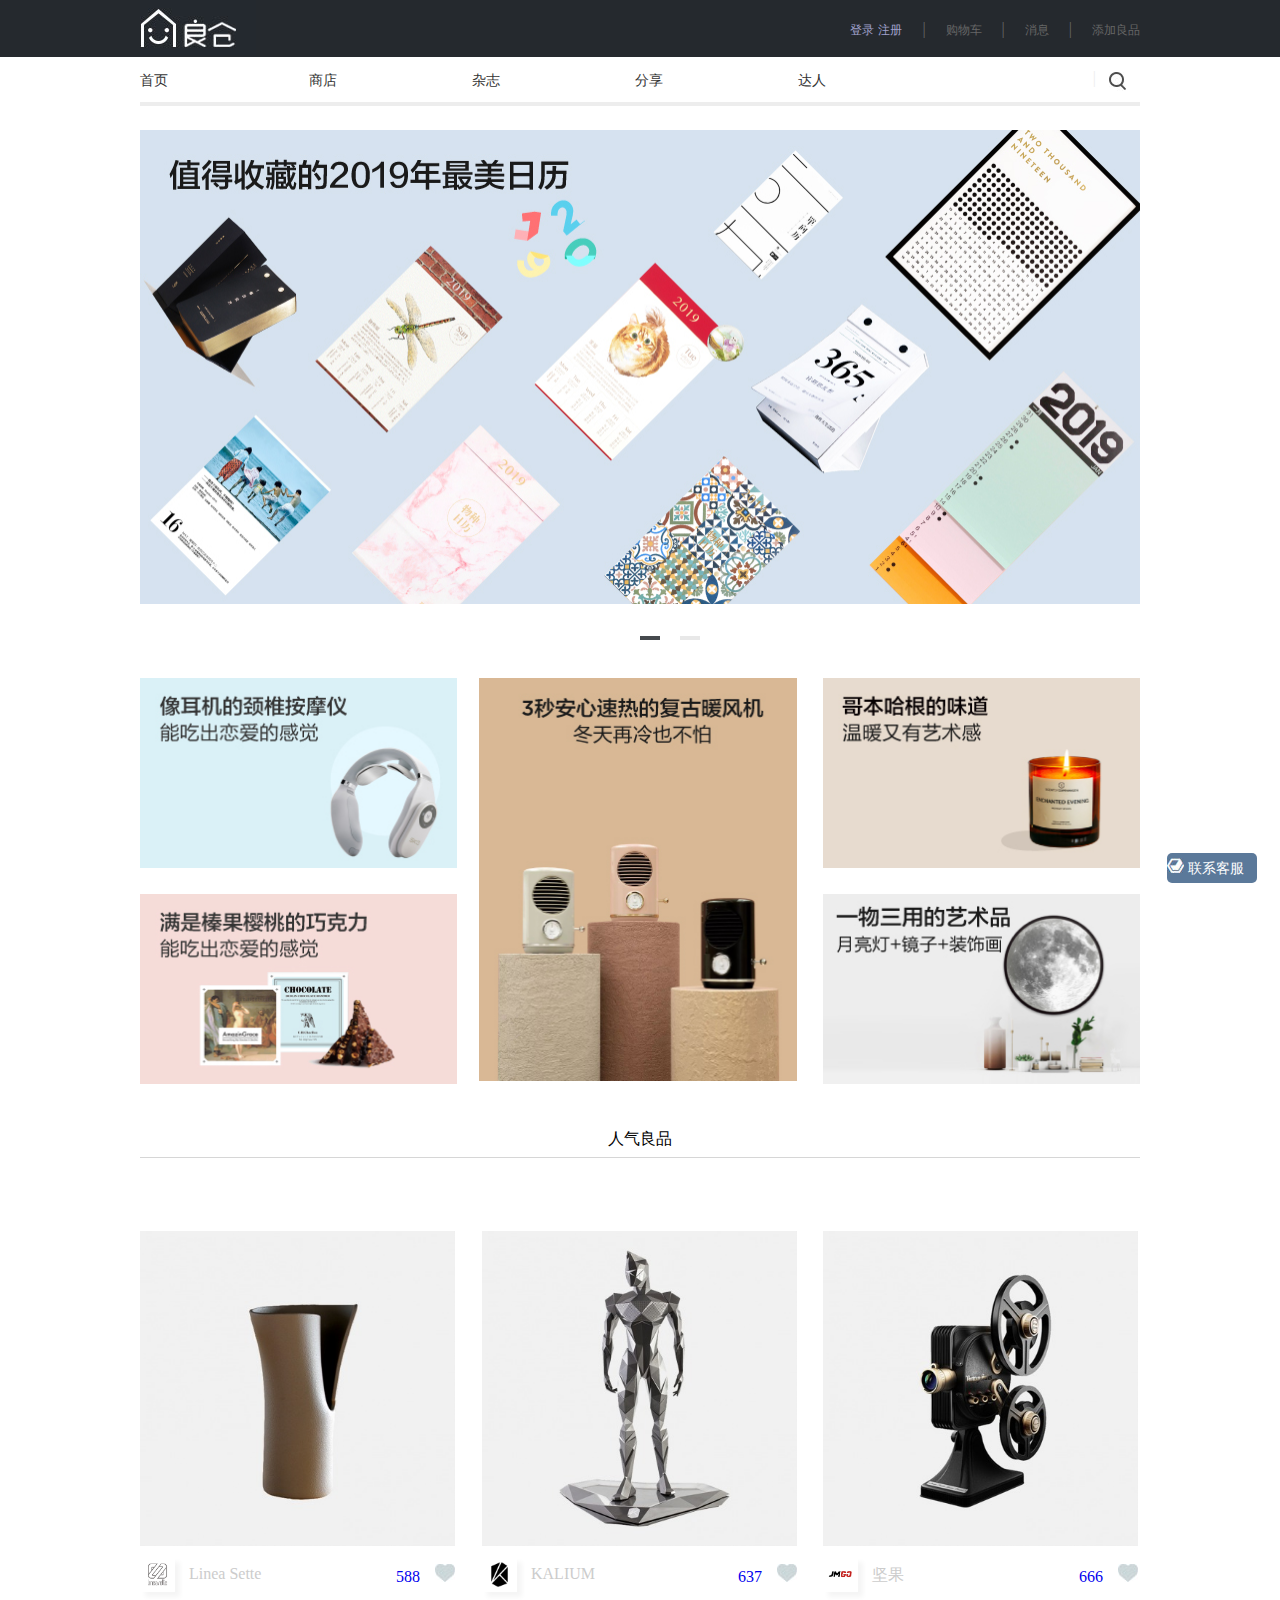
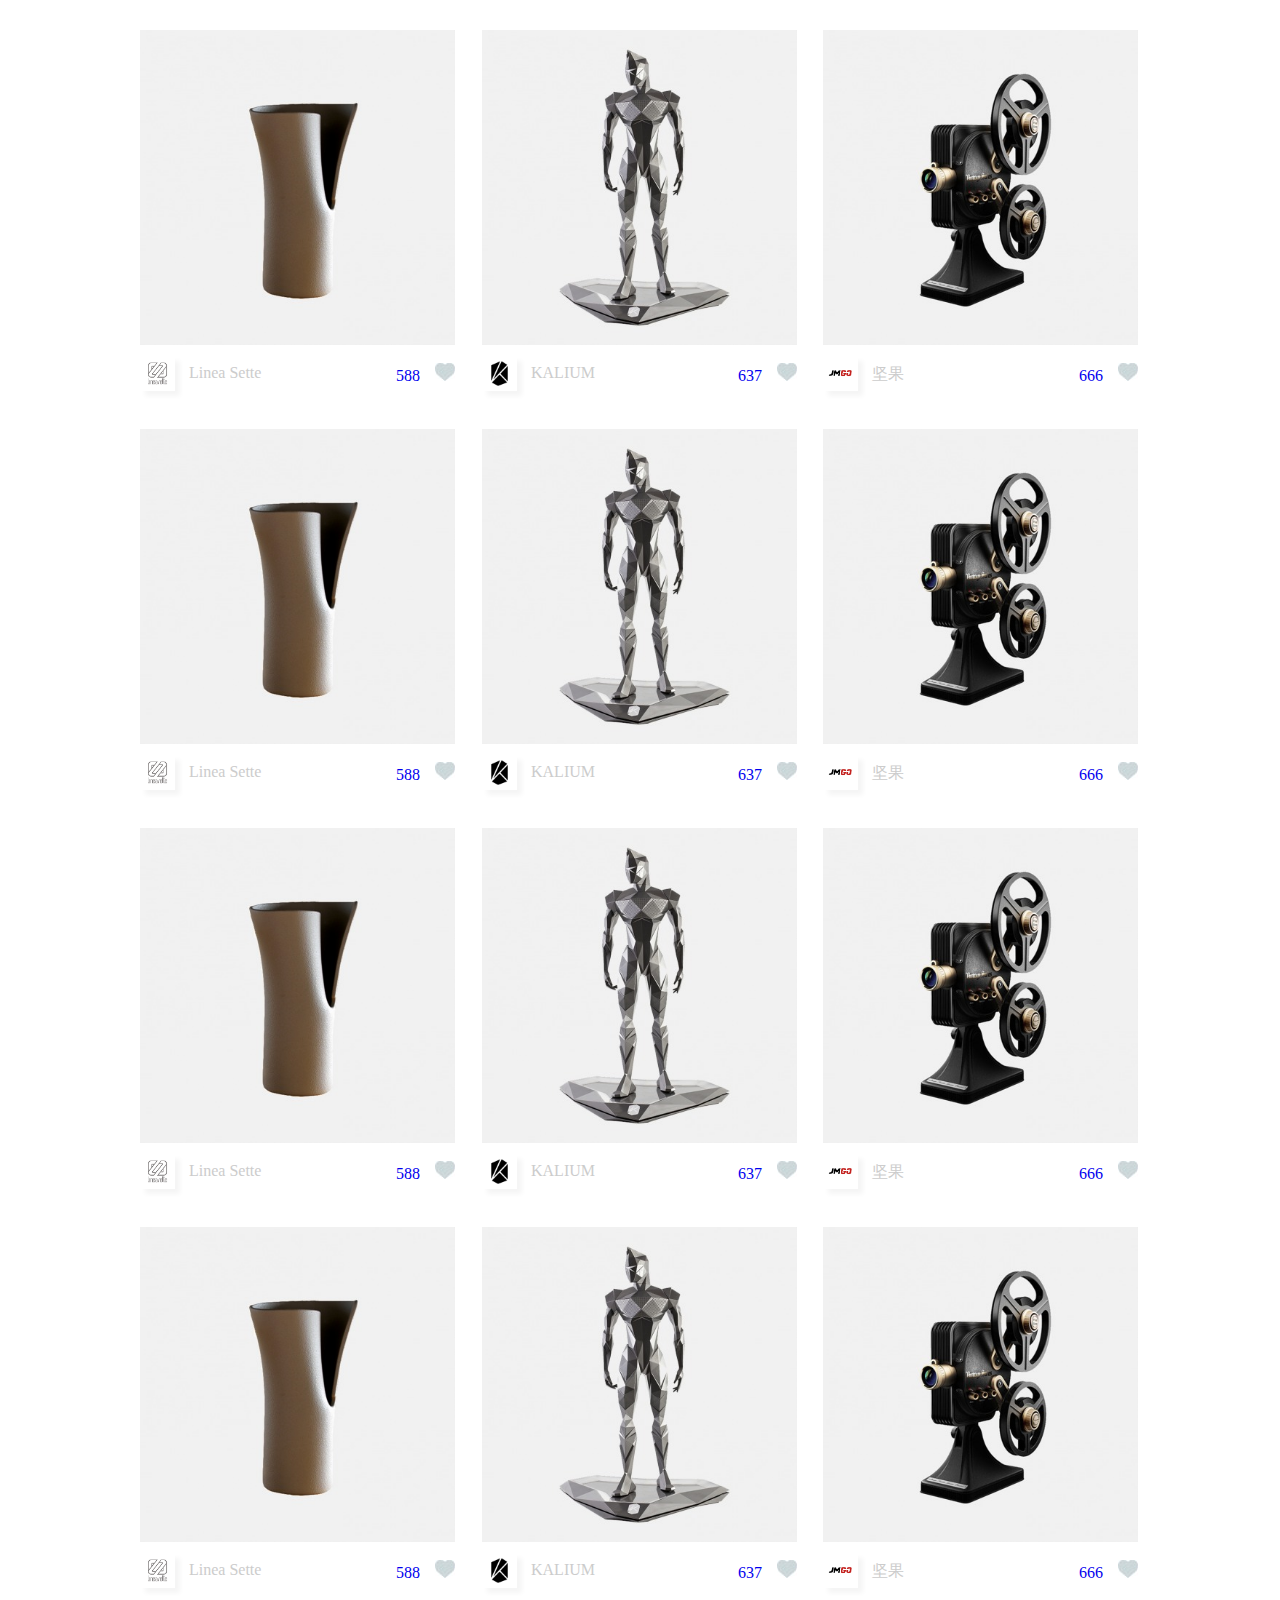
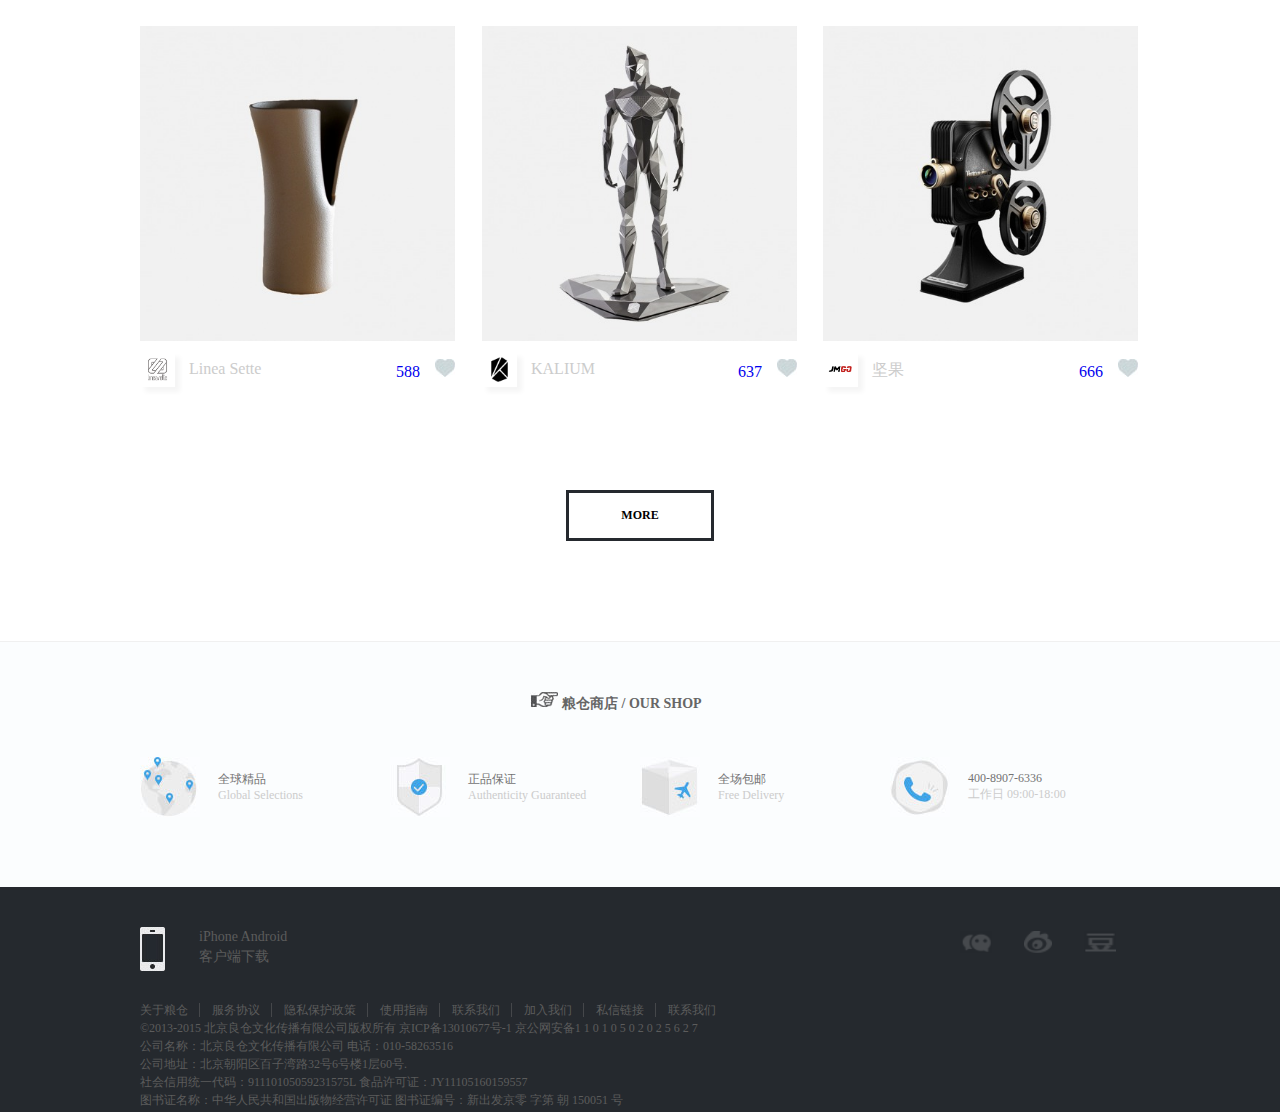
<file: index.html>
<!DOCTYPE html>
<html>
<head>
	<meta charset="UTF-8">
	<title>良仓首页</title>
	<link rel="stylesheet" type="text/css" href="css/index.css" />
</head>
<body>
<!--header-->
<header>
	<div id="header">
		<img src="img/login.jpg"/>
		<ul>
			<li class="myself">
				<a href="login.html">登录</a>
				<a href="register.html">注册</a>
				<span>|</span>
			</li>
			<a href="##" style="display:none;" class="zxxs">注销</a>
			<li><a href="#">购物车</a>
				<span>|</span>
			</li>
			<li><a href="#">消息</a>
				<span>|</span>
			</li>
			<li><a href="#">添加良品</a></li>
		</ul>
	</div>
</header>
<!--nav-->
<nav>
	<div id="nav">
		<ul class="uls1">
			<li><a href="index.html">首页</a></li>
			<li>
				<a href="indexshop.html">商店</a>
				<div class="navbox">
					<ul>
						<li>
							<a href="#">
								<img src="img/23687.png"/>
								<p>家居</p>
							</a>
						</li>
						<li>
							<a href="#">
								<img src="img/23686.png"/>
								<p>文具</p>
							</a>
						</li>
						<li>
							<a href="#">
								<img src="img/23683.png"/>
								<p>数码</p>
							</a>
						</li>
						<li>
							<a href="#">
								<img src="img/23682.png"/>
								<p>玩乐</p>
							</a>
						</li>
						<li>
							<a href="#">
								<img src="img/23684.png"/>
								<p>餐厨</p>
							</a>
						</li>
						<li>
							<a href="#">
								<img src="img/23680.png"/>
								<p>美食</p>
							</a>
						</li>
						<li>
							<a href="#">
								<img src="img/23678.png"/>
								<p>服装</p>
							</a>
						</li>
						<li>
							<a href="#">
								<img src="img/23676.png"/>
								<p>鞋包</p>
							</a>
						</li>
						<li>
							<a href="#">
								<img src="img/23675.png"/>
								<p>配饰</p>
							</a>
						</li>
						<li>
							<a href="#">
								<img src="img/23681.png"/>
								<p>美护</p>
							</a>
						</li>
						<li>
							<a href="#">
								<img src="img/23674.png"/>
								<p>出行</p>
							</a>
						</li>
						<li>
							<a href="#">
								<img src="img/23668.png"/>
								<p>图书</p>
							</a>
						</li>
						<li>
							<a href="#">
								<img src="img/23672.png"/>
								<p>艺术</p>
							</a>
						</li>
						<li>
							<a href="#">
								<img src="img/30074.png"/>
								<p>水具</p>
							</a>
						</li>
						<li>
							<a href="#">
								<img src="img/30029.png"/>
								<p>运动</p>
							</a>
						</li>
						<li>
							<a href="#">
								<img src="img/30028.png"/>
								<p>情趣</p>
							</a>
						</li>
						
					</ul>
					<div class="rightbox">
						<div class="graybox">
							<img src="img/newview.jpg"/>
						</div>
						<p>新视线：2015年7月刊</p>
					</div>
				</div>
			</li>
			<li><a href="magazine.html">杂志</a>
				<ul class="zz">
					<li><a href="#">趣物</a></li>
					<li><a href="#">数码</a></li>
					<li><a href="#">汽车</a></li>
					<li><a href="#">文化</a></li>
					<li><a href="#">时尚</a></li>
					<li><a href="#">美食</a></li>
					<li><a href="#">建筑</a></li>
					<li><a href="#">空间</a></li>
					<li><a href="#">圈子</a></li>
					<li><a href="#">清单</a></li>
					<li><a href="#">活动</a></li>
					<li><a href="#">视频</a></li>
				</ul>
			</li>
			<li>
				<a href="share.html">分享</a>
				<ul>
					<li><a href="#">男士</a></li>
					<li><a href="#">家居</a></li>
					<li><a href="#">数码</a></li>
					<li><a href="#">工具</a></li>
					<li><a href="#">玩具</a></li>
					<li><a href="#">美容</a></li>
					<li><a href="#">孩子</a></li>
					<li><a href="#">宠物</a></li>
					<li><a href="#">饮食</a></li>
					<li><a href="#">运动</a></li>
					<li><a href="#">文化</a></li>
					<li><a href="#">女士</a></li>
				</ul>
			</li>
			<li><a href="beautyman.html">达人</a></li>
		</ul>
		<img src="img/sousuo.jpg"/>
		<span>|</span>
	</div>
</nav>
 <!-- Swiper -->
 <div id="swiper">
 </div>
 <!--section-->
 <section>
 	<div id="section">
 		<div class="sleft">
 			<img src="img/section01.jpg"/>
 			<img src="img/section02.jpg"/>
 		</div>
 		<div class="scenter">
 			<img src="img/section03.jpg"/>
 		</div>
 		<div class="sright">
 			<img src="img/section04.jpg"/>
 			<img src="img/section05.jpg"/>
 		</div>
 	</div>
 	
 </section>
 <div id="sbottom">
 	<p >人气良品</p>
 </div>
 <!--manypicture-->
 <div id="manypicture">
 	<ul>
 		<li>
 			<a href="#"><img class="imgs" src="img/many1.jpg"/><span>
 				<p>￥1090.00</p>
 				<p>意大利简约手法做瓶 | 2款可选 风格...</p>
 				<p>2款可选，风格独具的好设计，现代设计感与</p>
 				<p>传统瓷器的完美结合，意大利原装...</p>
 			</span></a>
 			<div class="pict">
 				<img src="img/many1.1.jpg"/>
 				<p>Linea Sette</p>
	 			<a href="#">
	 				<span>588</span>
	 				<img src="img/many4.jpg"/>
	 			</a>
 			</div>
 		</li>
 		<li>
 			<a href="#"><img class="imgs" src="img/many2.jpg"/><span>
 				<p>￥2380.00</p>
 				<p>Sound Heroes蓝牙音箱 | 环绕立体...</p>
 				<p>环绕立体声，独特造型设计，多款底座光调节</p>
 				<p>气氛，未来感十足...</p>
 			</span></a>
 			<div class="pict">
 				<img src="img/many2.1.jpg"/>
 				<p>KALIUM</p>
	 			<a href="#">
	 				<span>637</span>
	 				<img src="img/many4.jpg"/>
	 			</a>
 			</div>
 		</li>
 		<li>
 			<a href="#"><img class="imgs" src="img/many3.jpg"/><span>
 				<p>￥9999.00</p>
 				<p>传统与时尚 典藏级投影仪 | 奢华高贵</p>
 				<p>典藏级复古放映机致敬匠心，可手动把玩的大</p>
 				<p>玩具...</p>
 			</span></a>
 			<div class="pict">
 				<img src="img/many3.1.jpg"/>
 				<p>坚果</p>
 				<a href="#">
	 				<span>666</span>
	 				<img src="img/many4.jpg"/>
 				</a>
 			</div>
 		</li>
 	</ul>
 	<ul>
 		<li>
 			<a href="#"><img class="imgs" src="img/many1.jpg"/><span>
 				<p>￥1090.00</p>
 				<p>意大利简约手法做瓶 | 2款可选 风格...</p>
 				<p>2款可选，风格独具的好设计，现代设计感与</p>
 				<p>传统瓷器的完美结合，意大利原装...</p>
 			</span></a>
 			<div class="pict">
 				<img src="img/many1.1.jpg"/>
 				<p>Linea Sette</p>
	 			<a href="#">
	 				<span>588</span>
	 				<img src="img/many4.jpg"/>
	 			</a>
 			</div>
 		</li>
 		<li>
 			<a href="#"><img class="imgs" src="img/many2.jpg"/><span>
 				<p>￥2380.00</p>
 				<p>Sound Heroes蓝牙音箱 | 环绕立体...</p>
 				<p>环绕立体声，独特造型设计，多款底座光调节</p>
 				<p>气氛，未来感十足...</p>
 			</span></a>
 			<div class="pict">
 				<img src="img/many2.1.jpg"/>
 				<p>KALIUM</p>
	 			<a href="#">
	 				<span>637</span>
	 				<img src="img/many4.jpg"/>
	 			</a>
 			</div>
 		</li>
 		<li>
 			<a href="#"><img class="imgs" src="img/many3.jpg"/><span>
 				<p>￥9999.00</p>
 				<p>传统与时尚 典藏级投影仪 | 奢华高贵</p>
 				<p>典藏级复古放映机致敬匠心，可手动把玩的大</p>
 				<p>玩具...</p>
 			</span></a>
 			<div class="pict">
 				<img src="img/many3.1.jpg"/>
 				<p>坚果</p>
 				<a href="#">
	 				<span>666</span>
	 				<img src="img/many4.jpg"/>
 				</a>
 			</div>
 		</li>
 	</ul>
 	<ul>
 		<li>
 			<a href="#"><img class="imgs" src="img/many1.jpg"/><span>
 				<p>￥1090.00</p>
 				<p>意大利简约手法做瓶 | 2款可选 风格...</p>
 				<p>2款可选，风格独具的好设计，现代设计感与</p>
 				<p>传统瓷器的完美结合，意大利原装...</p>
 			</span></a>
 			<div class="pict">
 				<img src="img/many1.1.jpg"/>
 				<p>Linea Sette</p>
	 			<a href="#">
	 				<span>588</span>
	 				<img src="img/many4.jpg"/>
	 			</a>
 			</div>
 		</li>
 		<li>
 			<a href="#"><img class="imgs" src="img/many2.jpg"/><span>
 				<p>￥2380.00</p>
 				<p>Sound Heroes蓝牙音箱 | 环绕立体...</p>
 				<p>环绕立体声，独特造型设计，多款底座光调节</p>
 				<p>气氛，未来感十足...</p>
 			</span></a>
 			<div class="pict">
 				<img src="img/many2.1.jpg"/>
 				<p>KALIUM</p>
	 			<a href="#">
	 				<span>637</span>
	 				<img src="img/many4.jpg"/>
	 			</a>
 			</div>
 		</li>
 		<li>
 			<a href="#"><img class="imgs" src="img/many3.jpg"/><span>
 				<p>￥9999.00</p>
 				<p>传统与时尚 典藏级投影仪 | 奢华高贵</p>
 				<p>典藏级复古放映机致敬匠心，可手动把玩的大</p>
 				<p>玩具...</p>
 			</span></a>
 			<div class="pict">
 				<img src="img/many3.1.jpg"/>
 				<p>坚果</p>
 				<a href="#">
	 				<span>666</span>
	 				<img src="img/many4.jpg"/>
 				</a>
 			</div>
 		</li>
 	</ul>
 	<ul>
 		<li>
 			<a href="#"><img class="imgs" src="img/many1.jpg"/><span>
 				<p>￥1090.00</p>
 				<p>意大利简约手法做瓶 | 2款可选 风格...</p>
 				<p>2款可选，风格独具的好设计，现代设计感与</p>
 				<p>传统瓷器的完美结合，意大利原装...</p>
 			</span></a>
 			<div class="pict">
 				<img src="img/many1.1.jpg"/>
 				<p>Linea Sette</p>
	 			<a href="#">
	 				<span>588</span>
	 				<img src="img/many4.jpg"/>
	 			</a>
 			</div>
 		</li>
 		<li>
 			<a href="#"><img class="imgs" src="img/many2.jpg"/><span>
 				<p>￥2380.00</p>
 				<p>Sound Heroes蓝牙音箱 | 环绕立体...</p>
 				<p>环绕立体声，独特造型设计，多款底座光调节</p>
 				<p>气氛，未来感十足...</p>
 			</span></a>
 			<div class="pict">
 				<img src="img/many2.1.jpg"/>
 				<p>KALIUM</p>
	 			<a href="#">
	 				<span>637</span>
	 				<img src="img/many4.jpg"/>
	 			</a>
 			</div>
 		</li>
 		<li>
 			<a href="#"><img class="imgs" src="img/many3.jpg"/><span>
 				<p>￥9999.00</p>
 				<p>传统与时尚 典藏级投影仪 | 奢华高贵</p>
 				<p>典藏级复古放映机致敬匠心，可手动把玩的大</p>
 				<p>玩具...</p>
 			</span></a>
 			<div class="pict">
 				<img src="img/many3.1.jpg"/>
 				<p>坚果</p>
 				<a href="#">
	 				<span>666</span>
	 				<img src="img/many4.jpg"/>
 				</a>
 			</div>
 		</li>
 	</ul>
 	<ul>
 		<li>
 			<a href="#"><img class="imgs" src="img/many1.jpg"/><span>
 				<p>￥1090.00</p>
 				<p>意大利简约手法做瓶 | 2款可选 风格...</p>
 				<p>2款可选，风格独具的好设计，现代设计感与</p>
 				<p>传统瓷器的完美结合，意大利原装...</p>
 			</span></a>
 			<div class="pict">
 				<img src="img/many1.1.jpg"/>
 				<p>Linea Sette</p>
	 			<a href="#">
	 				<span>588</span>
	 				<img src="img/many4.jpg"/>
	 			</a>
 			</div>
 		</li>
 		<li>
 			<a href="#"><img class="imgs" src="img/many2.jpg"/><span>
 				<p>￥2380.00</p>
 				<p>Sound Heroes蓝牙音箱 | 环绕立体...</p>
 				<p>环绕立体声，独特造型设计，多款底座光调节</p>
 				<p>气氛，未来感十足...</p>
 			</span></a>
 			<div class="pict">
 				<img src="img/many2.1.jpg"/>
 				<p>KALIUM</p>
	 			<a href="#">
	 				<span>637</span>
	 				<img src="img/many4.jpg"/>
	 			</a>
 			</div>
 		</li>
 		<li>
 			<a href="#"><img class="imgs" src="img/many3.jpg"/><span>
 				<p>￥9999.00</p>
 				<p>传统与时尚 典藏级投影仪 | 奢华高贵</p>
 				<p>典藏级复古放映机致敬匠心，可手动把玩的大</p>
 				<p>玩具...</p>
 			</span></a>
 			<div class="pict">
 				<img src="img/many3.1.jpg"/>
 				<p>坚果</p>
 				<a href="#">
	 				<span>666</span>
	 				<img src="img/many4.jpg"/>
 				</a>
 			</div>
 		</li>
 	</ul>
 	<ul>
 		<li>
 			<a href="#"><img class="imgs" src="img/many1.jpg"/><span>
 				<p>￥1090.00</p>
 				<p>意大利简约手法做瓶 | 2款可选 风格...</p>
 				<p>2款可选，风格独具的好设计，现代设计感与</p>
 				<p>传统瓷器的完美结合，意大利原装...</p>
 			</span></a>
 			<div class="pict">
 				<img src="img/many1.1.jpg"/>
 				<p>Linea Sette</p>
	 			<a href="#">
	 				<span>588</span>
	 				<img src="img/many4.jpg"/>
	 			</a>
 			</div>
 		</li>
 		<li>
 			<a href="#"><img class="imgs" src="img/many2.jpg"/><span>
 				<p>￥2380.00</p>
 				<p>Sound Heroes蓝牙音箱 | 环绕立体...</p>
 				<p>环绕立体声，独特造型设计，多款底座光调节</p>
 				<p>气氛，未来感十足...</p>
 			</span></a>
 			<div class="pict">
 				<img src="img/many2.1.jpg"/>
 				<p>KALIUM</p>
	 			<a href="#">
	 				<span>637</span>
	 				<img src="img/many4.jpg"/>
	 			</a>
 			</div>
 		</li>
 		<li>
 			<a href="#"><img class="imgs" src="img/many3.jpg"/><span>
 				<p>￥9999.00</p>
 				<p>传统与时尚 典藏级投影仪 | 奢华高贵</p>
 				<p>典藏级复古放映机致敬匠心，可手动把玩的大</p>
 				<p>玩具...</p>
 			</span></a>
 			<div class="pict">
 				<img src="img/many3.1.jpg"/>
 				<p>坚果</p>
 				<a href="#">
	 				<span>666</span>
	 				<img src="img/many4.jpg"/>
 				</a>
 			</div>
 		</li>
 	</ul>
 </div>
	<div id="MORE">
		<p>MORE</p>
	</div>

<!--ourshop-->
<div id="our">
	<div class="shop">
		<div class=shtop>
			<img src="img/hand.jpg"/>
			<span>粮仓商店 / OUR SHOP</span>
		</div>
		<ul class="shbottom">
			<li>
				<img src="img/shop1.jpg"/>
				<div class="sh2">
					<p>全球精品</p>
					<p>
						Global Selections
					</p>
				</div>
			</li>
			<li>
				<img src="img/shop2.jpg"/>
				<div class="sh2">
					<p>正品保证</p>
					<p>
						Authenticity Guaranteed
					</p>
				</div>
			</li>
			<li>
				<img src="img/shop3.jpg"/>
				<div class="sh2">
					<p>全场包邮</p>
					<p>
						Free Delivery
					</p>
				</div>
			</li>
			<li>
				<img src="img/shop4.jpg"/>
				<div class="sh2">
					<p>400-8907-6336</p>
					<p>
					工作日 09:00-18:00
					</p>
				</div>
			</li>
		</ul>
	</div>
</div>
<!--footer-->
<footer>
	<div id="footers">
		<div class="foot-left">
			<div class="leftT">
				<img src="img/phone.jpg"/>
				<div class="leftT1">
					<p>iPhone Android</p>
					<p>客户端下载</p>
				</div>
			</div>
			<div class="leftB">
				<p>
					<a href="#">关于粮仓</a>
					<a href="#">服务协议</a>
					<a href="#">隐私保护政策</a>
					<a href="#">使用指南</a>
					<a href="#">联系我们</a>
					<a href="#">加入我们</a>
					<a href="#">私信链接</a>
					<a href="#">联系我们</a>
				</p>
				<p>&copy;2013-2015 北京良仓文化传播有限公司版权所有 京ICP备13010677号-1 京公网安备1 1 0 1 0 5 0 2 0 2 5 6 2 7</p>
				<p>  公司名称：北京良仓文化传播有限公司  电话：010-58263516</p>
				<p>  公司地址：北京朝阳区百子湾路32号6号楼1层60号.</p>
				<p>  社会信用统一代码：91110105059231575L  食品许可证：JY11105160159557 </p>
				<p>  图书证名称：中华人民共和国出版物经营许可证  图书证编号：新出发京零 字第 朝 150051 号  </p>
			</div>
		</div>
		<div class="foot-right">
			<img src="img/small1.png"/>
			<img src="img/small2.png"/>
			<img src="img/small3.png"/>
		</div>
	</div>
</footer>
<div id="aside">
	<a href="#">
	<img src="img/cube.jpg"/>
	<span>联系客服</span>
	</a>
</div>
<a id="aside2">
	<span></span>
</a>
</body>
</html>
<script type="text/javascript" src="js/slider.js"></script>
<script type="text/javascript" src="js/jquery-1.10.2.min.js"></script>
<script type="text/javascript" src="js/move1808.js"></script>
<script type="text/javascript">
function qw(str){//#box .cls  p
	if(str.charAt(0)=="#"){
		return document.getElementById(str.substring(1));
	}else if(str.charAt(0)=="."){
		return document.getElementsByClassName(str.substring(1));
	}else{
		return document.getElementsByTagName(str);
	}
}
	window.onload=function(){
		let s1=new Slider02({
			boxDom:qw("#swiper"),
			width:1000,
			height:474,
			imgs:["img/slider1-1.jpg","img/slider1-2.jpg"],
			btnColor:"#e8e8e8",
			btnHighColor:"#45494d",
			btnWidth:20,
			btnHeight:4,
			isCircle:false,
			timeSpace:2000
		});
	}
	
	
$('#aside2').hide();
$(document).scroll(function(){
		if($(this).scrollTop() > 200){
			$('#aside2').fadeIn();
		}else{
			$('#aside2').fadeOut();
		}
	})
$('#aside2').click(function(){
	$("html,body").animate({"scrollTop":0},800);
});


	//获取cookie函数
	function getCookie (cname) {//获取cookie函数
		var cname=cname+'=';
		var arr=document.cookie.split(';');
		for(var i in arr){
			var c=arr[i].trim();
			if(c.indexOf(cname)!=-1){
				return c.substring(cname.length)
			}
		}
		return '';
	}
	if(getCookie('ipone')!==''){
		$('.myself').html('<a href="##"  class="zx">ilc#'+getCookie('ipone')+'</a>');
	}
	
	$('.zx').mouseover(function(){
		$('.zxxs').css('display','block');
		$(this).mouseout(function(){
			$('.zxxs').css('display','none');
		});
	});
</script>
</file>
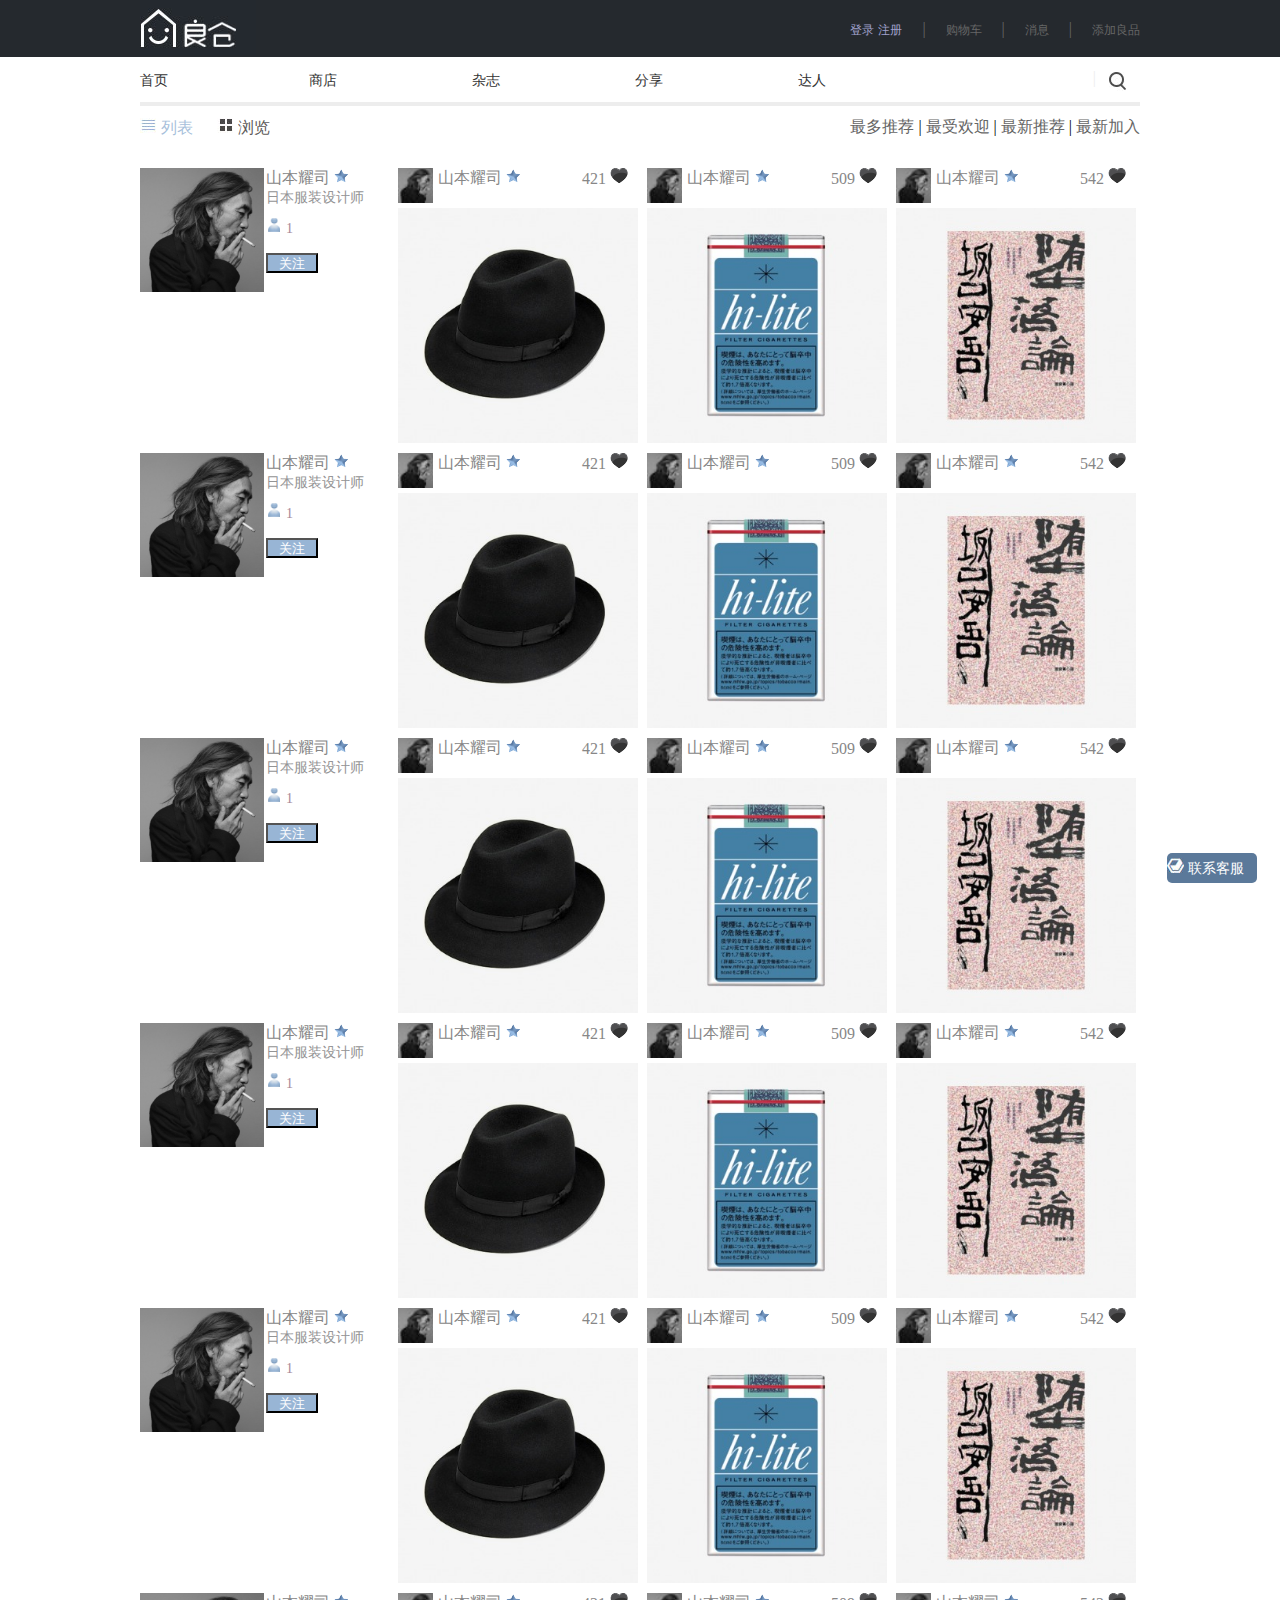
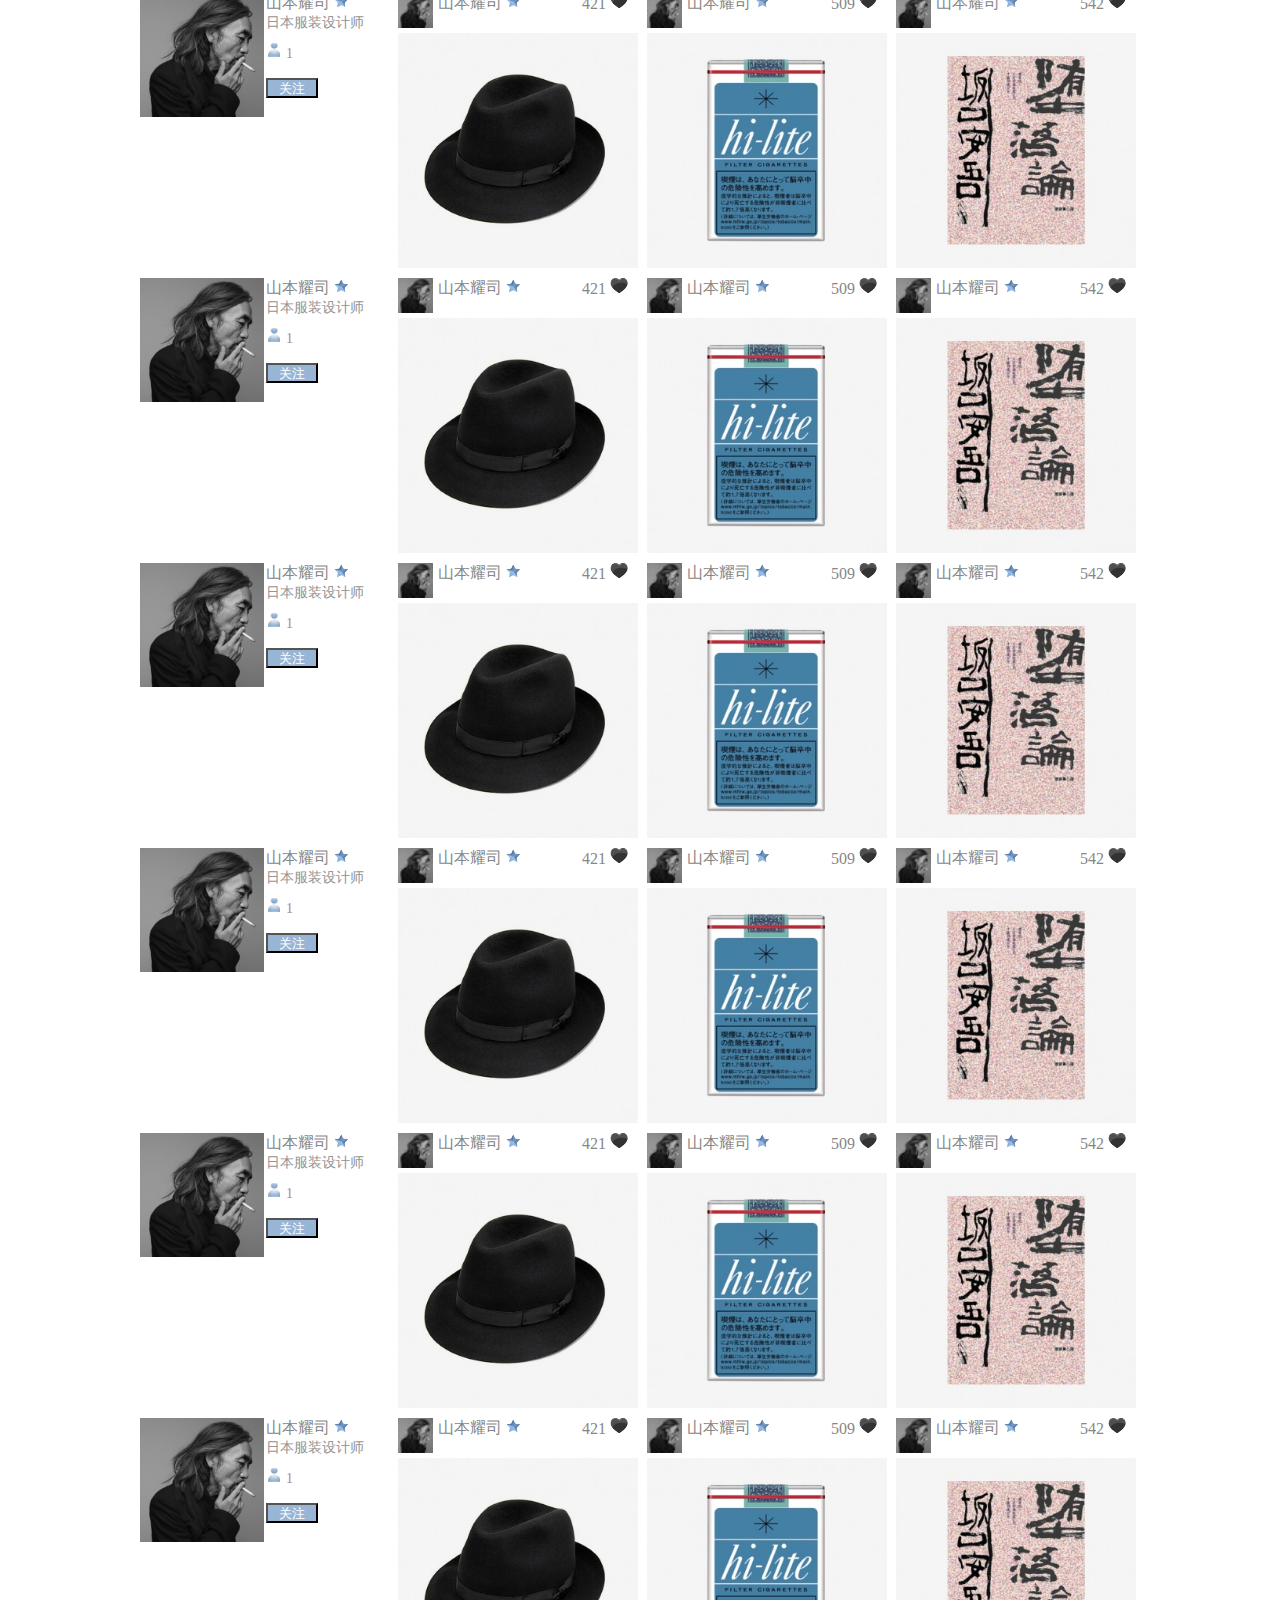
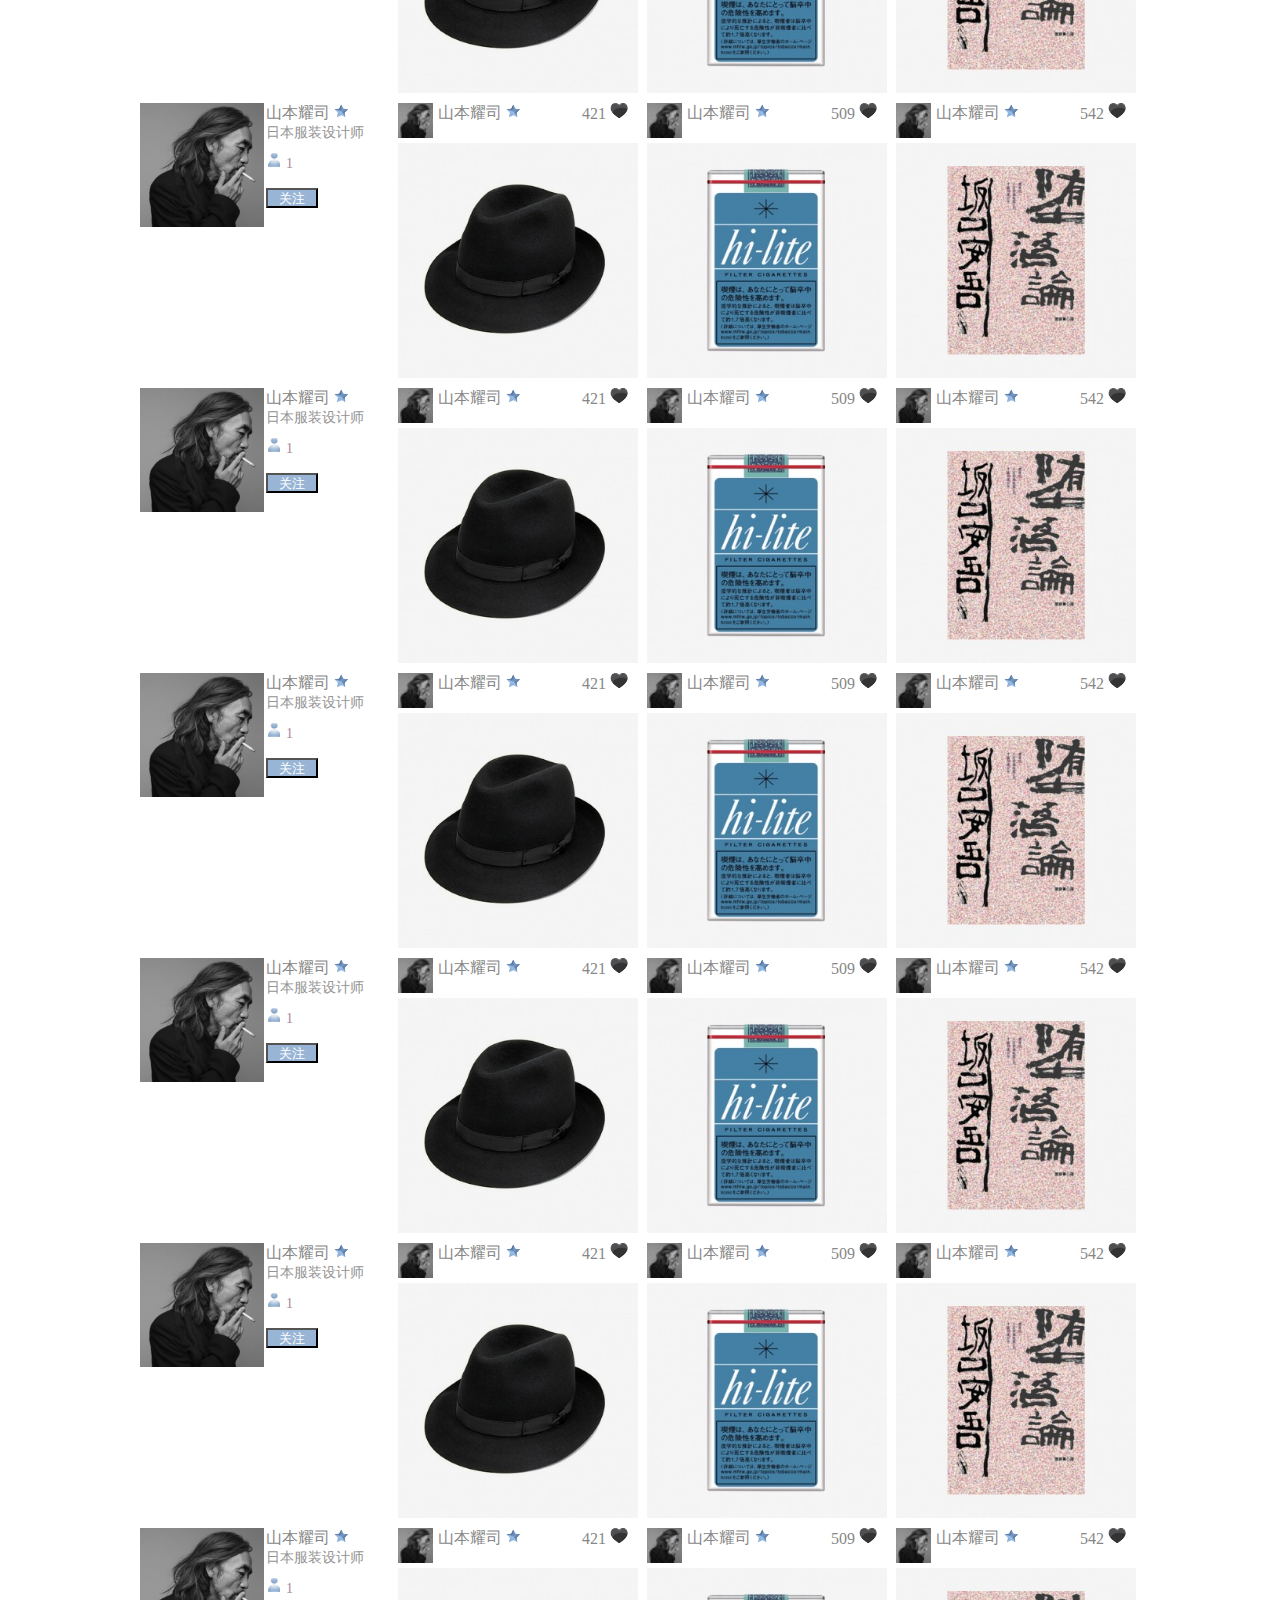
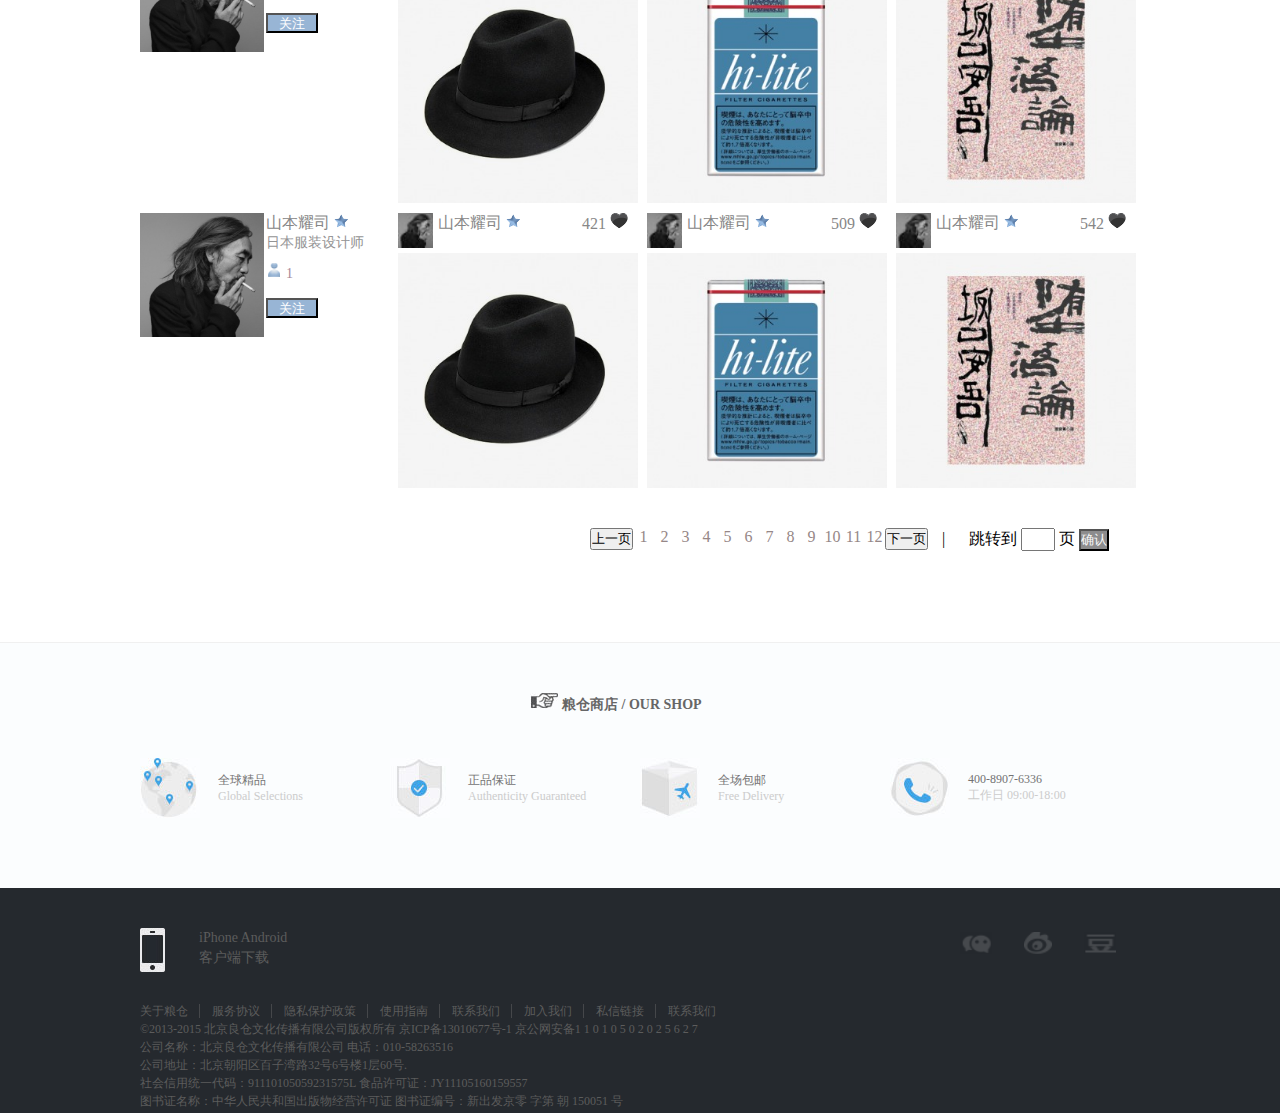
<file: beautyman.html>
<!DOCTYPE html>
<html>
	<head>
		<meta charset="UTF-8">
		<title>良仓达人</title>
		<link rel="stylesheet" sype="text/css" href="css/beautyman.css" />
	</head>
	<body>
<!--header-->
<header>
	<div id="header">
		<img src="img/login.jpg"/>
		<ul>
			<li>
				<a href="login.html">登录</a>
				<a href="register.html">注册</a>
				<span>|</span>
			</li>
			<li><a href="#">购物车</a>
				<span>|</span>
			</li>
			<li><a href="#">消息</a>
				<span>|</span>
			</li>
			<li><a href="#">添加良品</a></li>
		</ul>
	</div>
</header>
<!--nav-->
<nav>
	<div id="nav">
		<ul class="uls1">
			<li><a href="index.html">首页</a></li>
			<li>
				<a href="indexshop.html">商店</a>
				<div class="navbox">
					<ul>
						<li>
							<a href="#">
								<img src="img/23687.png"/>
								<p>家居</p>
							</a>
						</li>
						<li>
							<a href="#">
								<img src="img/23686.png"/>
								<p>文具</p>
							</a>
						</li>
						<li>
							<a href="#">
								<img src="img/23683.png"/>
								<p>数码</p>
							</a>
						</li>
						<li>
							<a href="#">
								<img src="img/23682.png"/>
								<p>玩乐</p>
							</a>
						</li>
						<li>
							<a href="#">
								<img src="img/23684.png"/>
								<p>餐厨</p>
							</a>
						</li>
						<li>
							<a href="#">
								<img src="img/23680.png"/>
								<p>美食</p>
							</a>
						</li>
						<li>
							<a href="#">
								<img src="img/23678.png"/>
								<p>服装</p>
							</a>
						</li>
						<li>
							<a href="#">
								<img src="img/23676.png"/>
								<p>鞋包</p>
							</a>
						</li>
						<li>
							<a href="#">
								<img src="img/23675.png"/>
								<p>配饰</p>
							</a>
						</li>
						<li>
							<a href="#">
								<img src="img/23681.png"/>
								<p>美护</p>
							</a>
						</li>
						<li>
							<a href="#">
								<img src="img/23674.png"/>
								<p>出行</p>
							</a>
						</li>
						<li>
							<a href="#">
								<img src="img/23668.png"/>
								<p>图书</p>
							</a>
						</li>
						<li>
							<a href="#">
								<img src="img/23672.png"/>
								<p>艺术</p>
							</a>
						</li>
						<li>
							<a href="#">
								<img src="img/30074.png"/>
								<p>水具</p>
							</a>
						</li>
						<li>
							<a href="#">
								<img src="img/30029.png"/>
								<p>运动</p>
							</a>
						</li>
						<li>
							<a href="#">
								<img src="img/30028.png"/>
								<p>情趣</p>
							</a>
						</li>
						
					</ul>
					<div class="rightbox">
						<div class="graybox">
							<img src="img/newview.jpg"/>
						</div>
						<p>新视线：2015年7月刊</p>
					</div>
				</div>
			</li>
			<li><a href="magazine.html">杂志</a>
				<ul class="zz">
					<li><a href="#">趣物</a></li>
					<li><a href="#">数码</a></li>
					<li><a href="#">汽车</a></li>
					<li><a href="#">文化</a></li>
					<li><a href="#">时尚</a></li>
					<li><a href="#">美食</a></li>
					<li><a href="#">建筑</a></li>
					<li><a href="#">空间</a></li>
					<li><a href="#">圈子</a></li>
					<li><a href="#">清单</a></li>
					<li><a href="#">活动</a></li>
					<li><a href="#">视频</a></li>
				</ul>
			</li>
			<li>
				<a href="share.html">分享</a>
				<ul>
					<li><a href="#">男士</a></li>
					<li><a href="#">家居</a></li>
					<li><a href="#">数码</a></li>
					<li><a href="#">工具</a></li>
					<li><a href="#">玩具</a></li>
					<li><a href="#">美容</a></li>
					<li><a href="#">孩子</a></li>
					<li><a href="#">宠物</a></li>
					<li><a href="#">饮食</a></li>
					<li><a href="#">运动</a></li>
					<li><a href="#">文化</a></li>
					<li><a href="#">女士</a></li>
				</ul>
			</li>
			<li><a href="beautyman.html">达人</a></li>
		</ul>
		<img src="img/sousuo.jpg"/>
		<span>|</span>
	</div>
</nav>
<!--listes-->
<div id="listes">
	<div class="listleft">
		<a href="#">
			<img src="img/listes1.jpg"/>
			<span>列表</span>
		</a>
		<a href="#">
			<img src="img/listes2.jpg"/>
			<span>浏览</span>
		</a>
	</div>
	<div class="listright">
		<a href="#">最多推荐</a> | 
		<a href="#">最受欢迎</a> | 
		<a href="#">最新推荐</a> | 
		<a href="#">最新加入</a>
	</div>
</div>
<!--introduce-->
<div id="introduce">
	<div class="introducele">
		<div class="topInfo">
			<a href="#">
				<img src="img/person (2).jpg"/>
			</a>
			<div class="toprig">
				<p>
					<a href="#">山本耀司</a>
					<img src="img/heart (2).png" />
				</p>
				<p>日本服装设计师</p>
				<p>
					<img src="img/person (1).png"/>
					<span>1</span>
				</p>
				<input type="button" value="关注"/>
			</div>
		</div>
	</div>
	<ul class="introduceri">
		<li>
			<div class="upInfo">
				<img src="img/person (1).jpg"/>
				<div class="lefth">
					<a href="#">山本耀司</a>
					<img src="img/heart (2).png"/>
				</div>
				<a href="#">
					<span>421</span>
					<img src="img/heart (1).png"/>
				</a>
			</div>
			<a href="#"><img src="img/person (5).jpg"/></a>
		</li>
		<li>
			<div class="upInfo">
				<img src="img/person (1).jpg"/>
				<div class="lefth">
					<a href="#">山本耀司</a>
					<img src="img/heart (2).png"/>
				</div>
				<a href="#">
					<span>509</span>
					<img src="img/heart (1).png"/>
				</a>
			</div>
			<a href="#"><img src="img/person (4).jpg"/></a>
		</li>
		<li>
			<div class="upInfo">
				<img src="img/person (1).jpg"/>
				<div class="lefth">
					<a href="#">山本耀司</a>
					<img src="img/heart (2).png"/>
				</div>
				<a href="#">
					<span>542</span>
					<img src="img/heart (1).png"/>
				</a>
			</div>
			<a href="#"><img src="img/person (3).jpg"/></a>
		</li>
	</ul>
</div>
<!--introduce-->
<div id="introduce">
	<div class="introducele">
		<div class="topInfo">
			<a href="#">
				<img src="img/person (2).jpg"/>
			</a>
			<div class="toprig">
				<p>
					<a href="#">山本耀司</a>
					<img src="img/heart (2).png" />
				</p>
				<p>日本服装设计师</p>
				<p>
					<img src="img/person (1).png"/>
					<span>1</span>
				</p>
				<input type="button" value="关注"/>
			</div>
		</div>
	</div>
	<ul class="introduceri">
		<li>
			<div class="upInfo">
				<img src="img/person (1).jpg"/>
				<div class="lefth">
					<a href="#">山本耀司</a>
					<img src="img/heart (2).png"/>
				</div>
				<a href="#">
					<span>421</span>
					<img src="img/heart (1).png"/>
				</a>
			</div>
			<a href="#"><img src="img/person (5).jpg"/></a>
		</li>
		<li>
			<div class="upInfo">
				<img src="img/person (1).jpg"/>
				<div class="lefth">
					<a href="#">山本耀司</a>
					<img src="img/heart (2).png"/>
				</div>
				<a href="#">
					<span>509</span>
					<img src="img/heart (1).png"/>
				</a>
			</div>
			<a href="#"><img src="img/person (4).jpg"/></a>
		</li>
		<li>
			<div class="upInfo">
				<img src="img/person (1).jpg"/>
				<div class="lefth">
					<a href="#">山本耀司</a>
					<img src="img/heart (2).png"/>
				</div>
				<a href="#">
					<span>542</span>
					<img src="img/heart (1).png"/>
				</a>
			</div>
			<a href="#"><img src="img/person (3).jpg"/></a>
		</li>
	</ul>
</div>
<!--introduce-->
<div id="introduce">
	<div class="introducele">
		<div class="topInfo">
			<a href="#">
				<img src="img/person (2).jpg"/>
			</a>
			<div class="toprig">
				<p>
					<a href="#">山本耀司</a>
					<img src="img/heart (2).png" />
				</p>
				<p>日本服装设计师</p>
				<p>
					<img src="img/person (1).png"/>
					<span>1</span>
				</p>
				<input type="button" value="关注"/>
			</div>
		</div>
	</div>
	<ul class="introduceri">
		<li>
			<div class="upInfo">
				<img src="img/person (1).jpg"/>
				<div class="lefth">
					<a href="#">山本耀司</a>
					<img src="img/heart (2).png"/>
				</div>
				<a href="#">
					<span>421</span>
					<img src="img/heart (1).png"/>
				</a>
			</div>
			<a href="#"><img src="img/person (5).jpg"/></a>
		</li>
		<li>
			<div class="upInfo">
				<img src="img/person (1).jpg"/>
				<div class="lefth">
					<a href="#">山本耀司</a>
					<img src="img/heart (2).png"/>
				</div>
				<a href="#">
					<span>509</span>
					<img src="img/heart (1).png"/>
				</a>
			</div>
			<a href="#"><img src="img/person (4).jpg"/></a>
		</li>
		<li>
			<div class="upInfo">
				<img src="img/person (1).jpg"/>
				<div class="lefth">
					<a href="#">山本耀司</a>
					<img src="img/heart (2).png"/>
				</div>
				<a href="#">
					<span>542</span>
					<img src="img/heart (1).png"/>
				</a>
			</div>
			<a href="#"><img src="img/person (3).jpg"/></a>
		</li>
	</ul>
</div>
<!--introduce-->
<div id="introduce">
	<div class="introducele">
		<div class="topInfo">
			<a href="#">
				<img src="img/person (2).jpg"/>
			</a>
			<div class="toprig">
				<p>
					<a href="#">山本耀司</a>
					<img src="img/heart (2).png" />
				</p>
				<p>日本服装设计师</p>
				<p>
					<img src="img/person (1).png"/>
					<span>1</span>
				</p>
				<input type="button" value="关注"/>
			</div>
		</div>
	</div>
	<ul class="introduceri">
		<li>
			<div class="upInfo">
				<img src="img/person (1).jpg"/>
				<div class="lefth">
					<a href="#">山本耀司</a>
					<img src="img/heart (2).png"/>
				</div>
				<a href="#">
					<span>421</span>
					<img src="img/heart (1).png"/>
				</a>
			</div>
			<a href="#"><img src="img/person (5).jpg"/></a>
		</li>
		<li>
			<div class="upInfo">
				<img src="img/person (1).jpg"/>
				<div class="lefth">
					<a href="#">山本耀司</a>
					<img src="img/heart (2).png"/>
				</div>
				<a href="#">
					<span>509</span>
					<img src="img/heart (1).png"/>
				</a>
			</div>
			<a href="#"><img src="img/person (4).jpg"/></a>
		</li>
		<li>
			<div class="upInfo">
				<img src="img/person (1).jpg"/>
				<div class="lefth">
					<a href="#">山本耀司</a>
					<img src="img/heart (2).png"/>
				</div>
				<a href="#">
					<span>542</span>
					<img src="img/heart (1).png"/>
				</a>
			</div>
			<a href="#"><img src="img/person (3).jpg"/></a>
		</li>
	</ul>
</div>
<!--introduce-->
<div id="introduce">
	<div class="introducele">
		<div class="topInfo">
			<a href="#">
				<img src="img/person (2).jpg"/>
			</a>
			<div class="toprig">
				<p>
					<a href="#">山本耀司</a>
					<img src="img/heart (2).png" />
				</p>
				<p>日本服装设计师</p>
				<p>
					<img src="img/person (1).png"/>
					<span>1</span>
				</p>
				<input type="button" value="关注"/>
			</div>
		</div>
	</div>
	<ul class="introduceri">
		<li>
			<div class="upInfo">
				<img src="img/person (1).jpg"/>
				<div class="lefth">
					<a href="#">山本耀司</a>
					<img src="img/heart (2).png"/>
				</div>
				<a href="#">
					<span>421</span>
					<img src="img/heart (1).png"/>
				</a>
			</div>
			<a href="#"><img src="img/person (5).jpg"/></a>
		</li>
		<li>
			<div class="upInfo">
				<img src="img/person (1).jpg"/>
				<div class="lefth">
					<a href="#">山本耀司</a>
					<img src="img/heart (2).png"/>
				</div>
				<a href="#">
					<span>509</span>
					<img src="img/heart (1).png"/>
				</a>
			</div>
			<a href="#"><img src="img/person (4).jpg"/></a>
		</li>
		<li>
			<div class="upInfo">
				<img src="img/person (1).jpg"/>
				<div class="lefth">
					<a href="#">山本耀司</a>
					<img src="img/heart (2).png"/>
				</div>
				<a href="#">
					<span>542</span>
					<img src="img/heart (1).png"/>
				</a>
			</div>
			<a href="#"><img src="img/person (3).jpg"/></a>
		</li>
	</ul>
</div>
<!--introduce-->
<div id="introduce">
	<div class="introducele">
		<div class="topInfo">
			<a href="#">
				<img src="img/person (2).jpg"/>
			</a>
			<div class="toprig">
				<p>
					<a href="#">山本耀司</a>
					<img src="img/heart (2).png" />
				</p>
				<p>日本服装设计师</p>
				<p>
					<img src="img/person (1).png"/>
					<span>1</span>
				</p>
				<input type="button" value="关注"/>
			</div>
		</div>
	</div>
	<ul class="introduceri">
		<li>
			<div class="upInfo">
				<img src="img/person (1).jpg"/>
				<div class="lefth">
					<a href="#">山本耀司</a>
					<img src="img/heart (2).png"/>
				</div>
				<a href="#">
					<span>421</span>
					<img src="img/heart (1).png"/>
				</a>
			</div>
			<a href="#"><img src="img/person (5).jpg"/></a>
		</li>
		<li>
			<div class="upInfo">
				<img src="img/person (1).jpg"/>
				<div class="lefth">
					<a href="#">山本耀司</a>
					<img src="img/heart (2).png"/>
				</div>
				<a href="#">
					<span>509</span>
					<img src="img/heart (1).png"/>
				</a>
			</div>
			<a href="#"><img src="img/person (4).jpg"/></a>
		</li>
		<li>
			<div class="upInfo">
				<img src="img/person (1).jpg"/>
				<div class="lefth">
					<a href="#">山本耀司</a>
					<img src="img/heart (2).png"/>
				</div>
				<a href="#">
					<span>542</span>
					<img src="img/heart (1).png"/>
				</a>
			</div>
			<a href="#"><img src="img/person (3).jpg"/></a>
		</li>
	</ul>
</div>
<!--introduce-->
<div id="introduce">
	<div class="introducele">
		<div class="topInfo">
			<a href="#">
				<img src="img/person (2).jpg"/>
			</a>
			<div class="toprig">
				<p>
					<a href="#">山本耀司</a>
					<img src="img/heart (2).png" />
				</p>
				<p>日本服装设计师</p>
				<p>
					<img src="img/person (1).png"/>
					<span>1</span>
				</p>
				<input type="button" value="关注"/>
			</div>
		</div>
	</div>
	<ul class="introduceri">
		<li>
			<div class="upInfo">
				<img src="img/person (1).jpg"/>
				<div class="lefth">
					<a href="#">山本耀司</a>
					<img src="img/heart (2).png"/>
				</div>
				<a href="#">
					<span>421</span>
					<img src="img/heart (1).png"/>
				</a>
			</div>
			<a href="#"><img src="img/person (5).jpg"/></a>
		</li>
		<li>
			<div class="upInfo">
				<img src="img/person (1).jpg"/>
				<div class="lefth">
					<a href="#">山本耀司</a>
					<img src="img/heart (2).png"/>
				</div>
				<a href="#">
					<span>509</span>
					<img src="img/heart (1).png"/>
				</a>
			</div>
			<a href="#"><img src="img/person (4).jpg"/></a>
		</li>
		<li>
			<div class="upInfo">
				<img src="img/person (1).jpg"/>
				<div class="lefth">
					<a href="#">山本耀司</a>
					<img src="img/heart (2).png"/>
				</div>
				<a href="#">
					<span>542</span>
					<img src="img/heart (1).png"/>
				</a>
			</div>
			<a href="#"><img src="img/person (3).jpg"/></a>
		</li>
	</ul>
</div>
<!--introduce-->
<div id="introduce">
	<div class="introducele">
		<div class="topInfo">
			<a href="#">
				<img src="img/person (2).jpg"/>
			</a>
			<div class="toprig">
				<p>
					<a href="#">山本耀司</a>
					<img src="img/heart (2).png" />
				</p>
				<p>日本服装设计师</p>
				<p>
					<img src="img/person (1).png"/>
					<span>1</span>
				</p>
				<input type="button" value="关注"/>
			</div>
		</div>
	</div>
	<ul class="introduceri">
		<li>
			<div class="upInfo">
				<img src="img/person (1).jpg"/>
				<div class="lefth">
					<a href="#">山本耀司</a>
					<img src="img/heart (2).png"/>
				</div>
				<a href="#">
					<span>421</span>
					<img src="img/heart (1).png"/>
				</a>
			</div>
			<a href="#"><img src="img/person (5).jpg"/></a>
		</li>
		<li>
			<div class="upInfo">
				<img src="img/person (1).jpg"/>
				<div class="lefth">
					<a href="#">山本耀司</a>
					<img src="img/heart (2).png"/>
				</div>
				<a href="#">
					<span>509</span>
					<img src="img/heart (1).png"/>
				</a>
			</div>
			<a href="#"><img src="img/person (4).jpg"/></a>
		</li>
		<li>
			<div class="upInfo">
				<img src="img/person (1).jpg"/>
				<div class="lefth">
					<a href="#">山本耀司</a>
					<img src="img/heart (2).png"/>
				</div>
				<a href="#">
					<span>542</span>
					<img src="img/heart (1).png"/>
				</a>
			</div>
			<a href="#"><img src="img/person (3).jpg"/></a>
		</li>
	</ul>
</div>
<!--introduce-->
<div id="introduce">
	<div class="introducele">
		<div class="topInfo">
			<a href="#">
				<img src="img/person (2).jpg"/>
			</a>
			<div class="toprig">
				<p>
					<a href="#">山本耀司</a>
					<img src="img/heart (2).png" />
				</p>
				<p>日本服装设计师</p>
				<p>
					<img src="img/person (1).png"/>
					<span>1</span>
				</p>
				<input type="button" value="关注"/>
			</div>
		</div>
	</div>
	<ul class="introduceri">
		<li>
			<div class="upInfo">
				<img src="img/person (1).jpg"/>
				<div class="lefth">
					<a href="#">山本耀司</a>
					<img src="img/heart (2).png"/>
				</div>
				<a href="#">
					<span>421</span>
					<img src="img/heart (1).png"/>
				</a>
			</div>
			<a href="#"><img src="img/person (5).jpg"/></a>
		</li>
		<li>
			<div class="upInfo">
				<img src="img/person (1).jpg"/>
				<div class="lefth">
					<a href="#">山本耀司</a>
					<img src="img/heart (2).png"/>
				</div>
				<a href="#">
					<span>509</span>
					<img src="img/heart (1).png"/>
				</a>
			</div>
			<a href="#"><img src="img/person (4).jpg"/></a>
		</li>
		<li>
			<div class="upInfo">
				<img src="img/person (1).jpg"/>
				<div class="lefth">
					<a href="#">山本耀司</a>
					<img src="img/heart (2).png"/>
				</div>
				<a href="#">
					<span>542</span>
					<img src="img/heart (1).png"/>
				</a>
			</div>
			<a href="#"><img src="img/person (3).jpg"/></a>
		</li>
	</ul>
</div>
<!--introduce-->
<div id="introduce">
	<div class="introducele">
		<div class="topInfo">
			<a href="#">
				<img src="img/person (2).jpg"/>
			</a>
			<div class="toprig">
				<p>
					<a href="#">山本耀司</a>
					<img src="img/heart (2).png" />
				</p>
				<p>日本服装设计师</p>
				<p>
					<img src="img/person (1).png"/>
					<span>1</span>
				</p>
				<input type="button" value="关注"/>
			</div>
		</div>
	</div>
	<ul class="introduceri">
		<li>
			<div class="upInfo">
				<img src="img/person (1).jpg"/>
				<div class="lefth">
					<a href="#">山本耀司</a>
					<img src="img/heart (2).png"/>
				</div>
				<a href="#">
					<span>421</span>
					<img src="img/heart (1).png"/>
				</a>
			</div>
			<a href="#"><img src="img/person (5).jpg"/></a>
		</li>
		<li>
			<div class="upInfo">
				<img src="img/person (1).jpg"/>
				<div class="lefth">
					<a href="#">山本耀司</a>
					<img src="img/heart (2).png"/>
				</div>
				<a href="#">
					<span>509</span>
					<img src="img/heart (1).png"/>
				</a>
			</div>
			<a href="#"><img src="img/person (4).jpg"/></a>
		</li>
		<li>
			<div class="upInfo">
				<img src="img/person (1).jpg"/>
				<div class="lefth">
					<a href="#">山本耀司</a>
					<img src="img/heart (2).png"/>
				</div>
				<a href="#">
					<span>542</span>
					<img src="img/heart (1).png"/>
				</a>
			</div>
			<a href="#"><img src="img/person (3).jpg"/></a>
		</li>
	</ul>
</div>
<!--introduce-->
<div id="introduce">
	<div class="introducele">
		<div class="topInfo">
			<a href="#">
				<img src="img/person (2).jpg"/>
			</a>
			<div class="toprig">
				<p>
					<a href="#">山本耀司</a>
					<img src="img/heart (2).png" />
				</p>
				<p>日本服装设计师</p>
				<p>
					<img src="img/person (1).png"/>
					<span>1</span>
				</p>
				<input type="button" value="关注"/>
			</div>
		</div>
	</div>
	<ul class="introduceri">
		<li>
			<div class="upInfo">
				<img src="img/person (1).jpg"/>
				<div class="lefth">
					<a href="#">山本耀司</a>
					<img src="img/heart (2).png"/>
				</div>
				<a href="#">
					<span>421</span>
					<img src="img/heart (1).png"/>
				</a>
			</div>
			<a href="#"><img src="img/person (5).jpg"/></a>
		</li>
		<li>
			<div class="upInfo">
				<img src="img/person (1).jpg"/>
				<div class="lefth">
					<a href="#">山本耀司</a>
					<img src="img/heart (2).png"/>
				</div>
				<a href="#">
					<span>509</span>
					<img src="img/heart (1).png"/>
				</a>
			</div>
			<a href="#"><img src="img/person (4).jpg"/></a>
		</li>
		<li>
			<div class="upInfo">
				<img src="img/person (1).jpg"/>
				<div class="lefth">
					<a href="#">山本耀司</a>
					<img src="img/heart (2).png"/>
				</div>
				<a href="#">
					<span>542</span>
					<img src="img/heart (1).png"/>
				</a>
			</div>
			<a href="#"><img src="img/person (3).jpg"/></a>
		</li>
	</ul>
</div>
<!--introduce-->
<div id="introduce">
	<div class="introducele">
		<div class="topInfo">
			<a href="#">
				<img src="img/person (2).jpg"/>
			</a>
			<div class="toprig">
				<p>
					<a href="#">山本耀司</a>
					<img src="img/heart (2).png" />
				</p>
				<p>日本服装设计师</p>
				<p>
					<img src="img/person (1).png"/>
					<span>1</span>
				</p>
				<input type="button" value="关注"/>
			</div>
		</div>
	</div>
	<ul class="introduceri">
		<li>
			<div class="upInfo">
				<img src="img/person (1).jpg"/>
				<div class="lefth">
					<a href="#">山本耀司</a>
					<img src="img/heart (2).png"/>
				</div>
				<a href="#">
					<span>421</span>
					<img src="img/heart (1).png"/>
				</a>
			</div>
			<a href="#"><img src="img/person (5).jpg"/></a>
		</li>
		<li>
			<div class="upInfo">
				<img src="img/person (1).jpg"/>
				<div class="lefth">
					<a href="#">山本耀司</a>
					<img src="img/heart (2).png"/>
				</div>
				<a href="#">
					<span>509</span>
					<img src="img/heart (1).png"/>
				</a>
			</div>
			<a href="#"><img src="img/person (4).jpg"/></a>
		</li>
		<li>
			<div class="upInfo">
				<img src="img/person (1).jpg"/>
				<div class="lefth">
					<a href="#">山本耀司</a>
					<img src="img/heart (2).png"/>
				</div>
				<a href="#">
					<span>542</span>
					<img src="img/heart (1).png"/>
				</a>
			</div>
			<a href="#"><img src="img/person (3).jpg"/></a>
		</li>
	</ul>
</div>
<!--introduce-->
<div id="introduce">
	<div class="introducele">
		<div class="topInfo">
			<a href="#">
				<img src="img/person (2).jpg"/>
			</a>
			<div class="toprig">
				<p>
					<a href="#">山本耀司</a>
					<img src="img/heart (2).png" />
				</p>
				<p>日本服装设计师</p>
				<p>
					<img src="img/person (1).png"/>
					<span>1</span>
				</p>
				<input type="button" value="关注"/>
			</div>
		</div>
	</div>
	<ul class="introduceri">
		<li>
			<div class="upInfo">
				<img src="img/person (1).jpg"/>
				<div class="lefth">
					<a href="#">山本耀司</a>
					<img src="img/heart (2).png"/>
				</div>
				<a href="#">
					<span>421</span>
					<img src="img/heart (1).png"/>
				</a>
			</div>
			<a href="#"><img src="img/person (5).jpg"/></a>
		</li>
		<li>
			<div class="upInfo">
				<img src="img/person (1).jpg"/>
				<div class="lefth">
					<a href="#">山本耀司</a>
					<img src="img/heart (2).png"/>
				</div>
				<a href="#">
					<span>509</span>
					<img src="img/heart (1).png"/>
				</a>
			</div>
			<a href="#"><img src="img/person (4).jpg"/></a>
		</li>
		<li>
			<div class="upInfo">
				<img src="img/person (1).jpg"/>
				<div class="lefth">
					<a href="#">山本耀司</a>
					<img src="img/heart (2).png"/>
				</div>
				<a href="#">
					<span>542</span>
					<img src="img/heart (1).png"/>
				</a>
			</div>
			<a href="#"><img src="img/person (3).jpg"/></a>
		</li>
	</ul>
</div>
<!--introduce-->
<div id="introduce">
	<div class="introducele">
		<div class="topInfo">
			<a href="#">
				<img src="img/person (2).jpg"/>
			</a>
			<div class="toprig">
				<p>
					<a href="#">山本耀司</a>
					<img src="img/heart (2).png" />
				</p>
				<p>日本服装设计师</p>
				<p>
					<img src="img/person (1).png"/>
					<span>1</span>
				</p>
				<input type="button" value="关注"/>
			</div>
		</div>
	</div>
	<ul class="introduceri">
		<li>
			<div class="upInfo">
				<img src="img/person (1).jpg"/>
				<div class="lefth">
					<a href="#">山本耀司</a>
					<img src="img/heart (2).png"/>
				</div>
				<a href="#">
					<span>421</span>
					<img src="img/heart (1).png"/>
				</a>
			</div>
			<a href="#"><img src="img/person (5).jpg"/></a>
		</li>
		<li>
			<div class="upInfo">
				<img src="img/person (1).jpg"/>
				<div class="lefth">
					<a href="#">山本耀司</a>
					<img src="img/heart (2).png"/>
				</div>
				<a href="#">
					<span>509</span>
					<img src="img/heart (1).png"/>
				</a>
			</div>
			<a href="#"><img src="img/person (4).jpg"/></a>
		</li>
		<li>
			<div class="upInfo">
				<img src="img/person (1).jpg"/>
				<div class="lefth">
					<a href="#">山本耀司</a>
					<img src="img/heart (2).png"/>
				</div>
				<a href="#">
					<span>542</span>
					<img src="img/heart (1).png"/>
				</a>
			</div>
			<a href="#"><img src="img/person (3).jpg"/></a>
		</li>
	</ul>
</div>
<!--introduce-->
<div id="introduce">
	<div class="introducele">
		<div class="topInfo">
			<a href="#">
				<img src="img/person (2).jpg"/>
			</a>
			<div class="toprig">
				<p>
					<a href="#">山本耀司</a>
					<img src="img/heart (2).png" />
				</p>
				<p>日本服装设计师</p>
				<p>
					<img src="img/person (1).png"/>
					<span>1</span>
				</p>
				<input type="button" value="关注"/>
			</div>
		</div>
	</div>
	<ul class="introduceri">
		<li>
			<div class="upInfo">
				<img src="img/person (1).jpg"/>
				<div class="lefth">
					<a href="#">山本耀司</a>
					<img src="img/heart (2).png"/>
				</div>
				<a href="#">
					<span>421</span>
					<img src="img/heart (1).png"/>
				</a>
			</div>
			<a href="#"><img src="img/person (5).jpg"/></a>
		</li>
		<li>
			<div class="upInfo">
				<img src="img/person (1).jpg"/>
				<div class="lefth">
					<a href="#">山本耀司</a>
					<img src="img/heart (2).png"/>
				</div>
				<a href="#">
					<span>509</span>
					<img src="img/heart (1).png"/>
				</a>
			</div>
			<a href="#"><img src="img/person (4).jpg"/></a>
		</li>
		<li>
			<div class="upInfo">
				<img src="img/person (1).jpg"/>
				<div class="lefth">
					<a href="#">山本耀司</a>
					<img src="img/heart (2).png"/>
				</div>
				<a href="#">
					<span>542</span>
					<img src="img/heart (1).png"/>
				</a>
			</div>
			<a href="#"><img src="img/person (3).jpg"/></a>
		</li>
	</ul>
</div>
<!--introduce-->
<div id="introduce">
	<div class="introducele">
		<div class="topInfo">
			<a href="#">
				<img src="img/person (2).jpg"/>
			</a>
			<div class="toprig">
				<p>
					<a href="#">山本耀司</a>
					<img src="img/heart (2).png" />
				</p>
				<p>日本服装设计师</p>
				<p>
					<img src="img/person (1).png"/>
					<span>1</span>
				</p>
				<input type="button" value="关注"/>
			</div>
		</div>
	</div>
	<ul class="introduceri">
		<li>
			<div class="upInfo">
				<img src="img/person (1).jpg"/>
				<div class="lefth">
					<a href="#">山本耀司</a>
					<img src="img/heart (2).png"/>
				</div>
				<a href="#">
					<span>421</span>
					<img src="img/heart (1).png"/>
				</a>
			</div>
			<a href="#"><img src="img/person (5).jpg"/></a>
		</li>
		<li>
			<div class="upInfo">
				<img src="img/person (1).jpg"/>
				<div class="lefth">
					<a href="#">山本耀司</a>
					<img src="img/heart (2).png"/>
				</div>
				<a href="#">
					<span>509</span>
					<img src="img/heart (1).png"/>
				</a>
			</div>
			<a href="#"><img src="img/person (4).jpg"/></a>
		</li>
		<li>
			<div class="upInfo">
				<img src="img/person (1).jpg"/>
				<div class="lefth">
					<a href="#">山本耀司</a>
					<img src="img/heart (2).png"/>
				</div>
				<a href="#">
					<span>542</span>
					<img src="img/heart (1).png"/>
				</a>
			</div>
			<a href="#"><img src="img/person (3).jpg"/></a>
		</li>
	</ul>
</div>
<!--introduce-->
<div id="introduce">
	<div class="introducele">
		<div class="topInfo">
			<a href="#">
				<img src="img/person (2).jpg"/>
			</a>
			<div class="toprig">
				<p>
					<a href="#">山本耀司</a>
					<img src="img/heart (2).png" />
				</p>
				<p>日本服装设计师</p>
				<p>
					<img src="img/person (1).png"/>
					<span>1</span>
				</p>
				<input type="button" value="关注"/>
			</div>
		</div>
	</div>
	<ul class="introduceri">
		<li>
			<div class="upInfo">
				<img src="img/person (1).jpg"/>
				<div class="lefth">
					<a href="#">山本耀司</a>
					<img src="img/heart (2).png"/>
				</div>
				<a href="#">
					<span>421</span>
					<img src="img/heart (1).png"/>
				</a>
			</div>
			<a href="#"><img src="img/person (5).jpg"/></a>
		</li>
		<li>
			<div class="upInfo">
				<img src="img/person (1).jpg"/>
				<div class="lefth">
					<a href="#">山本耀司</a>
					<img src="img/heart (2).png"/>
				</div>
				<a href="#">
					<span>509</span>
					<img src="img/heart (1).png"/>
				</a>
			</div>
			<a href="#"><img src="img/person (4).jpg"/></a>
		</li>
		<li>
			<div class="upInfo">
				<img src="img/person (1).jpg"/>
				<div class="lefth">
					<a href="#">山本耀司</a>
					<img src="img/heart (2).png"/>
				</div>
				<a href="#">
					<span>542</span>
					<img src="img/heart (1).png"/>
				</a>
			</div>
			<a href="#"><img src="img/person (3).jpg"/></a>
		</li>
	</ul>
</div>
<!--introduce-->
<div id="introduce">
	<div class="introducele">
		<div class="topInfo">
			<a href="#">
				<img src="img/person (2).jpg"/>
			</a>
			<div class="toprig">
				<p>
					<a href="#">山本耀司</a>
					<img src="img/heart (2).png" />
				</p>
				<p>日本服装设计师</p>
				<p>
					<img src="img/person (1).png"/>
					<span>1</span>
				</p>
				<input type="button" value="关注"/>
			</div>
		</div>
	</div>
	<ul class="introduceri">
		<li>
			<div class="upInfo">
				<img src="img/person (1).jpg"/>
				<div class="lefth">
					<a href="#">山本耀司</a>
					<img src="img/heart (2).png"/>
				</div>
				<a href="#">
					<span>421</span>
					<img src="img/heart (1).png"/>
				</a>
			</div>
			<a href="#"><img src="img/person (5).jpg"/></a>
		</li>
		<li>
			<div class="upInfo">
				<img src="img/person (1).jpg"/>
				<div class="lefth">
					<a href="#">山本耀司</a>
					<img src="img/heart (2).png"/>
				</div>
				<a href="#">
					<span>509</span>
					<img src="img/heart (1).png"/>
				</a>
			</div>
			<a href="#"><img src="img/person (4).jpg"/></a>
		</li>
		<li>
			<div class="upInfo">
				<img src="img/person (1).jpg"/>
				<div class="lefth">
					<a href="#">山本耀司</a>
					<img src="img/heart (2).png"/>
				</div>
				<a href="#">
					<span>542</span>
					<img src="img/heart (1).png"/>
				</a>
			</div>
			<a href="#"><img src="img/person (3).jpg"/></a>
		</li>
	</ul>
</div>
<!--nextpage-->
<ul id='nextpage'>
	<input type="button" value="上一页"/>
	<li><a href="#">1</a></li>
	<li><a href="#">2</a></li>
	<li><a href="#">3</a></li>
	<li><a href="#">4</a></li>
	<li><a href="#">5</a></li>
	<li><a href="#">6</a></li>
	<li><a href="#">7</a></li>
	<li><a href="#">8</a></li>
	<li><a href="#">9</a></li>
	<li><a href="#">10</a></li>
	<li><a href="#">11</a></li>
	<li><a href="#">12</a></li>
	<input type="button" value="下一页"/>
	<div class="youbian">
		<span>|</span>
		<span>跳转到</span>
		<input class="xyd" type="text" />
		<span>页</span>
		<input type="button" value="确认"/>
	</div>
</ul>
<!--ourshop-->
<div id="our">
	<div class="shop">
		<div class=shtop>
			<img src="img/hand.jpg"/>
			<span>粮仓商店 / OUR SHOP</span>
		</div>
		<ul class="shbottom">
			<li>
				<img src="img/shop1.jpg"/>
				<div class="sh2">
					<p>全球精品</p>
					<p>
						Global Selections
					</p>
				</div>
			</li>
			<li>
				<img src="img/shop2.jpg"/>
				<div class="sh2">
					<p>正品保证</p>
					<p>
						Authenticity Guaranteed
					</p>
				</div>
			</li>
			<li>
				<img src="img/shop3.jpg"/>
				<div class="sh2">
					<p>全场包邮</p>
					<p>
						Free Delivery
					</p>
				</div>
			</li>
			<li>
				<img src="img/shop4.jpg"/>
				<div class="sh2">
					<p>400-8907-6336</p>
					<p>
					工作日 09:00-18:00
					</p>
				</div>
			</li>
		</ul>
	</div>
</div>
<!--footer-->
<footer>
	<div id="footers">
		<div class="foot-left">
			<div class="leftT">
				<img src="img/phone.jpg"/>
				<div class="leftT1">
					<p>iPhone Android</p>
					<p>客户端下载</p>
				</div>
			</div>
			<div class="leftB">
				<p>
					<a href="#">关于粮仓</a>
					<a href="#">服务协议</a>
					<a href="#">隐私保护政策</a>
					<a href="#">使用指南</a>
					<a href="#">联系我们</a>
					<a href="#">加入我们</a>
					<a href="#">私信链接</a>
					<a href="#">联系我们</a>
				</p>
				<p>&copy;2013-2015 北京良仓文化传播有限公司版权所有 京ICP备13010677号-1 京公网安备1 1 0 1 0 5 0 2 0 2 5 6 2 7</p>
				<p>  公司名称：北京良仓文化传播有限公司  电话：010-58263516</p>
				<p>  公司地址：北京朝阳区百子湾路32号6号楼1层60号.</p>
				<p>  社会信用统一代码：91110105059231575L  食品许可证：JY11105160159557 </p>
				<p>  图书证名称：中华人民共和国出版物经营许可证  图书证编号：新出发京零 字第 朝 150051 号  </p>
			</div>
		</div>
		<div class="foot-right">
			<img src="img/small1.png"/>
			<img src="img/small2.png"/>
			<img src="img/small3.png"/>
		</div>
	</div>
</footer>
<div id="aside">
	<a href="#">
	<img src="img/cube.jpg"/>
	<span>联系客服</span>
	</a>
</div>
<a id="aside2">
	<span></span>
</a>
	</body>
</html>
<script type="text/javascript" src="js/jquery-1.8.3.js"></script>

<script type="text/javascript" src="js/tools.js"></script>

<script type="text/javascript" src="js/slider.js"></script>

<script type="text/javascript" src="js/move1808.js"></script>

<script type="text/javascript">
	
	$('#aside2').hide();
$(document).scroll(function(){
		if($(this).scrollTop() > 200){
			$('#aside2').fadeIn();
		}else{
			$('#aside2').fadeOut();
		}
	})
$('#aside2').click(function(){
	$("html,body").animate({"scrollTop":0},800);
});
</script>
</file>
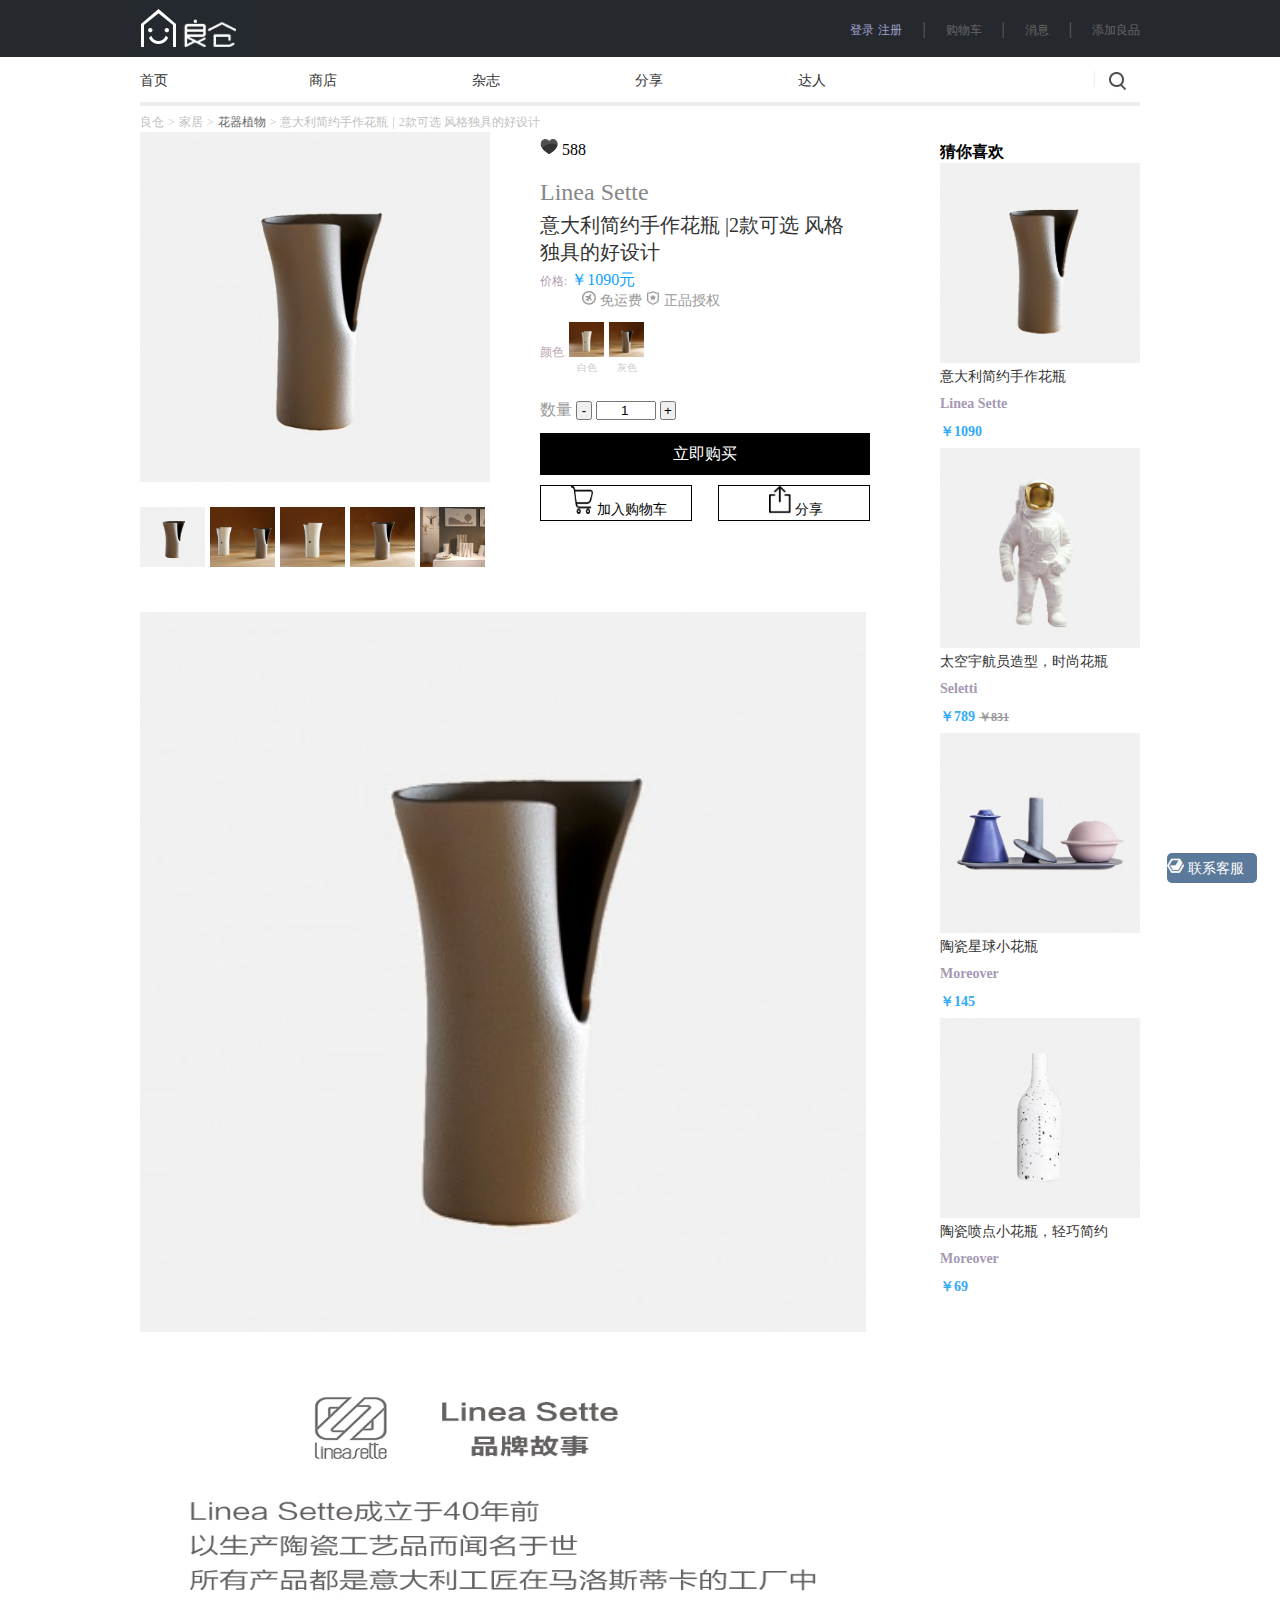
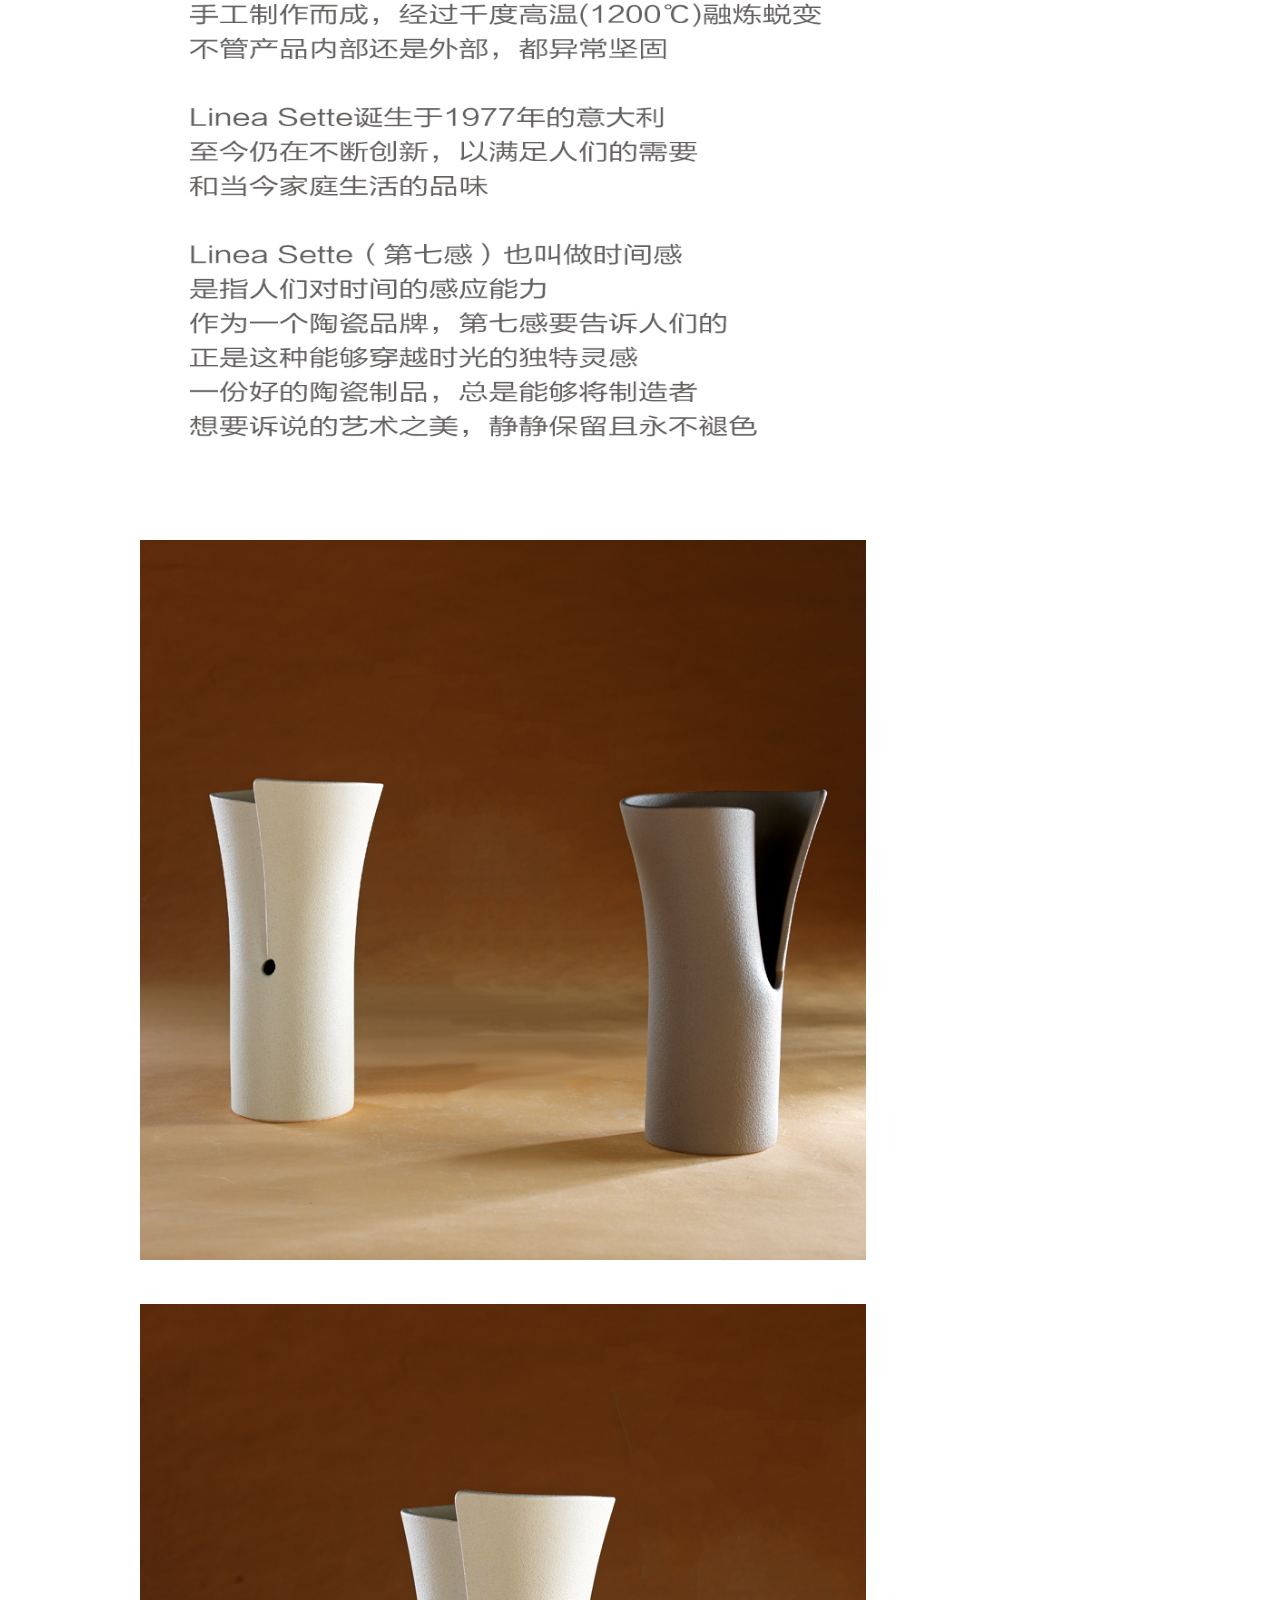
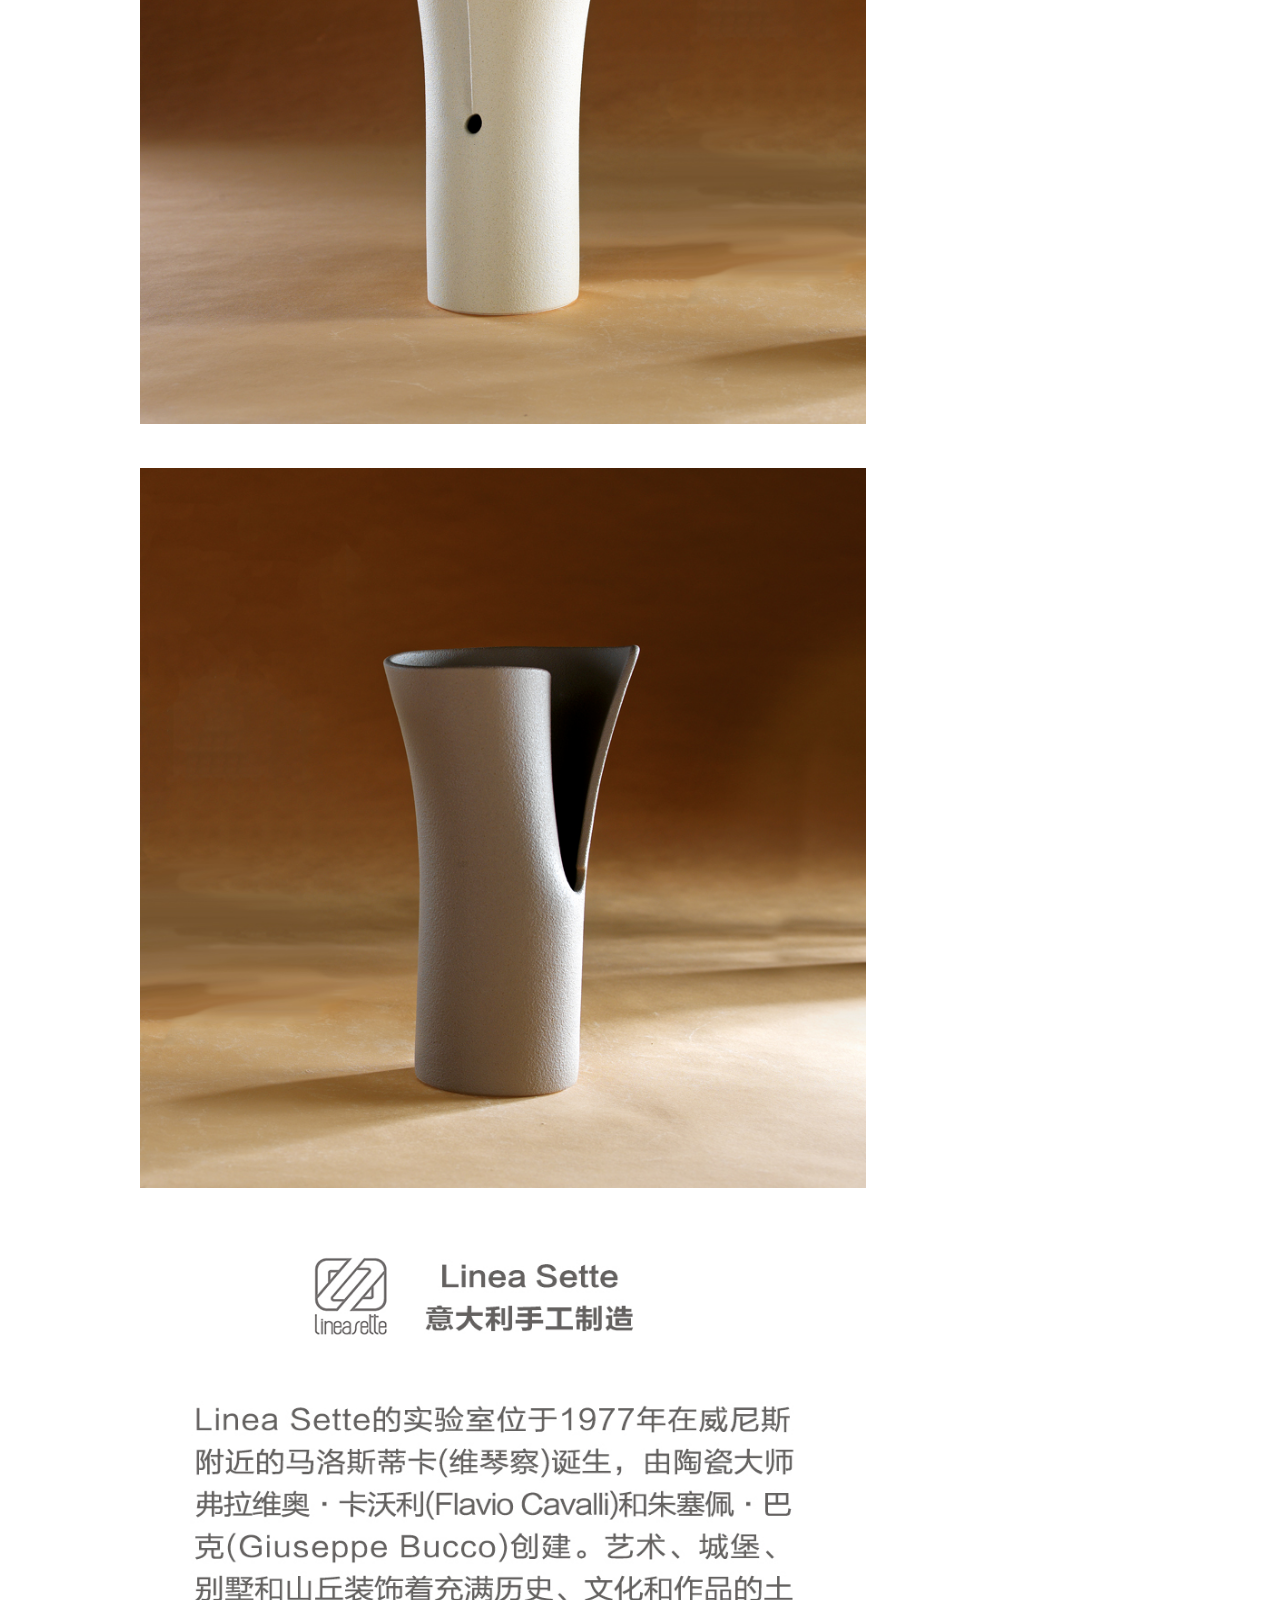
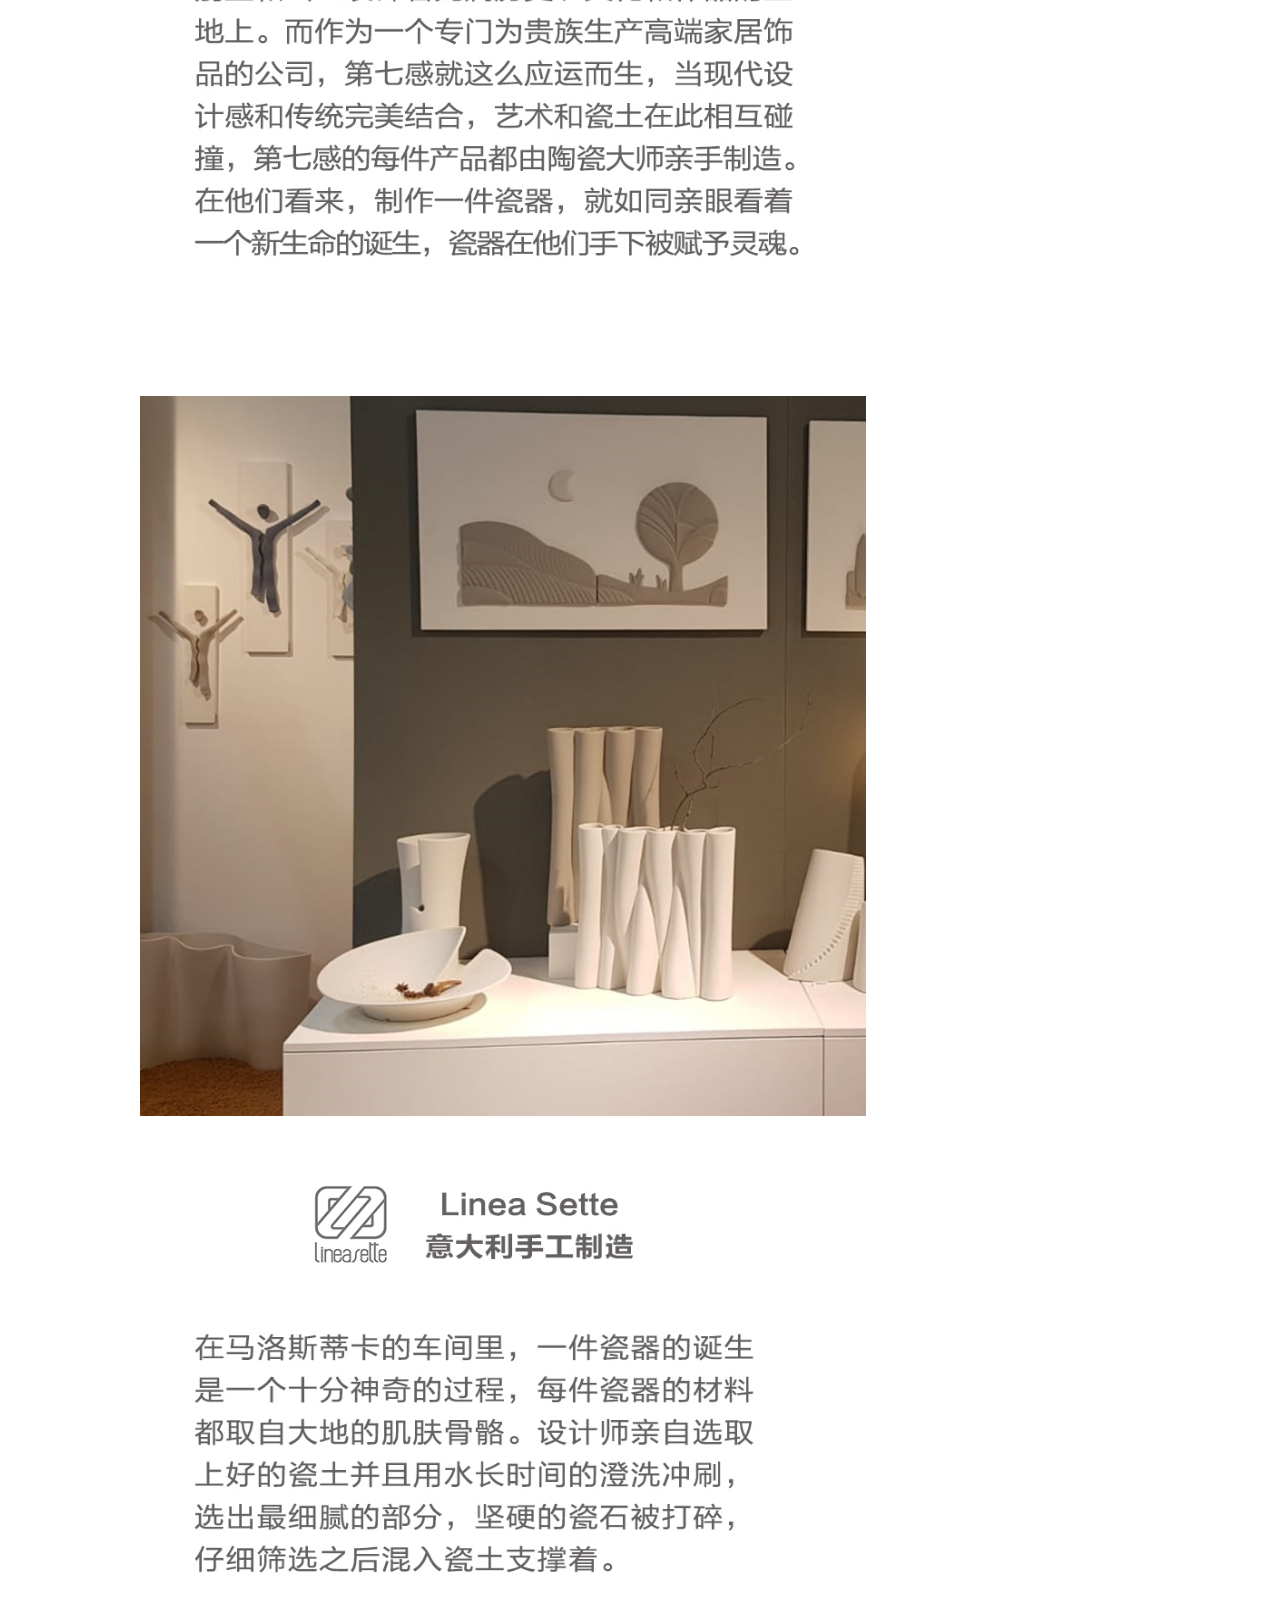
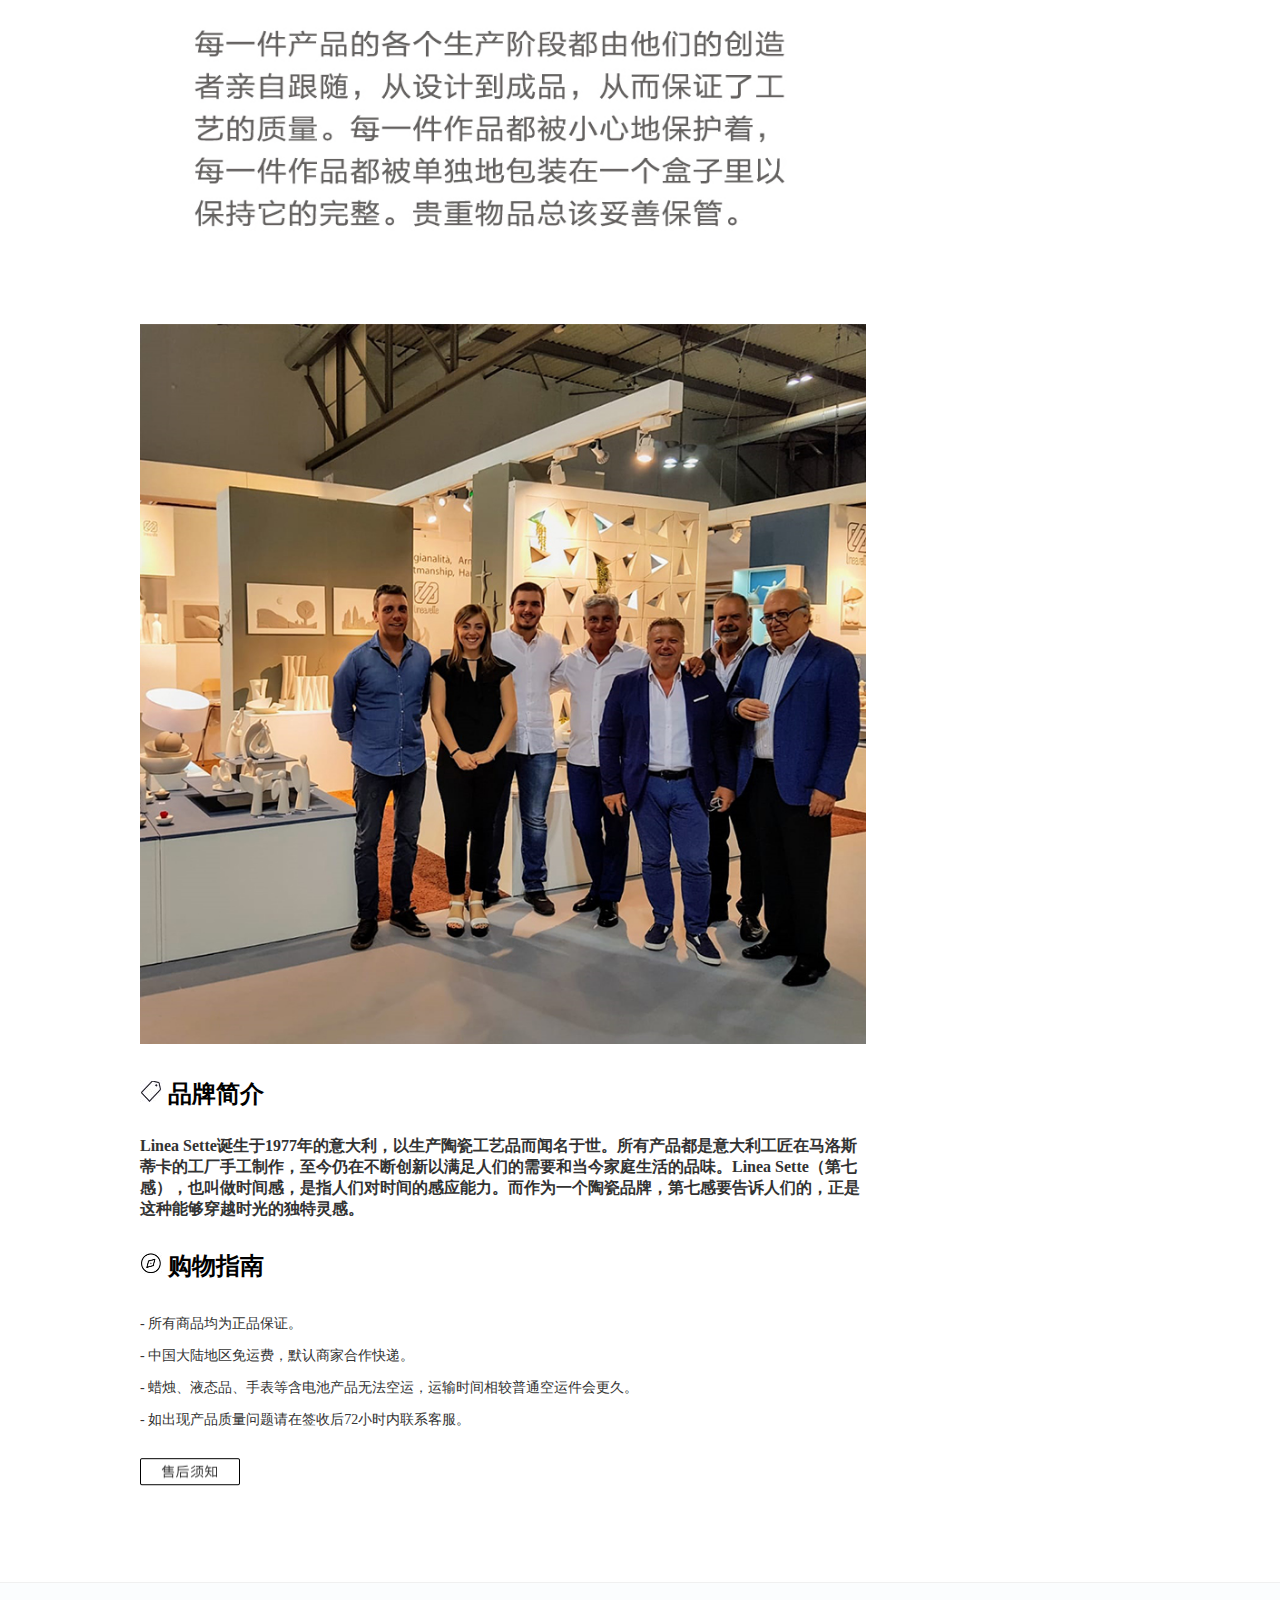
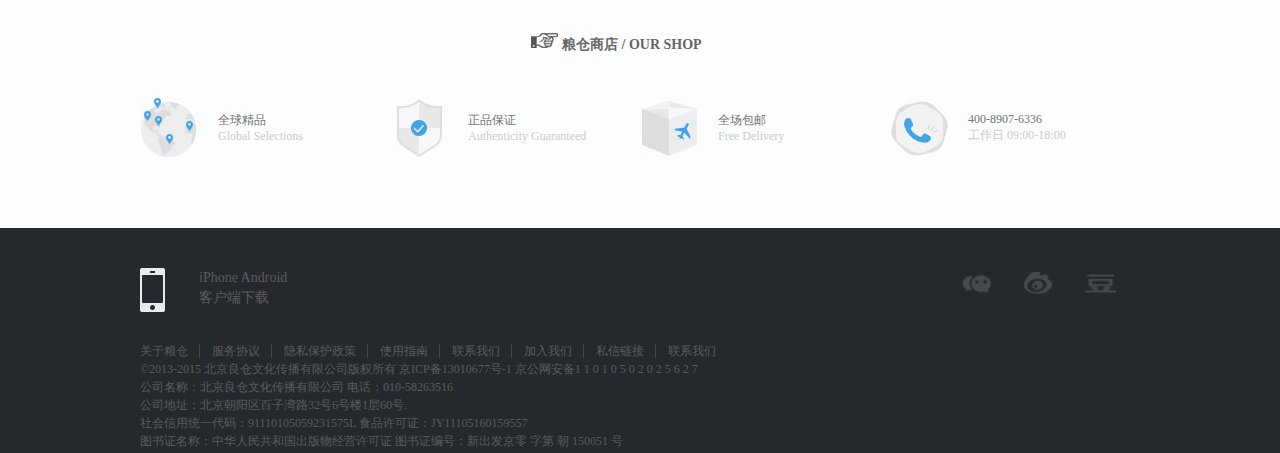
<file: goodList.html>
<!DOCTYPE html>
<html>
	<head>
		<meta charset="UTF-8">
		<title>意大利简约手作花瓶，2款可选</title>
		<link rel="stylesheet" type="text/css" href="css/goodList.css" />
	</head>
	<body>
<!--header-->
<header>
	<div id="header">
		<img src="img/login.jpg"/>
		<ul>
			<li>
				<a href="login.html">登录</a>
				<a href="register.html">注册</a>
				<span>|</span>
			</li>
			<li><a href="#">购物车</a>
				<span>|</span>
			</li>
			<li><a href="#">消息</a>
				<span>|</span>
			</li>
			<li><a href="#">添加良品</a></li>
		</ul>
	</div>
</header>
<!--nav-->
<nav>
	<div id="nav">
		<ul class="uls1">
			<li><a href="index.html">首页</a></li>
			<li>
				<a href="indexshop.html">商店</a>
				<div class="navbox">
					<ul>
						<li>
							<a href="#">
								<img src="img/23687.png"/>
								<p>家居</p>
							</a>
						</li>
						<li>
							<a href="#">
								<img src="img/23686.png"/>
								<p>文具</p>
							</a>
						</li>
						<li>
							<a href="#">
								<img src="img/23683.png"/>
								<p>数码</p>
							</a>
						</li>
						<li>
							<a href="#">
								<img src="img/23682.png"/>
								<p>玩乐</p>
							</a>
						</li>
						<li>
							<a href="#">
								<img src="img/23684.png"/>
								<p>餐厨</p>
							</a>
						</li>
						<li>
							<a href="#">
								<img src="img/23680.png"/>
								<p>美食</p>
							</a>
						</li>
						<li>
							<a href="#">
								<img src="img/23678.png"/>
								<p>服装</p>
							</a>
						</li>
						<li>
							<a href="#">
								<img src="img/23676.png"/>
								<p>鞋包</p>
							</a>
						</li>
						<li>
							<a href="#">
								<img src="img/23675.png"/>
								<p>配饰</p>
							</a>
						</li>
						<li>
							<a href="#">
								<img src="img/23681.png"/>
								<p>美护</p>
							</a>
						</li>
						<li>
							<a href="#">
								<img src="img/23674.png"/>
								<p>出行</p>
							</a>
						</li>
						<li>
							<a href="#">
								<img src="img/23668.png"/>
								<p>图书</p>
							</a>
						</li>
						<li>
							<a href="#">
								<img src="img/23672.png"/>
								<p>艺术</p>
							</a>
						</li>
						<li>
							<a href="#">
								<img src="img/30074.png"/>
								<p>水具</p>
							</a>
						</li>
						<li>
							<a href="#">
								<img src="img/30029.png"/>
								<p>运动</p>
							</a>
						</li>
						<li>
							<a href="#">
								<img src="img/30028.png"/>
								<p>情趣</p>
							</a>
						</li>
						
					</ul>
					<div class="rightbox">
						<div class="graybox">
							<img src="img/newview.jpg"/>
						</div>
						<p>新视线：2015年7月刊</p>
					</div>
				</div>
			</li>
			<li><a href="magazine.html">杂志</a>
				<ul class="zz">
					<li><a href="#">趣物</a></li>
					<li><a href="#">数码</a></li>
					<li><a href="#">汽车</a></li>
					<li><a href="#">文化</a></li>
					<li><a href="#">时尚</a></li>
					<li><a href="#">美食</a></li>
					<li><a href="#">建筑</a></li>
					<li><a href="#">空间</a></li>
					<li><a href="#">圈子</a></li>
					<li><a href="#">清单</a></li>
					<li><a href="#">活动</a></li>
					<li><a href="#">视频</a></li>
				</ul>
			</li>
			<li>
				<a href="share.html">分享</a>
				<ul>
					<li><a href="#">男士</a></li>
					<li><a href="#">家居</a></li>
					<li><a href="#">数码</a></li>
					<li><a href="#">工具</a></li>
					<li><a href="#">玩具</a></li>
					<li><a href="#">美容</a></li>
					<li><a href="#">孩子</a></li>
					<li><a href="#">宠物</a></li>
					<li><a href="#">饮食</a></li>
					<li><a href="#">运动</a></li>
					<li><a href="#">文化</a></li>
					<li><a href="#">女士</a></li>
				</ul>
			</li>
			<li><a href="beautyman.html">达人</a></li>
		</ul>
		<img src="img/sousuo.jpg"/>
		<span>|</span>
	</div>
</nav>
<!--line-->
<div id="line">
	<a href="#">良仓</a>
	<span>&gt;</span> 
	<a href="#">家居</a>
	<span>&gt;</span>
	<a href="#">花器植物</a>
	 <span>&gt;</span>
	<span>意大利简约手作花瓶</span>
	 <span>|</span>
	<span>2款可选 风格独具的好设计</span>
</div>
<!--main-->
<div id="main">
	<div class="mainleft">
		<div class="leftzuo">
			<div class="bigBox" style="position: relative;">
				<img src="img/many1.jpg"/>
			</div>
			
			<ul>
				<li><img src="img/many1.jpg"/></li>
				<li><img src="img/429125.jpg"/></li>
				<li><img src="img/429126.jpg"/></li>
				<li><img src="img/429127.jpg"/></li>
				<li><img src="img/429128.jpg"/></li>
			</ul>
		</div>
		<div class="leftyou">
			<a href="#">
				<img src="img/heart (1).png"/>
				<span>588</span>
			</a>
			<p>Linea Sette</p>
			<p>意大利简约手作花瓶 |2款可选 风格</p>
			<p>独具的好设计</p>
			<p>
				<span>价格:</span>
				<span>￥1090元</span>
			</p>
			<p>
				<img src="img/fly1.jpg"/>
				<span>免运费</span>
				<img src="img/fly2.jpg"/>
				<span>正品授权</span>
			</p>
			<div class="twobottle">
				<span>颜色</span>
				<div class="one">
					<img src="img/429126.jpg"/>
					<p>白色</p>
				</div>
				<div class="two">
					<img src="img/429127.jpg"/>
					<p>灰色</p>
				</div>
			</div>
			<br />
			<div class="num">
				<span>数量</span>
				<input class="jian" type="button" value="-" />
				<input type="text" value="1" />
				<input class="jia" type="button" value="+" />
			</div>
			<a href="##">立即购买</a>
			<div class="era">
				<a href="##">
					<img src="img/24749.png"/>
					<span>加入购物车</span>
				</a>
				<a href="##">
					<img src="img/24746.png"/>
					<span>分享</span>
				</a>
			</div>
		</div>
	</div>
	<div class="mainright">
		<p>猜你喜欢</p>
		<ul>
			<li>
				<img src="img/many1.jpg"/>
				<a href="#">意大利简约手作花瓶</a>
				<p>Linea Sette</p>
				<p>
					<span>￥1090</span>
					<span></span>
				</p>
			</li>
			<li>
				<img src="img/263378.jpg"/>
				<a href="#">太空宇航员造型，时尚花瓶</a>
				<p>Seletti</p>
				<p>
					<span>￥789</span>
					<span>￥831</span>
				</p>
			</li>
			<li>
				<img src="img/262428.jpg"/>
				<a href="#">陶瓷星球小花瓶</a>
				<p>Moreover</p>
				<p>
					<span>￥145</span>
					<span></span>
				</p>
			</li>
			<li>
				<img src="img/262427.jpg"/>
				<a href="#">陶瓷喷点小花瓶，轻巧简约</a>
				<p>Moreover</p>
				<p>
					<span>￥69</span>
					<span></span>
				</p>
			</li>
		</ul>
	</div>
	<img src="img/many1.jpg"/>
	<img src="img/listli1.jpg"/>
	<img src="img/429125.jpg"/>
	<img src="img/429126.jpg"/>
	<img src="img/429127.jpg"/>
	<img src="img/listli2.jpg"/>
	<img src="img/429128.jpg"/>
	<img src="img/listli3.jpg"/>
	<img src="img/429129.jpg"/>
	<h2>
		<img src="img/guide1.jpg"/>
		<span>品牌简介</span>
	</h2>
	<h4>Linea Sette诞生于1977年的意大利，以生产陶瓷工艺品而闻名于世。所有产品都是意大利工匠在马洛斯蒂卡的工厂手工制作，至今仍在不断创新以满足人们的需要和当今家庭生活的品味。Linea Sette（第七感），也叫做时间感，是指人们对时间的感应能力。而作为一个陶瓷品牌，第七感要告诉人们的，正是这种能够穿越时光的独特灵感。</h4>
	<h2>
		<img src="img/guide2.jpg"/>
		<span>购物指南</span>
	</h2>
	<p>- 所有商品均为正品保证。</p>
	<p>- 中国大陆地区免运费，默认商家合作快递。</p>
	<p> - 蜡烛、液态品、手表等含电池产品无法空运，运输时间相较普通空运件会更久。</p>
	<p> - 如出现产品质量问题请在签收后72小时内联系客服。</p>
	<a href="##">
		<img src="img/24832.png"/>
		<div class="tchk">
			<h3>温馨提示:</h3>
			<p>如您订购的是生鲜冷冻商品，建议您收货时开箱检验。如发现变质或破损、漏发错发等情况，请于签收后48<br/>&nbsp;&nbsp;&nbsp;&nbsp;&nbsp;&nbsp;&nbsp;&nbsp;&nbsp;&nbsp;&nbsp;&nbsp;小时内对商品及包装外箱拍照并发给在线客服，我们将尽速进行处理。</p>
			<h3>关于售后:</h3>
			<p>一、如出现以下情况，请及时联系客服团队并提供订单编号或收件人手机号，我们将竭诚为您服务:</p>
			<p>&nbsp;&nbsp;&nbsp;&nbsp;&nbsp;&nbsp;&nbsp;&nbsp;1.错发、漏发</p>
			<p>&nbsp;&nbsp;&nbsp;&nbsp;&nbsp;&nbsp;&nbsp;&nbsp;2.商品自身质量问题 </p>
			<p>&nbsp;&nbsp;&nbsp;&nbsp;&nbsp;&nbsp;&nbsp;&nbsp;3.  快递挤压破损、延迟配送导致的商品变质</p>
			<p>&nbsp;&nbsp;&nbsp;&nbsp;&nbsp;&nbsp;&nbsp;&nbsp;您收到的商品本身如有破损、瑕疵，我们将视为质量问题，因拍摄图片或显示器色差导致的色彩差异问题不<br/>&nbsp;&nbsp;&nbsp;&nbsp;&nbsp;&nbsp;&nbsp;&nbsp;&nbsp;&nbsp;&nbsp;&nbsp;&nbsp;&nbsp;&nbsp;&nbsp;&nbsp;&nbsp;&nbsp;&nbsp;属于质量问题。因产品尺码为手工测量，可能存在些许误差，敬请谅解。</p>
			<p>二、退货说明：良仓承诺商品本身有质量问题时，在商品及吊牌、内包装完整无破损的情况下，您可以办理退<br/>&nbsp;&nbsp;&nbsp;&nbsp;&nbsp;&nbsp;&nbsp;&nbsp;&nbsp;&nbsp;&nbsp;&nbsp;&nbsp;&nbsp;&nbsp;&nbsp;&nbsp;&nbsp;&nbsp;&nbsp;货。在快递被签收后72小时内登录APP点击个人-我的订单-售后即可申请退货，并将破损问题拍照上传保<br/>&nbsp;&nbsp;&nbsp;&nbsp;&nbsp;&nbsp;&nbsp;&nbsp;&nbsp;&nbsp;&nbsp;&nbsp;&nbsp;&nbsp;&nbsp;&nbsp;&nbsp;&nbsp;&nbsp;&nbsp;存，在得到客服退货确认回复之日起3日内将商品寄出，同时请将快递公司和单号告知客服，由良仓承担退<br/>&nbsp;&nbsp;&nbsp;&nbsp;&nbsp;&nbsp;&nbsp;&nbsp;&nbsp;&nbsp;&nbsp;&nbsp;&nbsp;&nbsp;&nbsp;&nbsp;&nbsp;&nbsp;&nbsp;&nbsp;回运费，货款将在良仓收到货物后5个工作日内打到您的付款账户中；由于尺码不合等个人原因造成的往返<br/>&nbsp;&nbsp;&nbsp;&nbsp;&nbsp;&nbsp;&nbsp;&nbsp;&nbsp;&nbsp;&nbsp;&nbsp;&nbsp;&nbsp;&nbsp;&nbsp;&nbsp;&nbsp;&nbsp;&nbsp;退货费用将由购买客户承担。</p>
			<p>三、换货说明：如果您收到的服饰配件类商品尺码不合适，良仓愿意为您提供换货，在商品及吊牌、内包装完整<br/>&nbsp;&nbsp;&nbsp;&nbsp;&nbsp;&nbsp;&nbsp;&nbsp;&nbsp;&nbsp;&nbsp;&nbsp;&nbsp;&nbsp;&nbsp;&nbsp;&nbsp;&nbsp;&nbsp;&nbsp;无破损且不影响二次销售的情况下，请在快递被签收后72小时内登录APP点击个人-我的订单-售后即可申请<br/>&nbsp;&nbsp;&nbsp;&nbsp;&nbsp;&nbsp;&nbsp;&nbsp;&nbsp;&nbsp;&nbsp;&nbsp;&nbsp;&nbsp;&nbsp;&nbsp;&nbsp;&nbsp;&nbsp;&nbsp;换货，并将实物商品拍照上传保存，在得到客服换货确认回复之日起3日内将商品寄出，同时请将快递公司<br/>&nbsp;&nbsp;&nbsp;&nbsp;&nbsp;&nbsp;&nbsp;&nbsp;&nbsp;&nbsp;&nbsp;&nbsp;&nbsp;&nbsp;&nbsp;&nbsp;&nbsp;&nbsp;&nbsp;&nbsp;和单号告知客服，由于尺码不合等原因造成的往返换货费用将由购买客户承担。</p>
			<p>对于下列情况，很遗憾我们将无法提供理赔服务，敬请理解：<br/>&nbsp;&nbsp;&nbsp;&nbsp;&nbsp;&nbsp;&nbsp;&nbsp;&nbsp;&nbsp;&nbsp;&nbsp;&nbsp;&nbsp;&nbsp;&nbsp;&nbsp;&nbsp;&nbsp;&nbsp;1.超出签收后7日无理由退换货受理时限<br/>&nbsp;&nbsp;&nbsp;&nbsp;&nbsp;&nbsp;&nbsp;&nbsp;&nbsp;&nbsp;&nbsp;&nbsp;&nbsp;&nbsp;&nbsp;&nbsp;&nbsp;&nbsp;&nbsp;&nbsp;2.收件人因自身原因无法及时签收或拒收<br/>&nbsp;&nbsp;&nbsp;&nbsp;&nbsp;&nbsp;&nbsp;&nbsp;&nbsp;&nbsp;&nbsp;&nbsp;&nbsp;&nbsp;&nbsp;&nbsp;&nbsp;&nbsp;&nbsp;&nbsp;3.商品存在破损或质量问题但无法提供相关照片凭证或直接将商品丢弃</p>
			<h3>联系客服：</h3>
			<p>客服热线： 400-897-6336</p>
			<p>在线客服工作时间： 09:00-23:00</p>
			<p>电话客服工作时间： 09:00-18:00</p>
		</div>
	</a>
</div>



<!--ourshop-->
<div id="our">
	<div class="shop">
		<div class=shtop>
			<img src="img/hand.jpg"/>
			<span>粮仓商店 / OUR SHOP</span>
		</div>
		<ul class="shbottom">
			<li>
				<img src="img/shop1.jpg"/>
				<div class="sh2">
					<p>全球精品</p>
					<p>
						Global Selections
					</p>
				</div>
			</li>
			<li>
				<img src="img/shop2.jpg"/>
				<div class="sh2">
					<p>正品保证</p>
					<p>
						Authenticity Guaranteed
					</p>
				</div>
			</li>
			<li>
				<img src="img/shop3.jpg"/>
				<div class="sh2">
					<p>全场包邮</p>
					<p>
						Free Delivery
					</p>
				</div>
			</li>
			<li>
				<img src="img/shop4.jpg"/>
				<div class="sh2">
					<p>400-8907-6336</p>
					<p>
					工作日 09:00-18:00
					</p>
				</div>
			</li>
		</ul>
	</div>
</div>
<!--footer-->
<footer>
	<div id="footers">
		<div class="foot-left">
			<div class="leftT">
				<img src="img/phone.jpg"/>
				<div class="leftT1">
					<p>iPhone Android</p>
					<p>客户端下载</p>
				</div>
			</div>
			<div class="leftB">
				<p>
					<a href="#">关于粮仓</a>
					<a href="#">服务协议</a>
					<a href="#">隐私保护政策</a>
					<a href="#">使用指南</a>
					<a href="#">联系我们</a>
					<a href="#">加入我们</a>
					<a href="#">私信链接</a>
					<a href="#">联系我们</a>
				</p>
				<p>&copy;2013-2015 北京良仓文化传播有限公司版权所有 京ICP备13010677号-1 京公网安备1 1 0 1 0 5 0 2 0 2 5 6 2 7</p>
				<p>  公司名称：北京良仓文化传播有限公司  电话：010-58263516</p>
				<p>  公司地址：北京朝阳区百子湾路32号6号楼1层60号.</p>
				<p>  社会信用统一代码：91110105059231575L  食品许可证：JY11105160159557 </p>
				<p>  图书证名称：中华人民共和国出版物经营许可证  图书证编号：新出发京零 字第 朝 150051 号  </p>
			</div>
		</div>
		<div class="foot-right">
			<img src="img/small1.png"/>
			<img src="img/small2.png"/>
			<img src="img/small3.png"/>
		</div>
	</div>
</footer>
<div id="aside">
	<a href="#">
	<img src="img/cube.jpg"/>
	<span>联系客服</span>
	</a>
</div>
<a id="aside2">
	<span></span>
</a>
	</body>
</html>
<script type="text/javascript" src="js/jquery-1.8.3.js"></script>

<script type="text/javascript" src="js/tools.js"></script>

<script type="text/javascript" src="js/slider.js"></script>

<script type="text/javascript" src="js/move1808.js"></script>

<script type="text/javascript">
	
	$('#aside2').hide();
$(document).scroll(function(){
		if($(this).scrollTop() > 200){
			$('#aside2').fadeIn();
		}else{
			$('#aside2').fadeOut();
		}
	})
$('#aside2').click(function(){
	$("html,body").animate({"scrollTop":0},800);
});





//放大镜

	class BigMirror{
		constructor(obj){
			let defaultObj={
				boxDom:obj.boxDom,
				mirrorWidth:350,
				mirrorHeight:350,
				mirrorBgcolor:'pink',
				mirrorOpactiy:0.5,
				multiple:3,
				bigImg:null
			}
			for(let key in obj){
				obj[key]&&(defaultObj[key]=obj[key]);
			}
			for(let key in defaultObj){
				this[key]=defaultObj[key];
			}
			this.createUI();
			this.createEvent();
		}
		createUI(){
			this.mirrorDom=document.createElement('div');
			this.mirrorDom.style.cssText='position: absolute;left: 0;top: 0;display: none;';
			this.mirrorDom.style.width=this.mirrorWidth+'px';
			this.mirrorDom.style.height=this.mirrorHeight+'px';
			this.mirrorDom.style.opacity=this.mirrorOpactiy;
			this.mirrorDom.style.backgroundColor=this.mirrorBgcolor;
			this.boxDom.appendChild(this.mirrorDom);
			this.bigBoxDom=document.createElement("div");
			this.bigBoxDom.style.cssText='position: absolute;display: none;';
			this.bigBoxDom.style.left=(this.boxDom.offsetWidth+10)+'px';
			this.bigBoxDom.style.top=0;
			this.bigBoxDom.style.width=(this.mirrorWidth*this.multiple)+'px';
			this.bigBoxDom.style.height=(this.mirrorHeight*this.multiple)+'px';
			this.bigBoxDom.style.backgroundImage='url('+this.bigImg+')';
			this.bigBoxDom.style.backgroundSize=this.boxDom.offsetWidth*this.multiple+"px "+this.boxDom.offsetHeight*this.multiple+'px';
			this.boxDom.appendChild(this.bigBoxDom);
		}
		createEvent(){
			this.boxDom.onmouseover=function(){
				this.bigBoxDom.style.display='block';
				this.mirrorDom.style.display='block';
			}.bind(this);
			this.boxDom.onmousemove=function(event){
				var evt=window.event||event;
				this.fdjxg(evt);
			}.bind(this);
			this.boxDom.onmouseout=function(){
				this.bigBoxDom.style.display='none';
				this.mirrorDom.style.display='none';
			}.bind(this);
		}
		fdjxg(evt){
			let left1=evt.pageX-this.boxDom.offsetLeft-this.mirrorWidth/2;
			let top1=evt.pageY-this.boxDom.offsetTop-this.mirrorHeight/2;
			if(left1<0){
				left1=0;
			}else if(left1>this.boxDom.offsetWidth-this.mirrorWidth){
				left1=this.boxDom.offsetWidth-this.mirrorWidth;
			}
			if(top1<0){
				top1=0;
			}else if(top1>this.boxDom.offsetHeight-this.mirrorHeight){
				top1=this.boxDom.offsetHeight-this.mirrorHeight;
			}
			this.mirrorDom.style.left=left1+'px';
			this.mirrorDom.style.top=top1+'px';
			this.bigBoxDom.style.backgroundPosition=(-left1*this.multiple)+'px '+(-top1*this.multiple)+'px';
		}
	}
	window.onload=function(){
		new BigMirror({
			boxDom:$('.bigBox').get(0),
			mirrorWidth:90,
			mirrorHeight:90,
			bigImg:$('.bigBox img').attr('src')
		});
	}
//	$('.bigBox').get(0).onmouseover=function(){
//		alert('hhh');
//	}
	$('.leftzuo ul li img').click(function(){
//		alert('hhh');
		$('.bigBox img').attr('src',$(this).attr('src'));
		new BigMirror({
			boxDom:$('.bigBox').get(0),
			mirrorWidth:90,
			mirrorHeight:90,
			bigImg:$('.bigBox img').attr('src')
		});

	})
	
	
	
	$('#main .mainleft .leftyou .twobottle .one').click(function(){
//		alert('hh');
		$(this).css({'border-width':'1px','border-color':'#000','border-style':'solid'});
		$('#main .mainleft .leftyou .twobottle .two').css({'border-width':'0'});
	})
	$('#main .mainleft .leftyou .twobottle .two').click(function(){
//		alert('hh');
		$(this).css({'border-width':'1px','border-color':'#000','border-style':'solid'});
		$('#main .mainleft .leftyou .twobottle .one').css({'border-width':'0'});
	})
	
	
	$('.jian').click(function(){
		let num=$(this).next().val();
//		alert(num);
		if(num<=1){
			$(this).next().val(1);
		}else{
			$(this).next().val(num-1)
		}
	})
	$('.jia').click(function(){
		let num=parseInt($(this).prev().val());
//		alert(num);
		$(this).prev().val(num+1)

	})
</script>
</file>
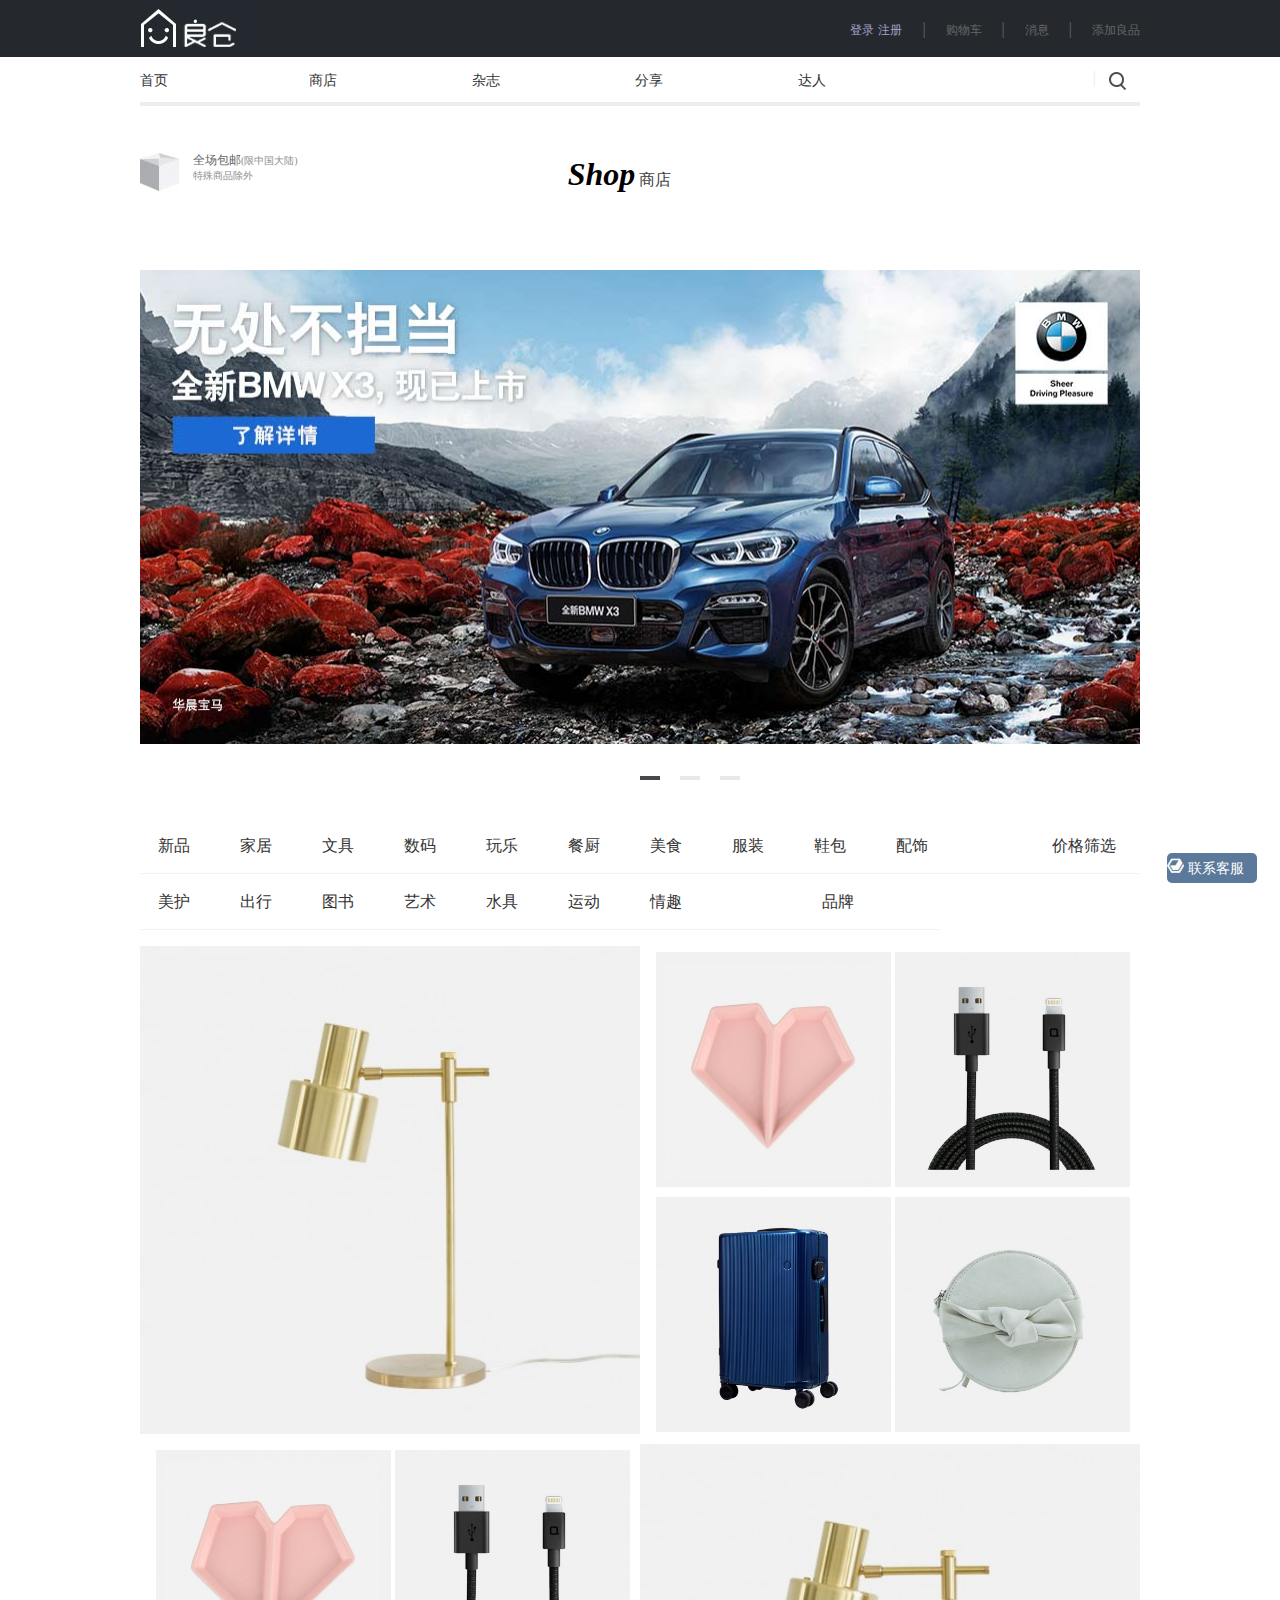
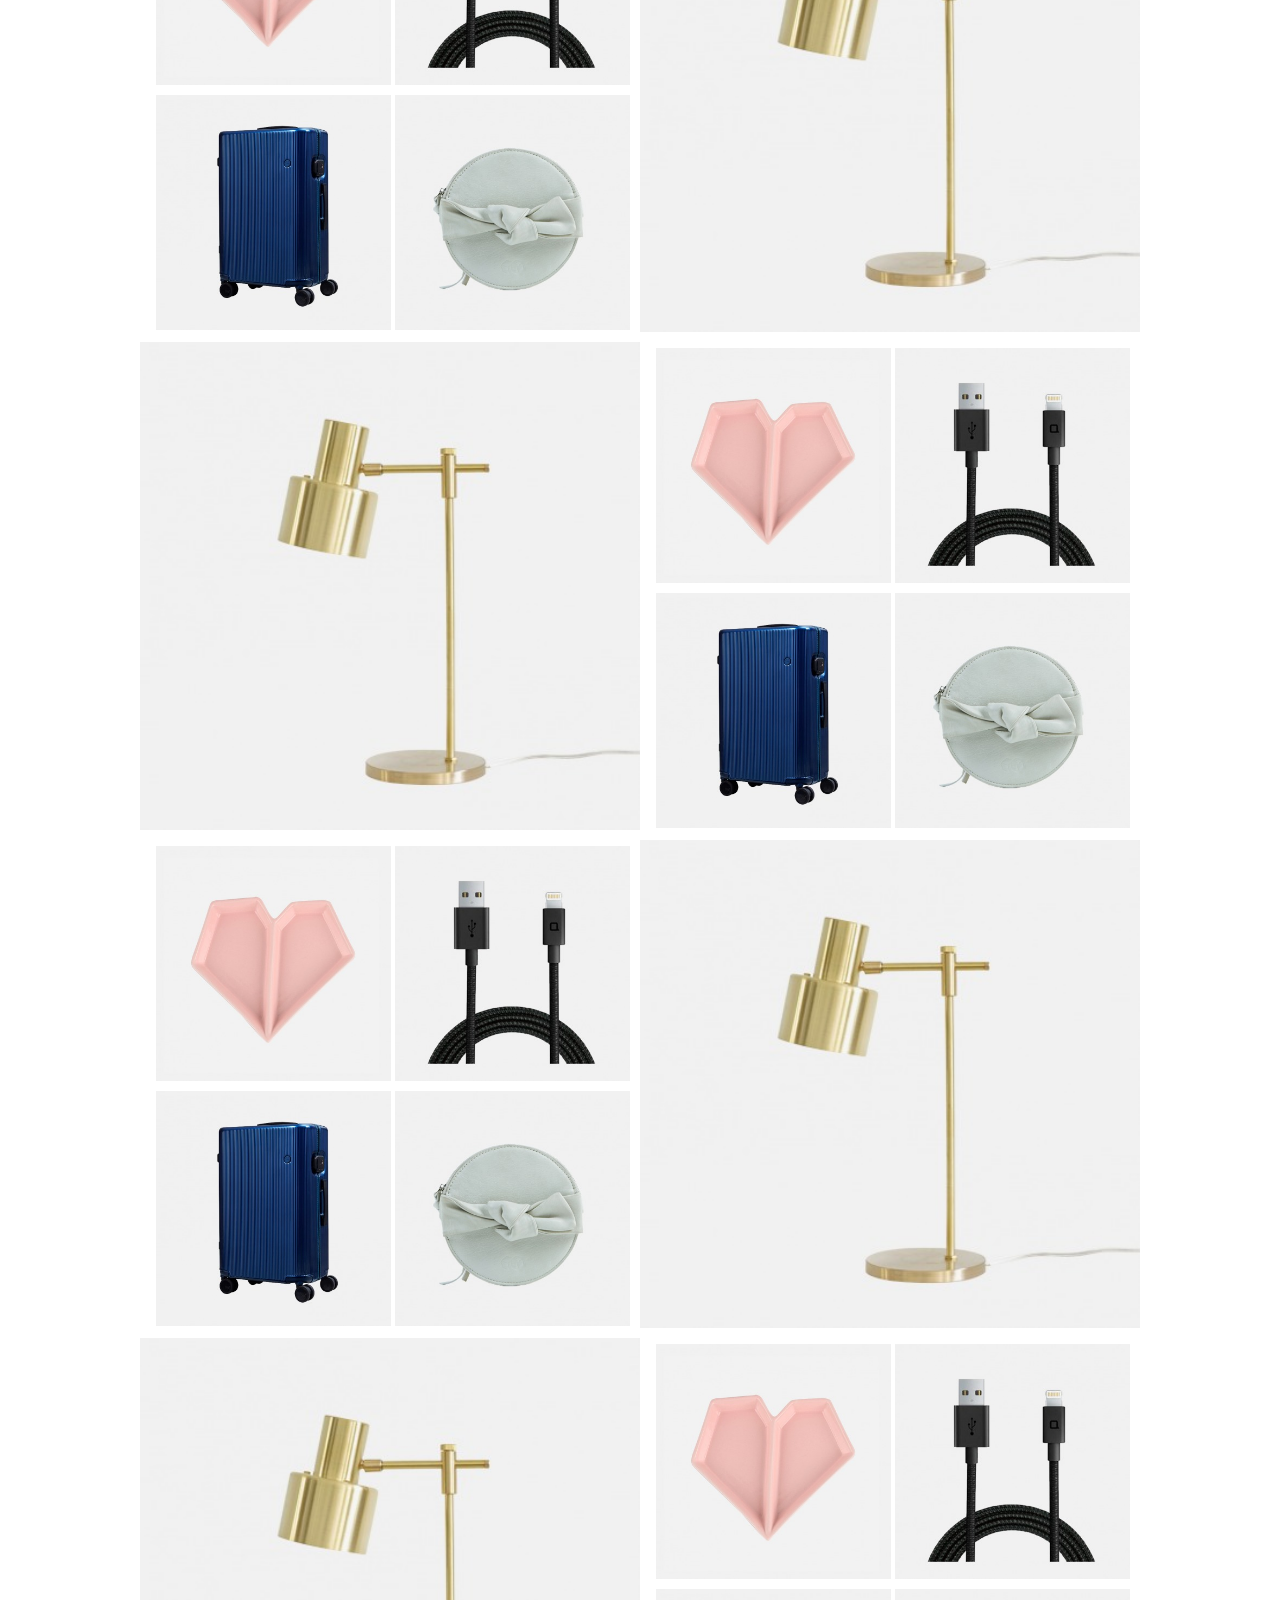
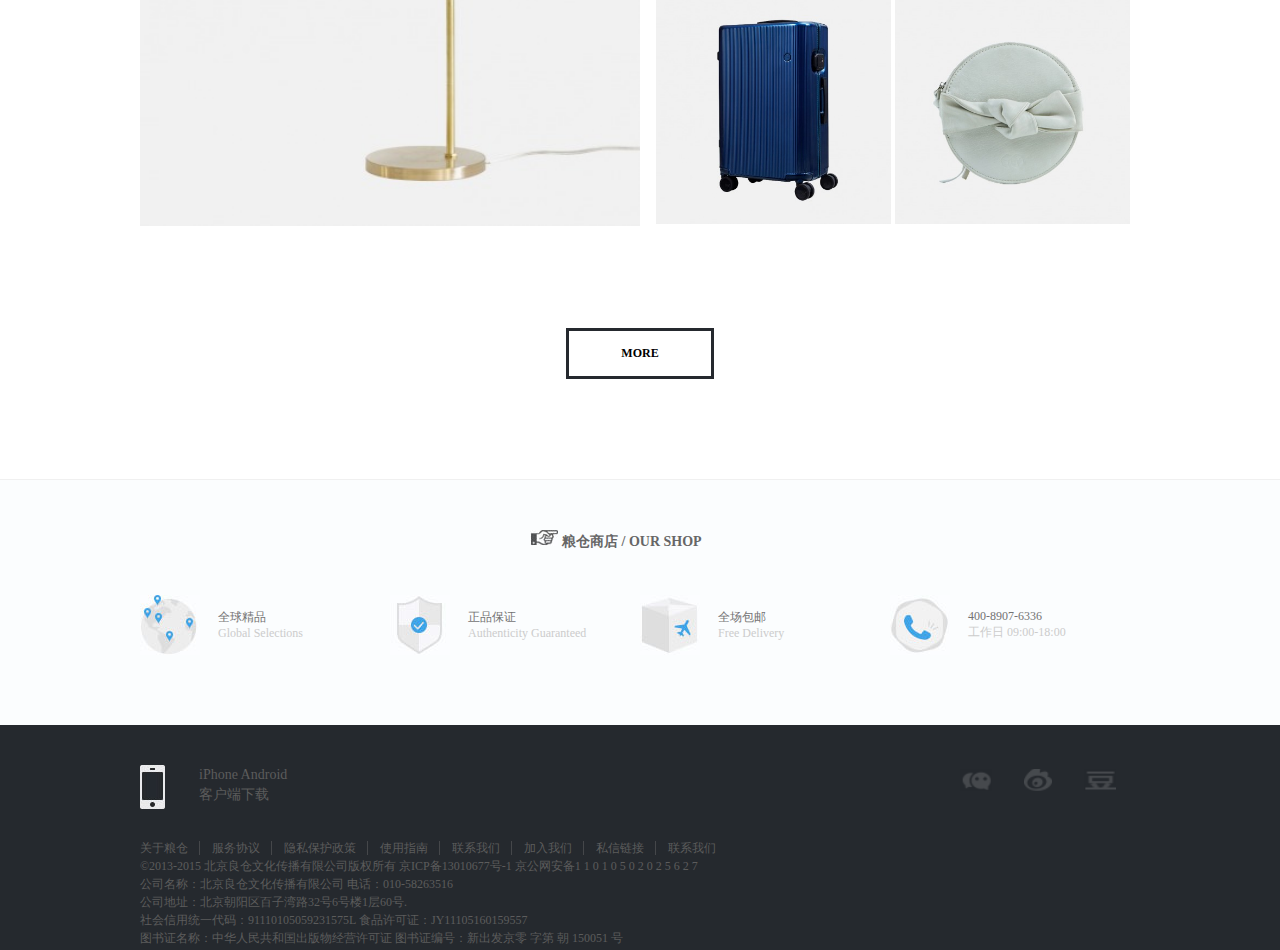
<file: indexshop.html>
<!DOCTYPE html>
<html>
	<head>
		<meta charset="UTF-8">
		<title>良仓商店</title>
		<link rel="stylesheet" type="text/css" href="css/indexshop.css" />
	</head>
	<body>
		<!--header-->
<header>
	<div id="header">
		<img src="img/login.jpg"/>
		<ul>
			<li>
				<a href="login.html">登录</a>
				<a href="register.html">注册</a>
				<span>|</span>
			</li>
			<li><a href="#">购物车</a>
				<span>|</span>
			</li>
			<li><a href="#">消息</a>
				<span>|</span>
			</li>
			<li><a href="#">添加良品</a></li>
		</ul>
	</div>
</header>
<!--nav-->
<nav>
	<div id="nav">
		<ul class="uls1">
			<li><a href="index.html">首页</a></li>
			<li>
				<a href="indexshop.html">商店</a>
				<div class="navbox">
					<ul>
						<li>
							<a href="#">
								<img src="img/23687.png"/>
								<p>家居</p>
							</a>
						</li>
						<li>
							<a href="#">
								<img src="img/23686.png"/>
								<p>文具</p>
							</a>
						</li>
						<li>
							<a href="#">
								<img src="img/23683.png"/>
								<p>数码</p>
							</a>
						</li>
						<li>
							<a href="#">
								<img src="img/23682.png"/>
								<p>玩乐</p>
							</a>
						</li>
						<li>
							<a href="#">
								<img src="img/23684.png"/>
								<p>餐厨</p>
							</a>
						</li>
						<li>
							<a href="#">
								<img src="img/23680.png"/>
								<p>美食</p>
							</a>
						</li>
						<li>
							<a href="#">
								<img src="img/23678.png"/>
								<p>服装</p>
							</a>
						</li>
						<li>
							<a href="#">
								<img src="img/23676.png"/>
								<p>鞋包</p>
							</a>
						</li>
						<li>
							<a href="#">
								<img src="img/23675.png"/>
								<p>配饰</p>
							</a>
						</li>
						<li>
							<a href="#">
								<img src="img/23681.png"/>
								<p>美护</p>
							</a>
						</li>
						<li>
							<a href="#">
								<img src="img/23674.png"/>
								<p>出行</p>
							</a>
						</li>
						<li>
							<a href="#">
								<img src="img/23668.png"/>
								<p>图书</p>
							</a>
						</li>
						<li>
							<a href="#">
								<img src="img/23672.png"/>
								<p>艺术</p>
							</a>
						</li>
						<li>
							<a href="#">
								<img src="img/30074.png"/>
								<p>水具</p>
							</a>
						</li>
						<li>
							<a href="#">
								<img src="img/30029.png"/>
								<p>运动</p>
							</a>
						</li>
						<li>
							<a href="#">
								<img src="img/30028.png"/>
								<p>情趣</p>
							</a>
						</li>
						
					</ul>
					<div class="rightbox">
						<div class="graybox">
							<img src="img/newview.jpg"/>
						</div>
						<p>新视线：2015年7月刊</p>
					</div>
				</div>
			</li>
			<li><a href="magazine.html">杂志</a>
				<ul class="zz">
					<li><a href="#">趣物</a></li>
					<li><a href="#">数码</a></li>
					<li><a href="#">汽车</a></li>
					<li><a href="#">文化</a></li>
					<li><a href="#">时尚</a></li>
					<li><a href="#">美食</a></li>
					<li><a href="#">建筑</a></li>
					<li><a href="#">空间</a></li>
					<li><a href="#">圈子</a></li>
					<li><a href="#">清单</a></li>
					<li><a href="#">活动</a></li>
					<li><a href="#">视频</a></li>
				</ul>
			</li>
			<li>
				<a href="share.html">分享</a>
				<ul>
					<li><a href="#">男士</a></li>
					<li><a href="#">家居</a></li>
					<li><a href="#">数码</a></li>
					<li><a href="#">工具</a></li>
					<li><a href="#">玩具</a></li>
					<li><a href="#">美容</a></li>
					<li><a href="#">孩子</a></li>
					<li><a href="#">宠物</a></li>
					<li><a href="#">饮食</a></li>
					<li><a href="#">运动</a></li>
					<li><a href="#">文化</a></li>
					<li><a href="#">女士</a></li>
				</ul>
			</li>
			<li><a href="beautyman.html">达人</a></li>
		</ul>
		<img src="img/sousuo.jpg"/>
		<span>|</span>
	</div>
</nav>
<!--shoptit-->
<div id="shoptit">
	<div class="shleft">
		<img src="img/shcube.jpg"/>
		<div class="twop">
			<p>全场包邮<span>(限中国大陆)</span></p>
			<p>特殊商品除外</p>
		</div>
	</div>
	<div class="shright">
		<h1>Shop</h1>
		<span>商店</span>
	</div>
</div>
<!-- Swiper -->
 <div id="swiper">
 </div>
 <!--twoul-->
 <div id="twoul">
 	<ul class="uls1">
 		<li><a href="#">新品</a></li>
 		<li><a href="#">家居</a></li>
 		<li><a href="#">文具</a></li>
 		<li><a href="#">数码</a></li>
 		<li><a href="#">玩乐</a></li>
 		<li><a href="#">餐厨</a></li>
 		<li><a href="#">美食</a></li>
 		<li><a href="#">服装</a></li>
 		<li><a href="#">鞋包</a></li>
 		<li><a href="#">配饰</a></li>
 		<li>
 			<a href="#">价格筛选</a>
 			<div class="prize">
 				<ul>
 					<li><a href="#">全部</a></li>
 					<li><a href="#">0-300</a></li>
 					<li><a href="#">301-1000</a></li>
 					<li><a href="#">1001-2000</a></li>
 					<li><a href="#">2001-4000</a></li>
 					<li><a href="#">4001以上</a></li>
 				</ul>
 			</div>
 		</li>
 	</ul>
 	<ul class="uls2">
 		<li><a href="#">美护</a></li>
 		<li><a href="#">出行</a></li>
 		<li><a href="#">图书</a></li>
 		<li><a href="#">艺术</a></li>
 		<li><a href="#">水具</a></li>
 		<li><a href="#">运动</a></li>
 		<li><a href="#">情趣</a></li>
 		<li><a href="#">品牌</a></li>
 	</ul>
 </div>
 <!--manypicture-->
 <div id="manypict">
 	<a href="#">
 		<img src="img/ma1.jpg"/>
 		<span>
 			<div class="park">
 				<img src="img/726.jpg"/>
 				<span>年轮公园</span>
 			</div>
 			<h2>￥599</h2>
 			<p>黄铜十字台灯 | 专属你的痕迹</p>
 			<p>分享自然，手工，传承，有趣的生活选择</p>
 			<p></p>
 		</span>
 	</a>
 	<div class="fourpic">
 		<a href="#">
 			<img src="img/ma2 .jpg"/>
 			<span>
	 			<div class="park2">
	 				<img src="img/643.jpg"/>
	 				<span>Never</span>
	 			</div>
	 			<h2>￥48</h2>
	 			<p>爱心陶瓷托盘 | 满满少女...</p>
	 			<p>含6个票夹、30枚回形针、精致</p>
	 			<p>优雅、实用又好看</p>
 			</span>
 		</a>
 		<a href="#">
 			<img src="img/ma3.jpg"/>
 			<span>
	 			<div class="park2">
	 				<img src="img/666.jpg"/>
	 				<span>ZUS</span>
	 			</div>
	 			<h2>￥199.00</h2>
	 			<p>军工级数据线 | 苹果安卓...</p>
	 			<p>坚固耐用，数据线采用了防弹级</p>
	 			<p>别的高强度材质，并在德国实...</p>
 			</span>
 		</a>
 		<a href="#">
 			<img src="img/ma4.jpg"/>
 			<span>
	 			<div class="park2">
	 				<img src="img/312.jpg"/>
	 				<span>ITO</span>
	 			</div>
	 			<h2>￥2196.00</h2>
	 			<p>超轻旅行箱 | 藏蓝条纹款...</p>
	 			<p>PISTACHIO系列超轻旅行箱，从</p>
	 			<p>东方建筑生活美学出发，诚实...</p>
 			</span>
 		</a>
 		<a href="#">
 			<img src="img/ma5.jpg"/>
 			<span>
	 			<div class="park2">
	 				<img src="img/415.jpg"/>
	 				<span>heroine</span>
	 			</div>
	 			<h2>￥599.00</h2>
	 			<p>Knot Clutch 挽结牛皮手...</p>
	 			<p>Knot Clutch(light cyan)</p>
	 			<p></p>
 			</span>
 		</a>
 	</div>
 </div>
 <!--manypicture-->
 <div id="manypict">
 	<div class="fourpic">
 		<a href="#">
 			<img src="img/ma2 .jpg"/>
 			<span>
	 			<div class="park2">
	 				<img src="img/643.jpg"/>
	 				<span>Never</span>
	 			</div>
	 			<h2>￥48</h2>
	 			<p>爱心陶瓷托盘 | 满满少女...</p>
	 			<p>含6个票夹、30枚回形针、精致</p>
	 			<p>优雅、实用又好看</p>
 			</span>
 		</a>
 		<a href="#">
 			<img src="img/ma3.jpg"/>
 			<span>
	 			<div class="park2">
	 				<img src="img/666.jpg"/>
	 				<span>ZUS</span>
	 			</div>
	 			<h2>￥199.00</h2>
	 			<p>军工级数据线 | 苹果安卓...</p>
	 			<p>坚固耐用，数据线采用了防弹级</p>
	 			<p>别的高强度材质，并在德国实...</p>
 			</span>
 		</a>
 		<a href="#">
 			<img src="img/ma4.jpg"/>
 			<span>
	 			<div class="park2">
	 				<img src="img/312.jpg"/>
	 				<span>ITO</span>
	 			</div>
	 			<h2>￥2196.00</h2>
	 			<p>超轻旅行箱 | 藏蓝条纹款...</p>
	 			<p>PISTACHIO系列超轻旅行箱，从</p>
	 			<p>东方建筑生活美学出发，诚实...</p>
 			</span>
 		</a>
 		<a href="#">
 			<img src="img/ma5.jpg"/>
 			<span>
	 			<div class="park2">
	 				<img src="img/415.jpg"/>
	 				<span>heroine</span>
	 			</div>
	 			<h2>￥599.00</h2>
	 			<p>Knot Clutch 挽结牛皮手...</p>
	 			<p>Knot Clutch(light cyan)</p>
	 			<p></p>
 			</span>
 		</a>
 	</div>
 	<a href="#">
 		<img src="img/ma1.jpg"/>
 		<span>
 			<div class="park">
 				<img src="img/726.jpg"/>
 				<span>年轮公园</span>
 			</div>
 			<h2>￥599</h2>
 			<p>黄铜十字台灯 | 专属你的痕迹</p>
 			<p>分享自然，手工，传承，有趣的生活选择</p>
 			<p></p>
 		</span>
 	</a>
 </div>
  <!--manypicture-->
 <div id="manypict">
 	<a href="#">
 		<img src="img/ma1.jpg"/>
 		<span>
 			<div class="park">
 				<img src="img/726.jpg"/>
 				<span>年轮公园</span>
 			</div>
 			<h2>￥599</h2>
 			<p>黄铜十字台灯 | 专属你的痕迹</p>
 			<p>分享自然，手工，传承，有趣的生活选择</p>
 			<p></p>
 		</span>
 	</a>
 	<div class="fourpic">
 		<a href="#">
 			<img src="img/ma2 .jpg"/>
 			<span>
	 			<div class="park2">
	 				<img src="img/643.jpg"/>
	 				<span>Never</span>
	 			</div>
	 			<h2>￥48</h2>
	 			<p>爱心陶瓷托盘 | 满满少女...</p>
	 			<p>含6个票夹、30枚回形针、精致</p>
	 			<p>优雅、实用又好看</p>
 			</span>
 		</a>
 		<a href="#">
 			<img src="img/ma3.jpg"/>
 			<span>
	 			<div class="park2">
	 				<img src="img/666.jpg"/>
	 				<span>ZUS</span>
	 			</div>
	 			<h2>￥199.00</h2>
	 			<p>军工级数据线 | 苹果安卓...</p>
	 			<p>坚固耐用，数据线采用了防弹级</p>
	 			<p>别的高强度材质，并在德国实...</p>
 			</span>
 		</a>
 		<a href="#">
 			<img src="img/ma4.jpg"/>
 			<span>
	 			<div class="park2">
	 				<img src="img/312.jpg"/>
	 				<span>ITO</span>
	 			</div>
	 			<h2>￥2196.00</h2>
	 			<p>超轻旅行箱 | 藏蓝条纹款...</p>
	 			<p>PISTACHIO系列超轻旅行箱，从</p>
	 			<p>东方建筑生活美学出发，诚实...</p>
 			</span>
 		</a>
 		<a href="#">
 			<img src="img/ma5.jpg"/>
 			<span>
	 			<div class="park2">
	 				<img src="img/415.jpg"/>
	 				<span>heroine</span>
	 			</div>
	 			<h2>￥599.00</h2>
	 			<p>Knot Clutch 挽结牛皮手...</p>
	 			<p>Knot Clutch(light cyan)</p>
	 			<p></p>
 			</span>
 		</a>
 	</div>
 </div>
 <!--manypicture-->
 <div id="manypict">
 	<div class="fourpic">
 		<a href="#">
 			<img src="img/ma2 .jpg"/>
 			<span>
	 			<div class="park2">
	 				<img src="img/643.jpg"/>
	 				<span>Never</span>
	 			</div>
	 			<h2>￥48</h2>
	 			<p>爱心陶瓷托盘 | 满满少女...</p>
	 			<p>含6个票夹、30枚回形针、精致</p>
	 			<p>优雅、实用又好看</p>
 			</span>
 		</a>
 		<a href="#">
 			<img src="img/ma3.jpg"/>
 			<span>
	 			<div class="park2">
	 				<img src="img/666.jpg"/>
	 				<span>ZUS</span>
	 			</div>
	 			<h2>￥199.00</h2>
	 			<p>军工级数据线 | 苹果安卓...</p>
	 			<p>坚固耐用，数据线采用了防弹级</p>
	 			<p>别的高强度材质，并在德国实...</p>
 			</span>
 		</a>
 		<a href="#">
 			<img src="img/ma4.jpg"/>
 			<span>
	 			<div class="park2">
	 				<img src="img/312.jpg"/>
	 				<span>ITO</span>
	 			</div>
	 			<h2>￥2196.00</h2>
	 			<p>超轻旅行箱 | 藏蓝条纹款...</p>
	 			<p>PISTACHIO系列超轻旅行箱，从</p>
	 			<p>东方建筑生活美学出发，诚实...</p>
 			</span>
 		</a>
 		<a href="#">
 			<img src="img/ma5.jpg"/>
 			<span>
	 			<div class="park2">
	 				<img src="img/415.jpg"/>
	 				<span>heroine</span>
	 			</div>
	 			<h2>￥599.00</h2>
	 			<p>Knot Clutch 挽结牛皮手...</p>
	 			<p>Knot Clutch(light cyan)</p>
	 			<p></p>
 			</span>
 		</a>
 	</div>
 	<a href="#">
 		<img src="img/ma1.jpg"/>
 		<span>
 			<div class="park">
 				<img src="img/726.jpg"/>
 				<span>年轮公园</span>
 			</div>
 			<h2>￥599</h2>
 			<p>黄铜十字台灯 | 专属你的痕迹</p>
 			<p>分享自然，手工，传承，有趣的生活选择</p>
 			<p></p>
 		</span>
 	</a>
 </div>
 <!--manypicture-->
 <div id="manypict">
 	<a href="#">
 		<img src="img/ma1.jpg"/>
 		<span>
 			<div class="park">
 				<img src="img/726.jpg"/>
 				<span>年轮公园</span>
 			</div>
 			<h2>￥599</h2>
 			<p>黄铜十字台灯 | 专属你的痕迹</p>
 			<p>分享自然，手工，传承，有趣的生活选择</p>
 			<p></p>
 		</span>
 	</a>
 	<div class="fourpic">
 		<a href="#">
 			<img src="img/ma2 .jpg"/>
 			<span>
	 			<div class="park2">
	 				<img src="img/643.jpg"/>
	 				<span>Never</span>
	 			</div>
	 			<h2>￥48</h2>
	 			<p>爱心陶瓷托盘 | 满满少女...</p>
	 			<p>含6个票夹、30枚回形针、精致</p>
	 			<p>优雅、实用又好看</p>
 			</span>
 		</a>
 		<a href="#">
 			<img src="img/ma3.jpg"/>
 			<span>
	 			<div class="park2">
	 				<img src="img/666.jpg"/>
	 				<span>ZUS</span>
	 			</div>
	 			<h2>￥199.00</h2>
	 			<p>军工级数据线 | 苹果安卓...</p>
	 			<p>坚固耐用，数据线采用了防弹级</p>
	 			<p>别的高强度材质，并在德国实...</p>
 			</span>
 		</a>
 		<a href="#">
 			<img src="img/ma4.jpg"/>
 			<span>
	 			<div class="park2">
	 				<img src="img/312.jpg"/>
	 				<span>ITO</span>
	 			</div>
	 			<h2>￥2196.00</h2>
	 			<p>超轻旅行箱 | 藏蓝条纹款...</p>
	 			<p>PISTACHIO系列超轻旅行箱，从</p>
	 			<p>东方建筑生活美学出发，诚实...</p>
 			</span>
 		</a>
 		<a href="#">
 			<img src="img/ma5.jpg"/>
 			<span>
	 			<div class="park2">
	 				<img src="img/415.jpg"/>
	 				<span>heroine</span>
	 			</div>
	 			<h2>￥599.00</h2>
	 			<p>Knot Clutch 挽结牛皮手...</p>
	 			<p>Knot Clutch(light cyan)</p>
	 			<p></p>
 			</span>
 		</a>
 	</div>
 </div>
 
 <div id="MORE">
		<p>MORE</p>
	</div>

<!--ourshop-->
<div id="our">
	<div class="shop">
		<div class=shtop>
			<img src="img/hand.jpg"/>
			<span>粮仓商店 / OUR SHOP</span>
		</div>
		<ul class="shbottom">
			<li>
				<img src="img/shop1.jpg"/>
				<div class="sh2">
					<p>全球精品</p>
					<p>
						Global Selections
					</p>
				</div>
			</li>
			<li>
				<img src="img/shop2.jpg"/>
				<div class="sh2">
					<p>正品保证</p>
					<p>
						Authenticity Guaranteed
					</p>
				</div>
			</li>
			<li>
				<img src="img/shop3.jpg"/>
				<div class="sh2">
					<p>全场包邮</p>
					<p>
						Free Delivery
					</p>
				</div>
			</li>
			<li>
				<img src="img/shop4.jpg"/>
				<div class="sh2">
					<p>400-8907-6336</p>
					<p>
					工作日 09:00-18:00
					</p>
				</div>
			</li>
		</ul>
	</div>
</div>
<!--footer-->
<footer>
	<div id="footers">
		<div class="foot-left">
			<div class="leftT">
				<img src="img/phone.jpg"/>
				<div class="leftT1">
					<p>iPhone Android</p>
					<p>客户端下载</p>
				</div>
			</div>
			<div class="leftB">
				<p>
					<a href="#">关于粮仓</a>
					<a href="#">服务协议</a>
					<a href="#">隐私保护政策</a>
					<a href="#">使用指南</a>
					<a href="#">联系我们</a>
					<a href="#">加入我们</a>
					<a href="#">私信链接</a>
					<a href="#">联系我们</a>
				</p>
				<p>&copy;2013-2015 北京良仓文化传播有限公司版权所有 京ICP备13010677号-1 京公网安备1 1 0 1 0 5 0 2 0 2 5 6 2 7</p>
				<p>  公司名称：北京良仓文化传播有限公司  电话：010-58263516</p>
				<p>  公司地址：北京朝阳区百子湾路32号6号楼1层60号.</p>
				<p>  社会信用统一代码：91110105059231575L  食品许可证：JY11105160159557 </p>
				<p>  图书证名称：中华人民共和国出版物经营许可证  图书证编号：新出发京零 字第 朝 150051 号  </p>
			</div>
		</div>
		<div class="foot-right">
			<img src="img/small1.png"/>
			<img src="img/small2.png"/>
			<img src="img/small3.png"/>
		</div>
	</div>
</footer>
<div id="aside">
	<a href="#">
	<img src="img/cube.jpg"/>
	<span>联系客服</span>
	</a>
</div>
<a id="aside2">
	<span></span>
</a>
	</body>
</html>
<script type="text/javascript" src="js/jquery-1.8.3.js"></script>

<script type="text/javascript" src="js/tools.js"></script>

<script type="text/javascript" src="js/slider.js"></script>

<script type="text/javascript" src="js/move1808.js"></script>

<script type="text/javascript">
	window.onload=function(){
		let s1=new Slider02({
			boxDom:qw("#swiper"),
			width:1000,
			height:474,
			imgs:["img/slider2-1 .jpg","img/slider2-2.jpg","img/slider2-3.jpg"],
			btnColor:"#e8e8e8",
			btnHighColor:"#45494d",
			btnWidth:20,
			btnHeight:4,
			isCircle:false,
			timeSpace:2000
		});
	}
	
	
	$('#aside2').hide();
$(document).scroll(function(){
		if($(this).scrollTop() > 200){
			$('#aside2').fadeIn();
		}else{
			$('#aside2').fadeOut();
		}
	})
$('#aside2').click(function(){
	$("html,body").animate({"scrollTop":0},800);
});
</script>
</file>
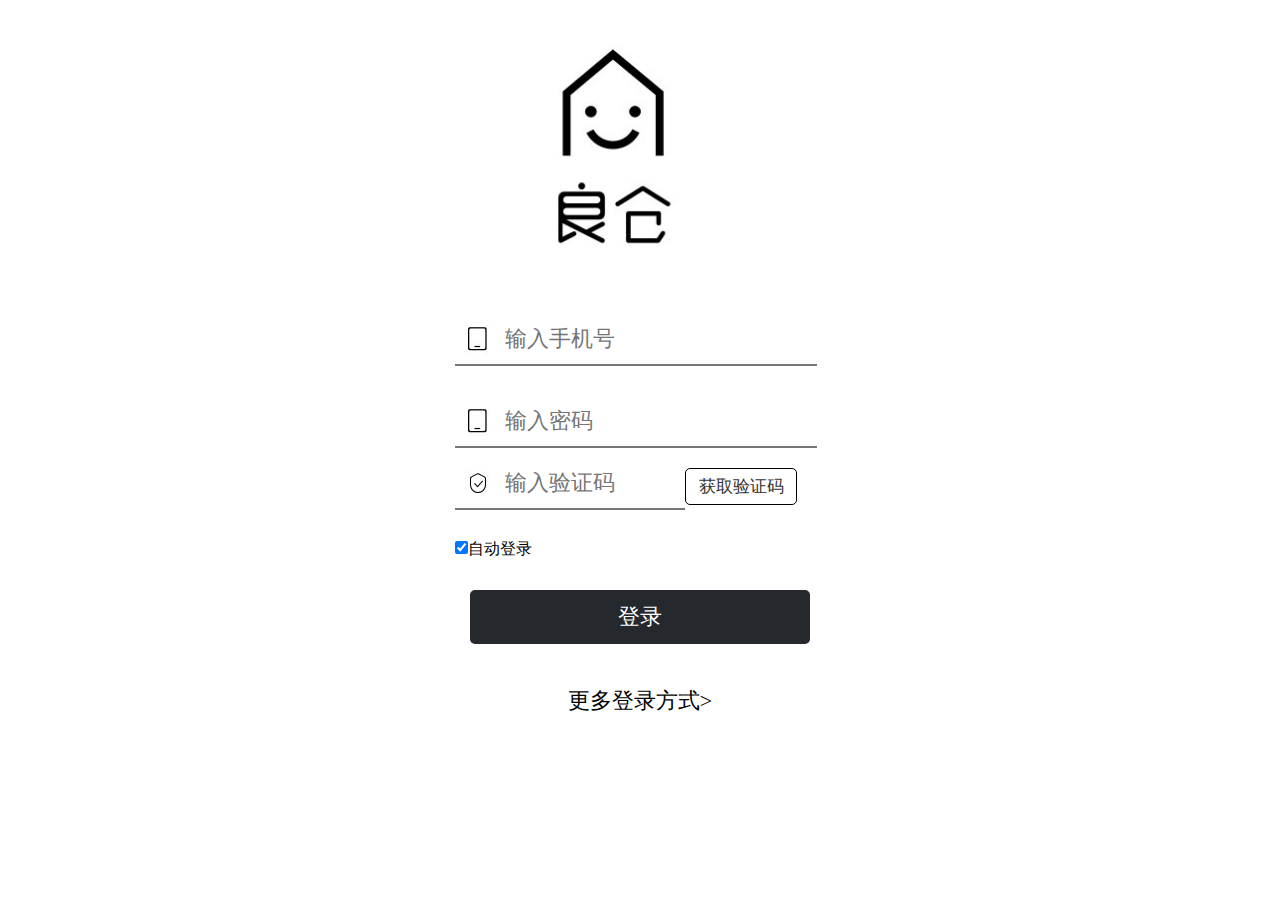
<file: login.html>
<!DOCTYPE html>
<html>
<head>
	<meta charset="UTF-8">
	<title>良仓-登录</title>
	<link rel="stylesheet" type="text/css" href="css/login.css" />
</head>
<body>
	<!--login-->
<div id="login">
	<img src="img/login1.jpg"/>
	<form>
		<input type="text" class="ipone" name="phone" placeholder="输入手机号" />
		<input type="text" class="password" name="password" placeholder="输入密码" />
		<div class="yzm">
			<input type="text" class="code" name="code" placeholder="输入验证码"/>
			<a href="##">获取验证码</a>
		</div>
		<br />
		<p>
			<input class="audio" type="checkbox" checked />自动登录
		</p>
		<p><a href="##" class="denglu">登录</a></p>
		<p><a href="#">更多登录方式></a></p>
	</form>
</div>
</body>
</html>
<script src="js/jquery-1.10.2.min.js"></script>
<script type="text/javascript">
//删除cookie函数
	function removeCookie(cname) {
		setCookie(cname, "", -1);
	}
	//设置cookie函数
	function setCookie (cname,cvalue,exdays) {//设置cookie函数
		var d=new Date();
		d.setDate(d.getDate()+exdays);
		document.cookie=cname+'='+cvalue+';expires='+d.toGMTString();
	}

	
	$('.denglu').click(function(){
		let name=$('.ipone').val();
		let pwd=$('.password').val();
//		alert(name+pwd);
		$.get('php/register.php',{'user':name,'pwd':pwd},function(data){
			if(parseInt(data)==1){
				alert('登陆成功');
				setCookie('ipone',name,7);
				window.location.href='index.html';
			}
		})
	});
	
	
	
	
	
	
	
	
	
	
	//获取随机数
		function random(a,b){
			return Math.round(Math.random()*(b-a)+a);
		}
		
		//获取随机验证码
			$('.yzm a').click(function(){
//				alert('hhh');
				var str = '';
				for(var i=0;i<10;i++){
					var a = String.fromCharCode(random(48,57));//数字
					var b = String.fromCharCode(random(65,90));//大写字母
					var c = String.fromCharCode(random(97,122));//小写字母
					str += a + b + c;
				}	
				var randomStr = "";
				for(var j=0;j<4;j++){
					var index = random(0,str.length-1);
					randomStr += str[index];
				}
				
				$('.yzm input').val(randomStr);
			});
</script>
</file>
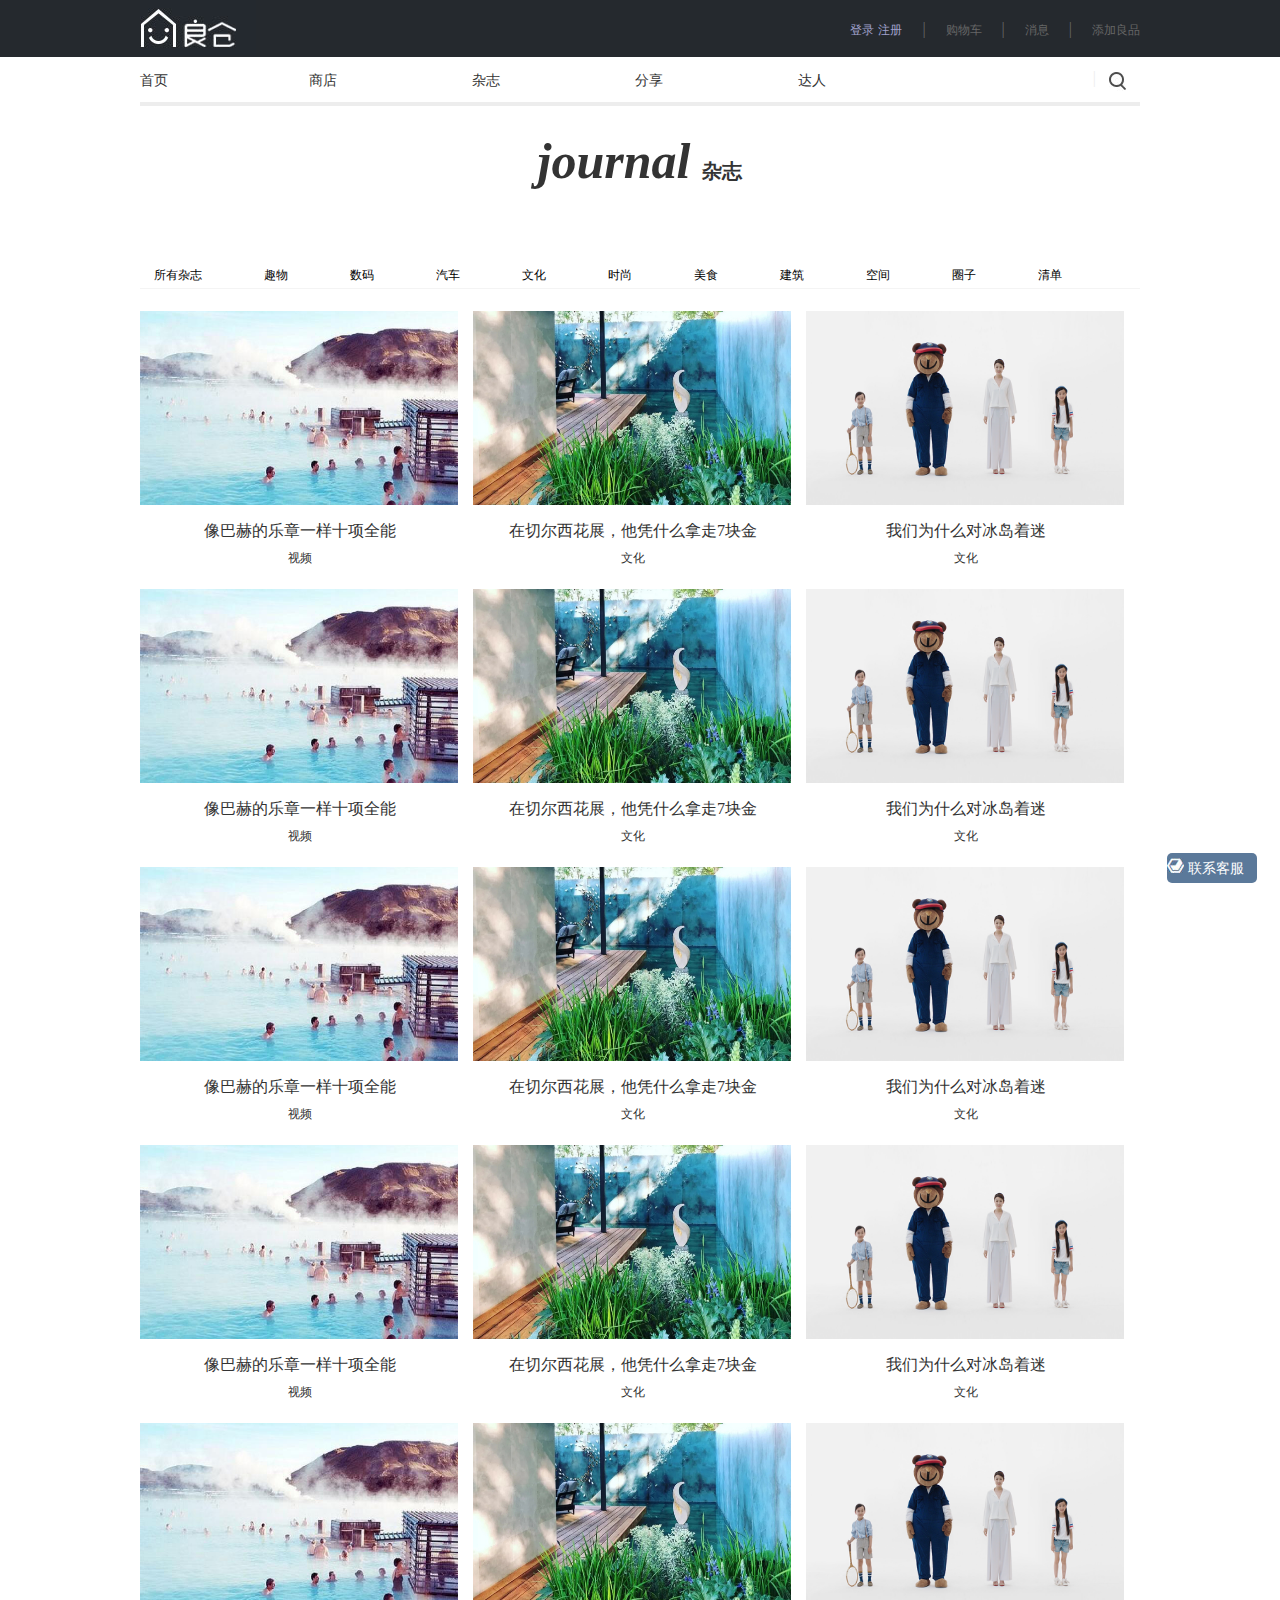
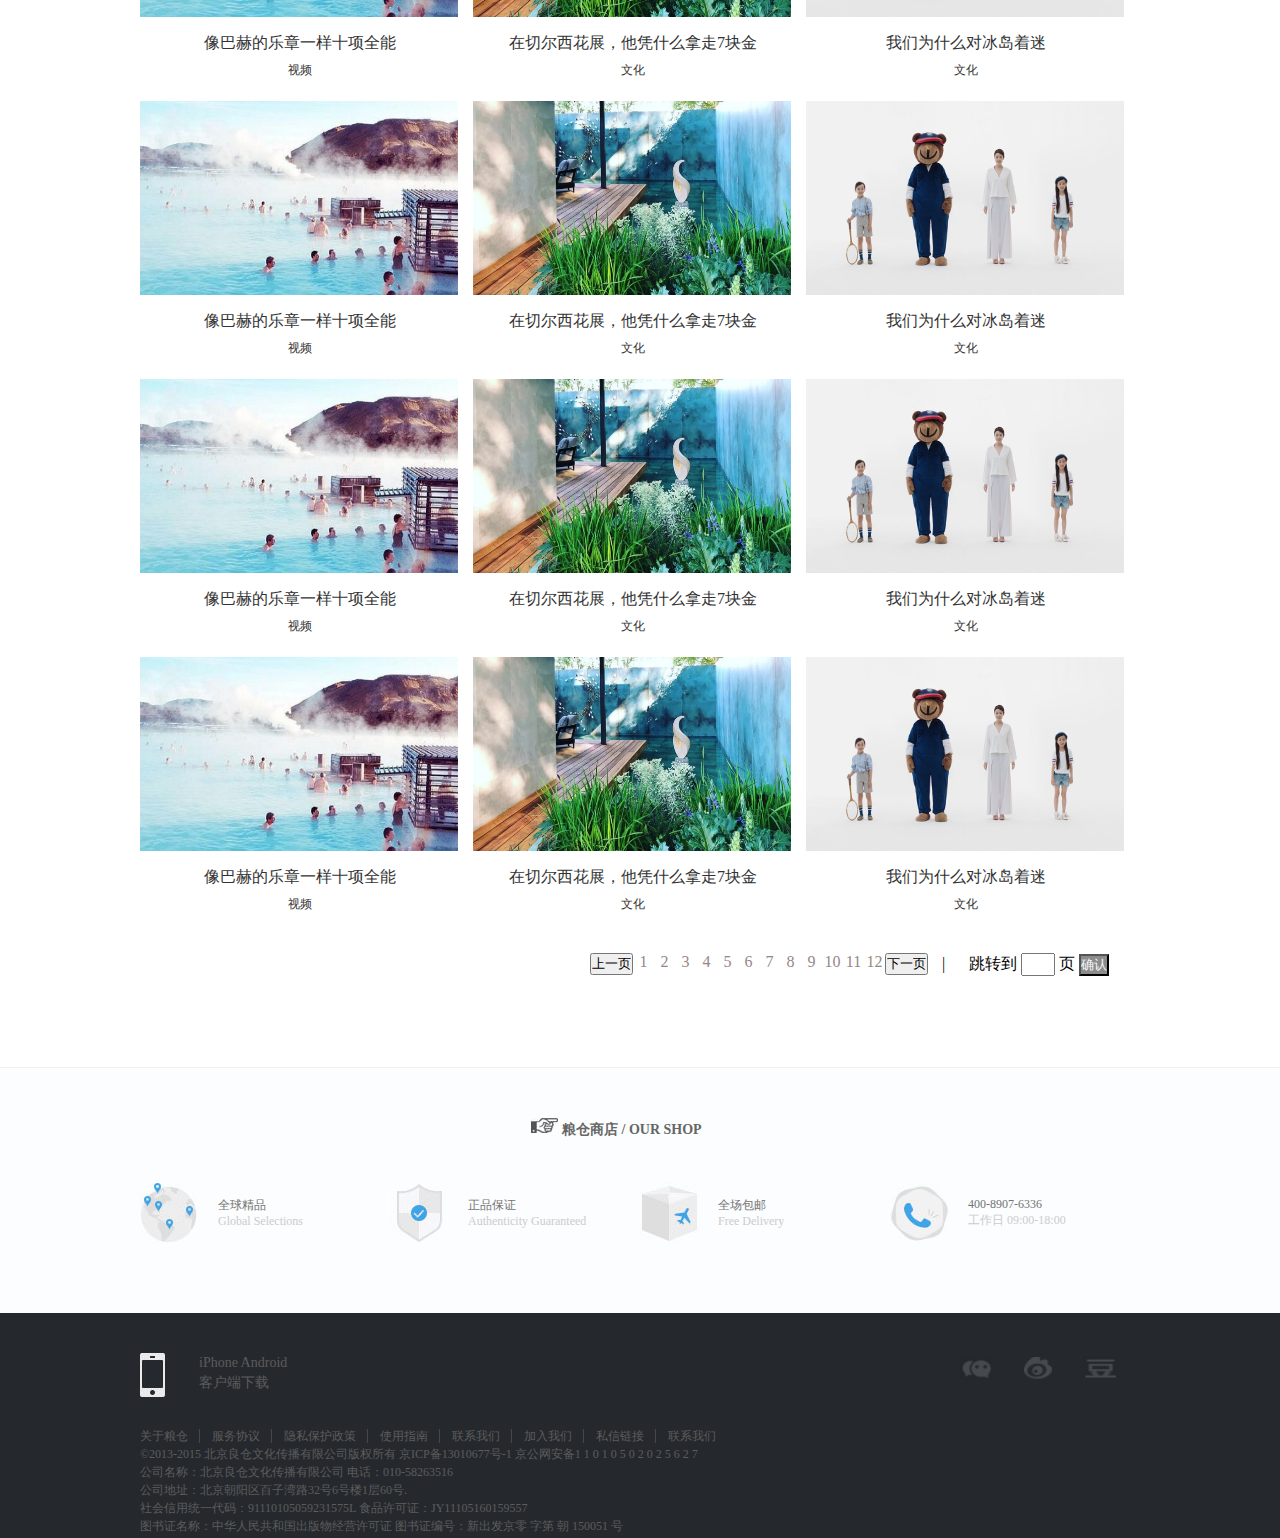
<file: magazine.html>
<!DOCTYPE html>
<html>
	<head>
		<meta charset="UTF-8">
		<title>良仓杂志</title>
		<link rel="stylesheet" type="text/css" href="css/magazine.css" />
	</head>
	<body>
<!--header-->
<header>
	<div id="header">
		<img src="img/login.jpg"/>
		<ul>
			<li>
				<a href="login.html">登录</a>
				<a href="register.html">注册</a>
				<span>|</span>
			</li>
			<li><a href="#">购物车</a>
				<span>|</span>
			</li>
			<li><a href="#">消息</a>
				<span>|</span>
			</li>
			<li><a href="#">添加良品</a></li>
		</ul>
	</div>
</header>
<!--nav-->
<nav>
	<div id="nav">
		<ul class="uls1">
			<li><a href="index.html">首页</a></li>
			<li>
				<a href="indexshop.html">商店</a>
				<div class="navbox">
					<ul>
						<li>
							<a href="#">
								<img src="img/23687.png"/>
								<p>家居</p>
							</a>
						</li>
						<li>
							<a href="#">
								<img src="img/23686.png"/>
								<p>文具</p>
							</a>
						</li>
						<li>
							<a href="#">
								<img src="img/23683.png"/>
								<p>数码</p>
							</a>
						</li>
						<li>
							<a href="#">
								<img src="img/23682.png"/>
								<p>玩乐</p>
							</a>
						</li>
						<li>
							<a href="#">
								<img src="img/23684.png"/>
								<p>餐厨</p>
							</a>
						</li>
						<li>
							<a href="#">
								<img src="img/23680.png"/>
								<p>美食</p>
							</a>
						</li>
						<li>
							<a href="#">
								<img src="img/23678.png"/>
								<p>服装</p>
							</a>
						</li>
						<li>
							<a href="#">
								<img src="img/23676.png"/>
								<p>鞋包</p>
							</a>
						</li>
						<li>
							<a href="#">
								<img src="img/23675.png"/>
								<p>配饰</p>
							</a>
						</li>
						<li>
							<a href="#">
								<img src="img/23681.png"/>
								<p>美护</p>
							</a>
						</li>
						<li>
							<a href="#">
								<img src="img/23674.png"/>
								<p>出行</p>
							</a>
						</li>
						<li>
							<a href="#">
								<img src="img/23668.png"/>
								<p>图书</p>
							</a>
						</li>
						<li>
							<a href="#">
								<img src="img/23672.png"/>
								<p>艺术</p>
							</a>
						</li>
						<li>
							<a href="#">
								<img src="img/30074.png"/>
								<p>水具</p>
							</a>
						</li>
						<li>
							<a href="#">
								<img src="img/30029.png"/>
								<p>运动</p>
							</a>
						</li>
						<li>
							<a href="#">
								<img src="img/30028.png"/>
								<p>情趣</p>
							</a>
						</li>
						
					</ul>
					<div class="rightbox">
						<div class="graybox">
							<img src="img/newview.jpg"/>
						</div>
						<p>新视线：2015年7月刊</p>
					</div>
				</div>
			</li>
			<li><a href="magazine.html">杂志</a>
				<ul class="zz">
					<li><a href="#">趣物</a></li>
					<li><a href="#">数码</a></li>
					<li><a href="#">汽车</a></li>
					<li><a href="#">文化</a></li>
					<li><a href="#">时尚</a></li>
					<li><a href="#">美食</a></li>
					<li><a href="#">建筑</a></li>
					<li><a href="#">空间</a></li>
					<li><a href="#">圈子</a></li>
					<li><a href="#">清单</a></li>
					<li><a href="#">活动</a></li>
					<li><a href="#">视频</a></li>
				</ul>
			</li>
			<li>
				<a href="share.html">分享</a>
				<ul>
					<li><a href="#">男士</a></li>
					<li><a href="#">家居</a></li>
					<li><a href="#">数码</a></li>
					<li><a href="#">工具</a></li>
					<li><a href="#">玩具</a></li>
					<li><a href="#">美容</a></li>
					<li><a href="#">孩子</a></li>
					<li><a href="#">宠物</a></li>
					<li><a href="#">饮食</a></li>
					<li><a href="#">运动</a></li>
					<li><a href="#">文化</a></li>
					<li><a href="#">女士</a></li>
				</ul>
			</li>
			<li><a href="beautyman.html">达人</a></li>
		</ul>
		<img src="img/sousuo.jpg"/>
		<span>|</span>
	</div>
</nav>
<!--journal-->
<div id="journal">
	<span>journal</span>
	<span>杂志</span>
</div>
<!--uls-->
<ul id="uls">
	<li>所有杂志</li>
	<li>趣物</li>
	<li>数码</li>
	<li>汽车</li>
	<li>文化</li>
	<li>时尚</li>
	<li>美食</li>
	<li>建筑</li>
	<li>空间</li>
	<li>圈子</li>
	<li>清单</li>
</ul>
<!--manypic-->
<div id="manypic">
	<ul>
		<a href="#">
			<img src="img/1352.jpg"/>
			<p>像巴赫的乐章一样十项全能</p>
			<p>视频</p>
		</a>
		<a href="#">
			<img src="img/1353.jpg"/>
			<p>在切尔西花展，他凭什么拿走7块金</p>
			<p>文化</p>
		</a>
		<a href="#">
			<img src="img/1354.jpg"/>
			<p>我们为什么对冰岛着迷</p>
			<p>文化</p>
		</a>
	</ul>
</div>
<!--manypic-->
<div id="manypic">
	<ul>
		<a href="#">
			<img src="img/1352.jpg"/>
			<p>像巴赫的乐章一样十项全能</p>
			<p>视频</p>
		</a>
		<a href="#">
			<img src="img/1353.jpg"/>
			<p>在切尔西花展，他凭什么拿走7块金</p>
			<p>文化</p>
		</a>
		<a href="#">
			<img src="img/1354.jpg"/>
			<p>我们为什么对冰岛着迷</p>
			<p>文化</p>
		</a>
	</ul>
</div>
<!--manypic-->
<div id="manypic">
	<ul>
		<a href="#">
			<img src="img/1352.jpg"/>
			<p>像巴赫的乐章一样十项全能</p>
			<p>视频</p>
		</a>
		<a href="#">
			<img src="img/1353.jpg"/>
			<p>在切尔西花展，他凭什么拿走7块金</p>
			<p>文化</p>
		</a>
		<a href="#">
			<img src="img/1354.jpg"/>
			<p>我们为什么对冰岛着迷</p>
			<p>文化</p>
		</a>
	</ul>
</div>
<!--manypic-->
<div id="manypic">
	<ul>
		<a href="#">
			<img src="img/1352.jpg"/>
			<p>像巴赫的乐章一样十项全能</p>
			<p>视频</p>
		</a>
		<a href="#">
			<img src="img/1353.jpg"/>
			<p>在切尔西花展，他凭什么拿走7块金</p>
			<p>文化</p>
		</a>
		<a href="#">
			<img src="img/1354.jpg"/>
			<p>我们为什么对冰岛着迷</p>
			<p>文化</p>
		</a>
	</ul>
</div>
<!--manypic-->
<div id="manypic">
	<ul>
		<a href="#">
			<img src="img/1352.jpg"/>
			<p>像巴赫的乐章一样十项全能</p>
			<p>视频</p>
		</a>
		<a href="#">
			<img src="img/1353.jpg"/>
			<p>在切尔西花展，他凭什么拿走7块金</p>
			<p>文化</p>
		</a>
		<a href="#">
			<img src="img/1354.jpg"/>
			<p>我们为什么对冰岛着迷</p>
			<p>文化</p>
		</a>
	</ul>
</div>
<!--manypic-->
<div id="manypic">
	<ul>
		<a href="#">
			<img src="img/1352.jpg"/>
			<p>像巴赫的乐章一样十项全能</p>
			<p>视频</p>
		</a>
		<a href="#">
			<img src="img/1353.jpg"/>
			<p>在切尔西花展，他凭什么拿走7块金</p>
			<p>文化</p>
		</a>
		<a href="#">
			<img src="img/1354.jpg"/>
			<p>我们为什么对冰岛着迷</p>
			<p>文化</p>
		</a>
	</ul>
</div>
<!--manypic-->
<div id="manypic">
	<ul>
		<a href="#">
			<img src="img/1352.jpg"/>
			<p>像巴赫的乐章一样十项全能</p>
			<p>视频</p>
		</a>
		<a href="#">
			<img src="img/1353.jpg"/>
			<p>在切尔西花展，他凭什么拿走7块金</p>
			<p>文化</p>
		</a>
		<a href="#">
			<img src="img/1354.jpg"/>
			<p>我们为什么对冰岛着迷</p>
			<p>文化</p>
		</a>
	</ul>
</div>
<!--manypic-->
<div id="manypic">
	<ul>
		<a href="#">
			<img src="img/1352.jpg"/>
			<p>像巴赫的乐章一样十项全能</p>
			<p>视频</p>
		</a>
		<a href="#">
			<img src="img/1353.jpg"/>
			<p>在切尔西花展，他凭什么拿走7块金</p>
			<p>文化</p>
		</a>
		<a href="#">
			<img src="img/1354.jpg"/>
			<p>我们为什么对冰岛着迷</p>
			<p>文化</p>
		</a>
	</ul>
</div>

<!--nextpage-->
<ul id='nextpage'>
	<input type="button" value="上一页"/>
	<li><a href="#">1</a></li>
	<li><a href="#">2</a></li>
	<li><a href="#">3</a></li>
	<li><a href="#">4</a></li>
	<li><a href="#">5</a></li>
	<li><a href="#">6</a></li>
	<li><a href="#">7</a></li>
	<li><a href="#">8</a></li>
	<li><a href="#">9</a></li>
	<li><a href="#">10</a></li>
	<li><a href="#">11</a></li>
	<li><a href="#">12</a></li>
	<input type="button" value="下一页"/>
	<div class="youbian">
		<span>|</span>
		<span>跳转到</span>
		<input class="xyd" type="text" />
		<span>页</span>
		<input type="button" value="确认"/>
	</div>
</ul>
<!--ourshop-->
<div id="our">
	<div class="shop">
		<div class=shtop>
			<img src="img/hand.jpg"/>
			<span>粮仓商店 / OUR SHOP</span>
		</div>
		<ul class="shbottom">
			<li>
				<img src="img/shop1.jpg"/>
				<div class="sh2">
					<p>全球精品</p>
					<p>
						Global Selections
					</p>
				</div>
			</li>
			<li>
				<img src="img/shop2.jpg"/>
				<div class="sh2">
					<p>正品保证</p>
					<p>
						Authenticity Guaranteed
					</p>
				</div>
			</li>
			<li>
				<img src="img/shop3.jpg"/>
				<div class="sh2">
					<p>全场包邮</p>
					<p>
						Free Delivery
					</p>
				</div>
			</li>
			<li>
				<img src="img/shop4.jpg"/>
				<div class="sh2">
					<p>400-8907-6336</p>
					<p>
					工作日 09:00-18:00
					</p>
				</div>
			</li>
		</ul>
	</div>
</div>
<!--footer-->
<footer>
	<div id="footers">
		<div class="foot-left">
			<div class="leftT">
				<img src="img/phone.jpg"/>
				<div class="leftT1">
					<p>iPhone Android</p>
					<p>客户端下载</p>
				</div>
			</div>
			<div class="leftB">
				<p>
					<a href="#">关于粮仓</a>
					<a href="#">服务协议</a>
					<a href="#">隐私保护政策</a>
					<a href="#">使用指南</a>
					<a href="#">联系我们</a>
					<a href="#">加入我们</a>
					<a href="#">私信链接</a>
					<a href="#">联系我们</a>
				</p>
				<p>&copy;2013-2015 北京良仓文化传播有限公司版权所有 京ICP备13010677号-1 京公网安备1 1 0 1 0 5 0 2 0 2 5 6 2 7</p>
				<p>  公司名称：北京良仓文化传播有限公司  电话：010-58263516</p>
				<p>  公司地址：北京朝阳区百子湾路32号6号楼1层60号.</p>
				<p>  社会信用统一代码：91110105059231575L  食品许可证：JY11105160159557 </p>
				<p>  图书证名称：中华人民共和国出版物经营许可证  图书证编号：新出发京零 字第 朝 150051 号  </p>
			</div>
		</div>
		<div class="foot-right">
			<img src="img/small1.png"/>
			<img src="img/small2.png"/>
			<img src="img/small3.png"/>
		</div>
	</div>
</footer>
<div id="aside">
	<a href="#">
	<img src="img/cube.jpg"/>
	<span>联系客服</span>
	</a>
</div>
<a id="aside2">
	<span></span>
</a>
	</body>
</html>
<script type="text/javascript" src="js/jquery-1.8.3.js"></script>

<script type="text/javascript" src="js/tools.js"></script>

<script type="text/javascript" src="js/slider.js"></script>

<script type="text/javascript" src="js/move1808.js"></script>

<script type="text/javascript">
	window.onload=function(){
		let s1=new Slider02({
			boxDom:qw("#swiper"),
			width:1000,
			height:474,
			imgs:["img/slider2-1 .jpg","img/slider2-2.jpg","img/slider2-3.jpg"],
			btnColor:"#e8e8e8",
			btnHighColor:"#45494d",
			btnWidth:20,
			btnHeight:4,
			isCircle:false,
			timeSpace:2000
		});
	}
	
	
	$('#aside2').hide();
$(document).scroll(function(){
		if($(this).scrollTop() > 200){
			$('#aside2').fadeIn();
		}else{
			$('#aside2').fadeOut();
		}
	})
$('#aside2').click(function(){
	$("html,body").animate({"scrollTop":0},800);
});
</script>
</file>
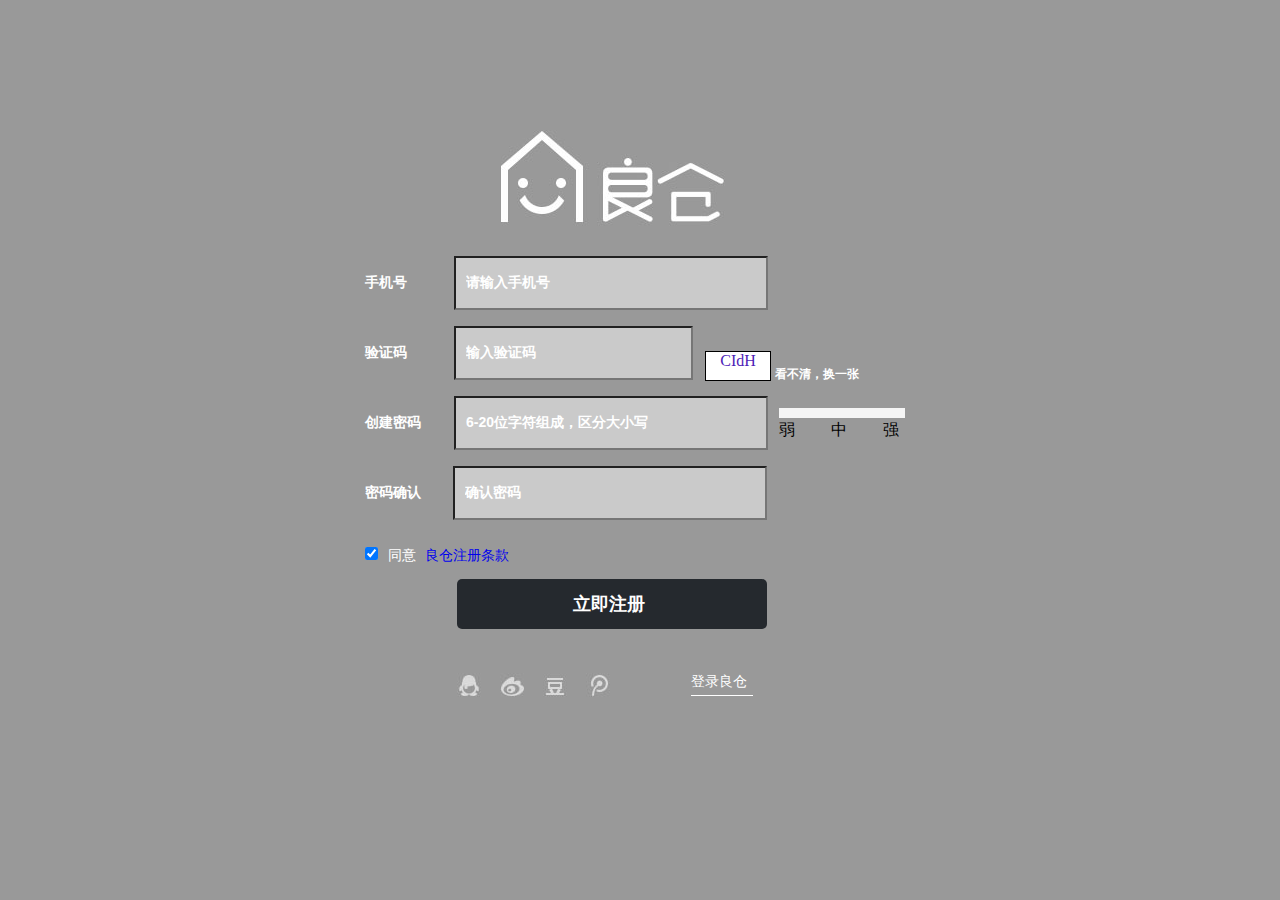
<file: register.html>
<!DOCTYPE html>
<html>
<head>
	<meta charset="UTF-8">
	<title>良仓注册</title>
	<link rel="stylesheet" type="text/css" href="css/register.css" />
</head>
<body>
<div id="register">
	<img src="img/register1.jpg"/>
	<form>
		<ul>
			<li>
				<lable>手机号</lable>
				<input type="text" class="ipone" name="phone" value="请输入手机号"/>
				<span></span>
			</li>
			<li>
				<lable>验证码</lable>
				<input type="text" class="yzm" name="yzm" value="输入验证码"/>
				<div class="yzm2" style="text-align: center;">
					
				</div>
				<a href="#" class="suiji">看不清，换一张</a>
			</li>
			<li>
				<lable>创建密码</lable>
				<input type="text" class="password" name="password" value="6-20位字符组成，区分大小写"/>
				<div class="pass21">
					<div style="float: left; width: 42px;height: 10px;"></div>
					<div style="float: left; width: 42px;height: 10px;"></div>
					<div style="float: left; width: 42px;height: 10px;"></div>					
				</div>
				<div class="pass22">
					<span>弱</span>
					<span>中</span>
					<span>强</span>
				</div>
			</li>
			<li>
				<lable>密码确认</lable>
				<input type="text" class="repass"  value="确认密码"/>
			</li>
		</ul>
		<p>
		<input class="audio" type="checkbox" checked /><span>同意</span>
		<a href="#">良仓注册条款</a>
		</p>
		<p><a href="##" class="djzc">立即注册</a></p>
		<div class="footer">
			<div class="fourp">
				<img src="img/register2.jpg"/>
				<img src="img/register3.jpg"/>
				<img src="img/register4.jpg"/>
				<img src="img/register5.jpg"/>
			</div>
			<a href="login.html">登录良仓</a>
		</div>
	</form>
</div>
</body>
</html>
<script type="text/javascript" src="js/jquery-1.10.2.min.js">
</script>
<script type="text/javascript">
	$('.djzc').click(function(){
//		alert('哈哈哈');
		let name=$('.ipone').val();
		let pwd=$('.password').val();
		if($('.ipone').next().html()!='√'){
			alert('手机号不对');
		}else{
			$.post('php/zhuce.php',{'user':name,'pwd':pwd},function(data){
//				console.log(data);
				if(parseInt(data)==1){
					alert('用户名已存在');
				}else{
					alert('注册成功');
					window.location.href='login.html';
				}
			});
		}
	});
	
			function check(str,type){
			switch(type){
				
				case 'phone':
					var reg = /^1[3|5|7|8]\d{9}$/;
					break;
				case 'password':
					var reg = /^[\w][\w]{5,17}$/;
					break;
				case 'surePass':
					var reg = /^[a-zA-Z_](\w{6,17})$/;
					break;			
				default:;
			}
			return reg.test(str);
		}
	$('.ipone').blur(function(){
//		alert('hah');
		if(check($(this).val(),"phone")){
				$(this).next().html('√');
				$(this).next().css('color','green');
			}else{
				$(this).next().html('×');
				$(this).next().css('color','red');
			}
	})
	
	//获取随机颜色
	function getColor(){
		var str="#";
		for(var i=0;i<6;i++){
			str+=(parseInt(Math.random()*16)).toString(16);
		}
		return str;
	}
	
	//获取随机数
		function random(a,b){
			return Math.round(Math.random()*(b-a)+a);
		}
	
		(function(){
//				alert('hhh');
				var str = '';
				for(var i=0;i<10;i++){
					var a = String.fromCharCode(random(48,57));//数字
					var b = String.fromCharCode(random(65,90));//大写字母
					var c = String.fromCharCode(random(97,122));//小写字母
					str += a + b + c;
				}	
				var randomStr = "";
				for(var j=0;j<4;j++){
					var index = random(0,str.length-1);
					randomStr += str[index];
				}
				$('.yzm2').css('color',getColor());
				$('.yzm2').html(randomStr);
		})();
	
			//获取随机验证码
			$('.suiji').click(function(){
//				alert('hhh');
				var str = '';
				for(var i=0;i<10;i++){
					var a = String.fromCharCode(random(48,57));//数字
					var b = String.fromCharCode(random(65,90));//大写字母
					var c = String.fromCharCode(random(97,122));//小写字母
					str += a + b + c;
				}	
				var randomStr = "";
				for(var j=0;j<4;j++){
					var index = random(0,str.length-1);
					randomStr += str[index];
				}
				$('.yzm2').css('color',getColor());
				$('.yzm2').html(randomStr);
			});
	
	$('.yzm').blur(function(){		
			if($(this).val().toLowerCase()!=$('.yzm2').html().toLowerCase()){
				alert("验证码有误，请重新输入");
			}
		});
	
	
	$('.password').keyup(function(){
			//弱：纯数字、纯字母、纯特殊符号
			//中：两者的组合
			//强：三者的组合
			var pass = $(this).val();
			if(pass.length <=6 && pass.length >=20){
				alert("密码长度不合适，请重新输入");
				return;
			}else{				
				//分别查看字符串中是否有数字、字母、特殊字符
				//1.数字
				var hasNum = false;
				var regNum = /\d/;
				if(regNum.test(pass)){
					hasNum = true;
				}
				//2.字母
				var hasLetter = false;
				var regLetter = /[a-zA-Z]/;
				if(regLetter.test(pass)){
					hasLetter = true;
				}
				//3.特殊符号
				var hasSpecial = false;
				var regSpecial = /[~!@#my$%^&*()-+{}]/;
				if(regSpecial.test(pass)){
					hasSpecial = true;
				}
				//判断强中弱
				var level = hasNum + hasLetter + hasSpecial;
				if(level == 1){//弱：纯数字、纯字母、纯特殊符号
					$('.pass21 div:nth-child(1)').css('background-color','#f00');
					$('.pass21 div:nth-child(2)').css('background-color','#fff');
					$('.pass21 div:nth-child(3)').css('background-color','#fff');
				}else if(level == 2){//中：两者的组合
					$('.pass21 div:nth-child(1)').css('background-color','#fff');
					$('.pass21 div:nth-child(2)').css('background-color','#0f0');
					$('.pass21 div:nth-child(3)').css('background-color','#fff');
				}else if(level == 3){//强：三者的组合
					$('.pass21 div:nth-child(1)').css('background-color','#fff');
					$('.pass21 div:nth-child(2)').css('background-color','#fff');
					$('.pass21 div:nth-child(3)').css('background-color','#ff0');
				}
			}
		});
		
			$('.repass').blur(function(){		
				if($(this).val() != $('.password').val()){
					alert("确认密码不对，请重新输入");
				}
			});

</script>
</file>
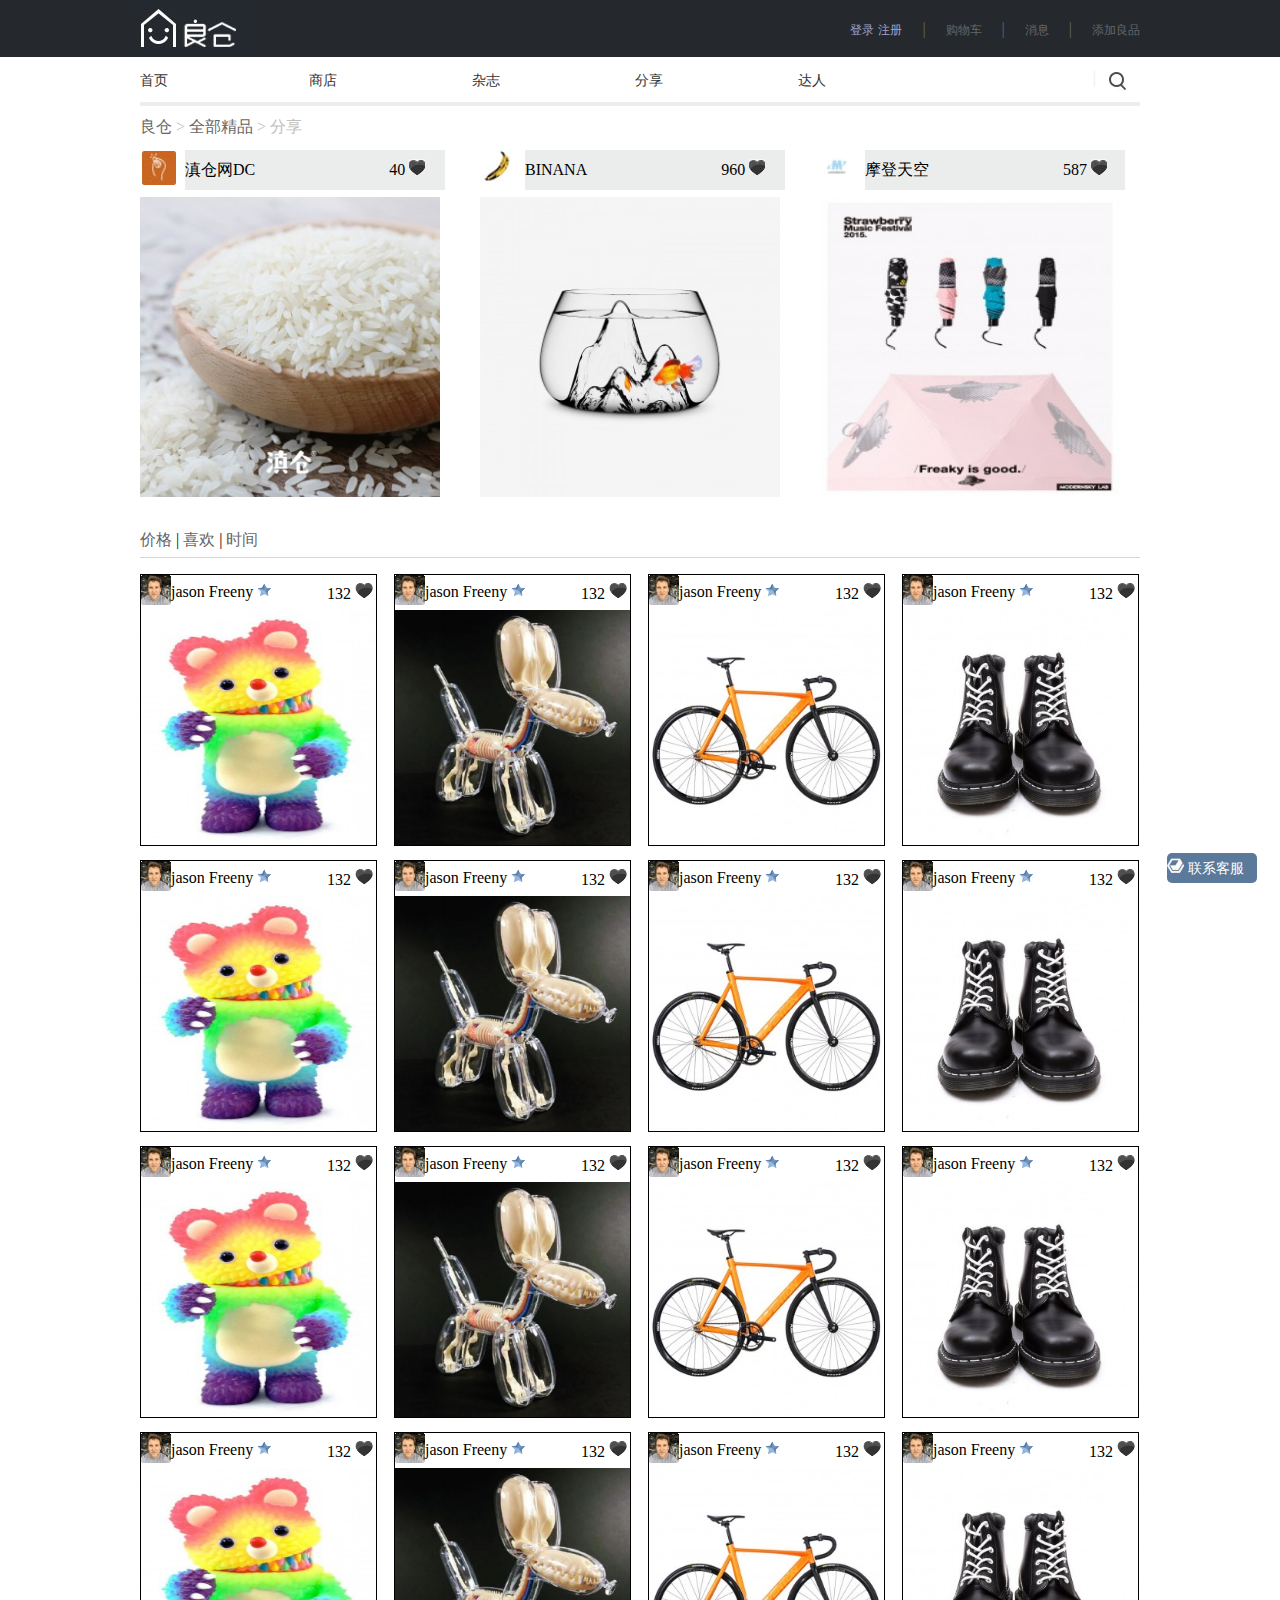
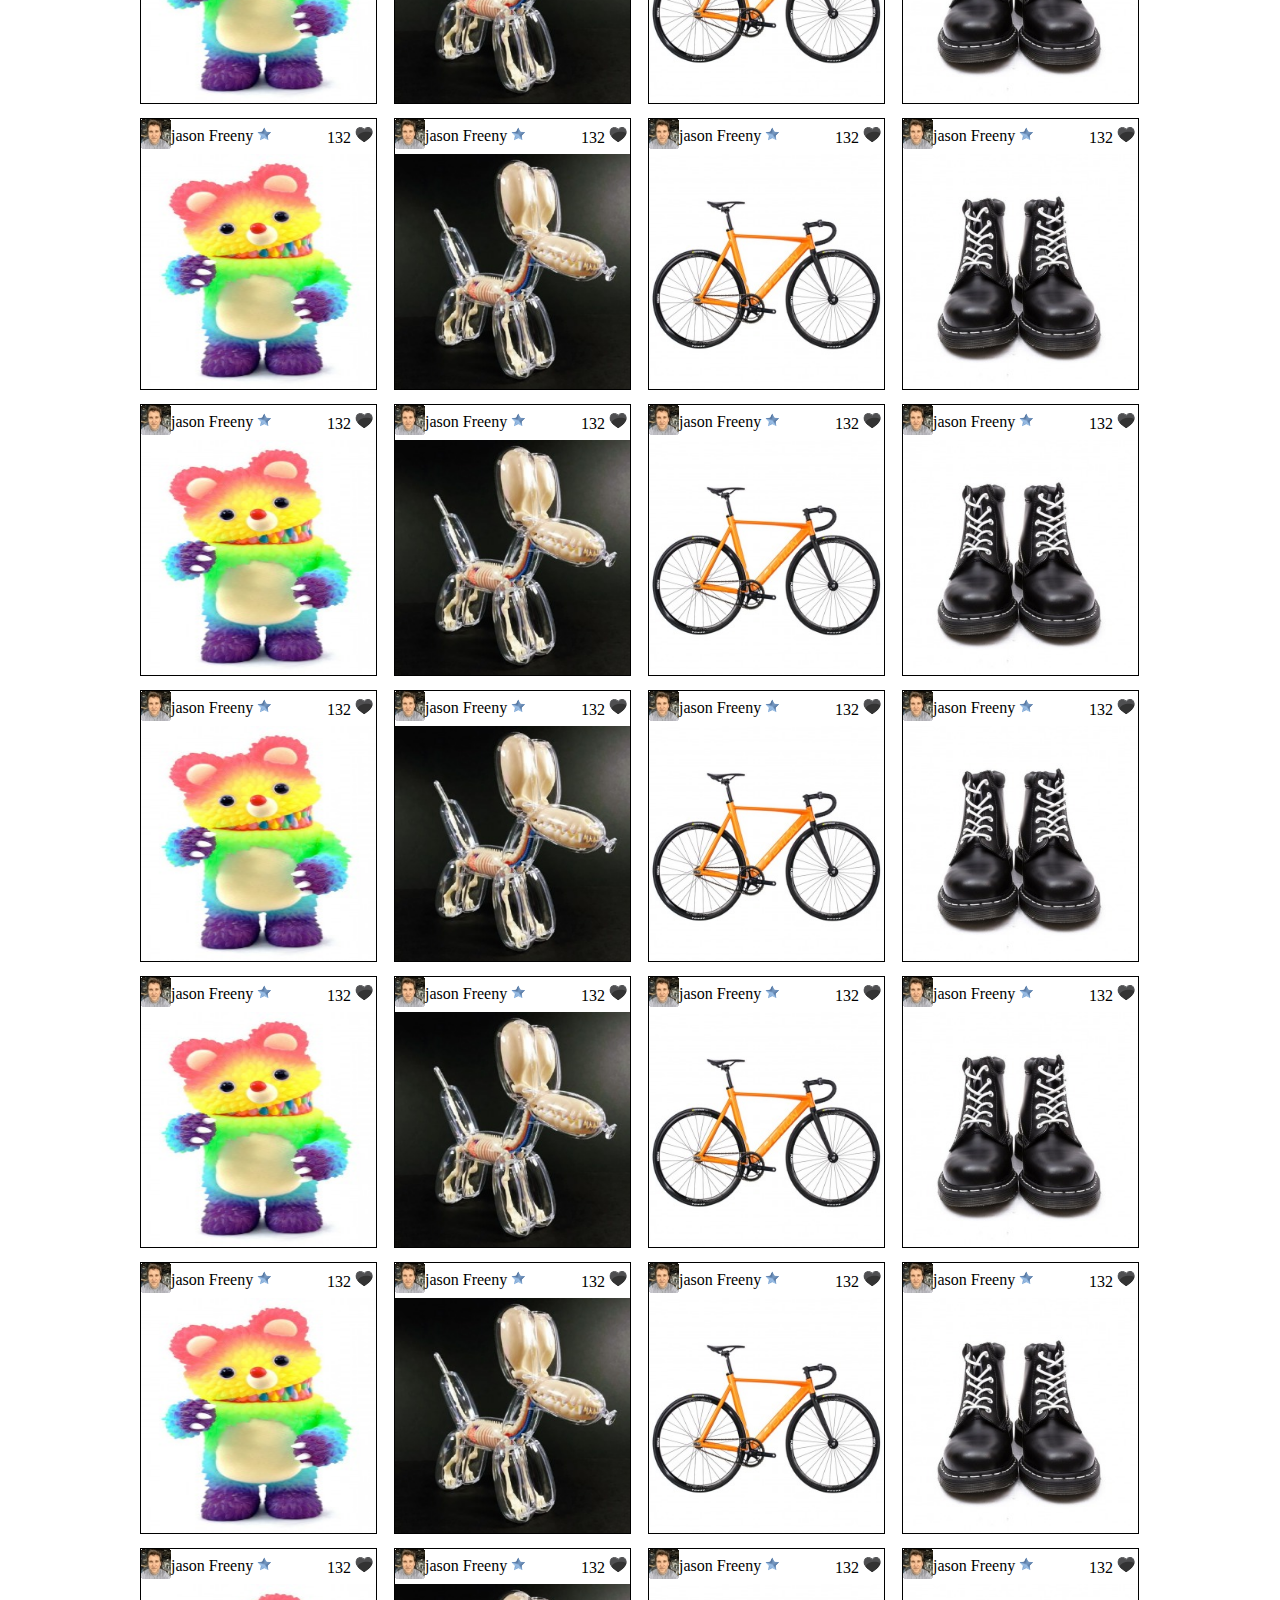
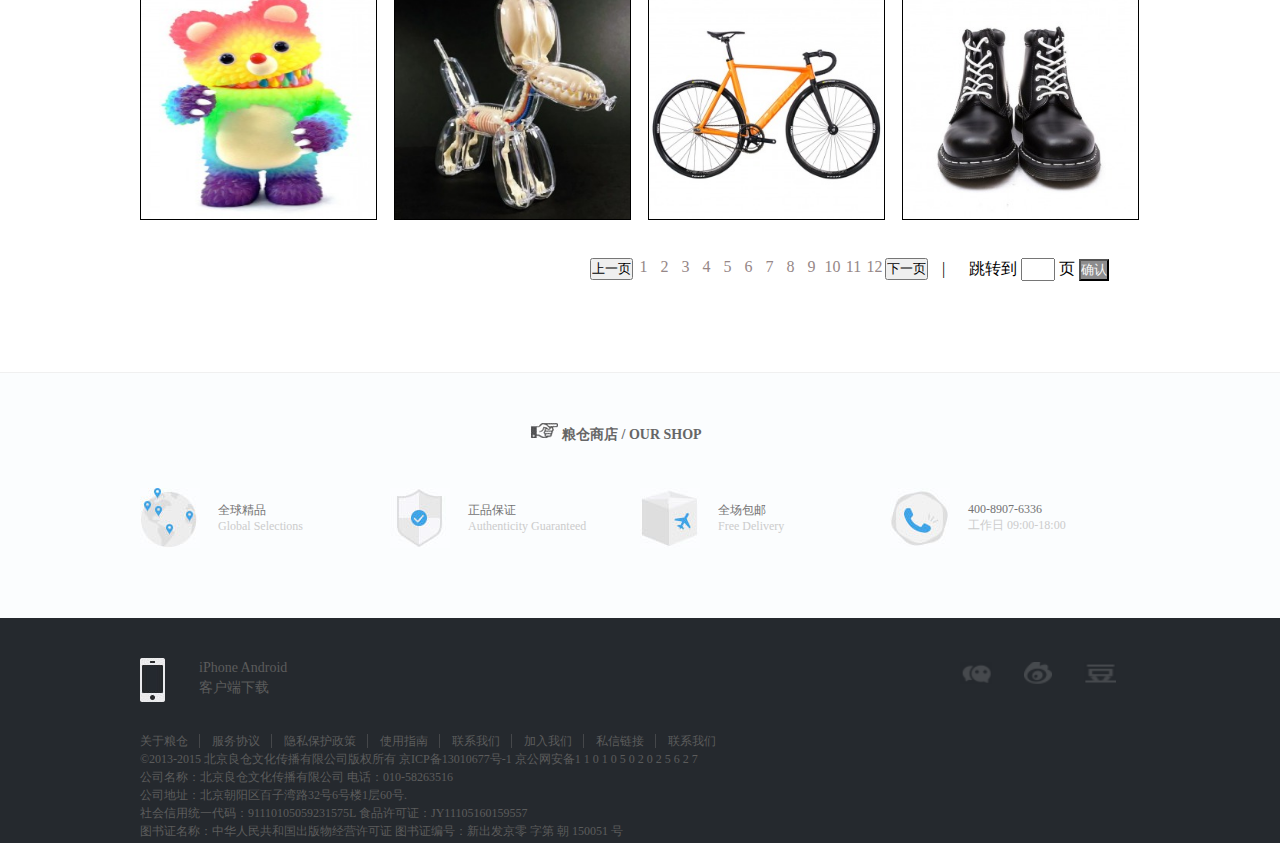
<file: share.html>
<!DOCTYPE html>
<html>
	<head>
		<meta charset="UTF-8">
		<title>良仓分享</title>
		<link rel="stylesheet" type="text/css" href="css/share.css" />
	</head>
	<body>
<!--header-->
<header>
	<div id="header">
		<img src="img/login.jpg"/>
		<ul>
			<li>
				<a href="login.html">登录</a>
				<a href="register.html">注册</a>
				<span>|</span>
			</li>
			<li><a href="#">购物车</a>
				<span>|</span>
			</li>
			<li><a href="#">消息</a>
				<span>|</span>
			</li>
			<li><a href="#">添加良品</a></li>
		</ul>
	</div>
</header>
<!--nav-->
<nav>
	<div id="nav">
		<ul class="uls1">
			<li><a href="index.html">首页</a></li>
			<li>
				<a href="indexshop.html">商店</a>
				<div class="navbox">
					<ul>
						<li>
							<a href="#">
								<img src="img/23687.png"/>
								<p>家居</p>
							</a>
						</li>
						<li>
							<a href="#">
								<img src="img/23686.png"/>
								<p>文具</p>
							</a>
						</li>
						<li>
							<a href="#">
								<img src="img/23683.png"/>
								<p>数码</p>
							</a>
						</li>
						<li>
							<a href="#">
								<img src="img/23682.png"/>
								<p>玩乐</p>
							</a>
						</li>
						<li>
							<a href="#">
								<img src="img/23684.png"/>
								<p>餐厨</p>
							</a>
						</li>
						<li>
							<a href="#">
								<img src="img/23680.png"/>
								<p>美食</p>
							</a>
						</li>
						<li>
							<a href="#">
								<img src="img/23678.png"/>
								<p>服装</p>
							</a>
						</li>
						<li>
							<a href="#">
								<img src="img/23676.png"/>
								<p>鞋包</p>
							</a>
						</li>
						<li>
							<a href="#">
								<img src="img/23675.png"/>
								<p>配饰</p>
							</a>
						</li>
						<li>
							<a href="#">
								<img src="img/23681.png"/>
								<p>美护</p>
							</a>
						</li>
						<li>
							<a href="#">
								<img src="img/23674.png"/>
								<p>出行</p>
							</a>
						</li>
						<li>
							<a href="#">
								<img src="img/23668.png"/>
								<p>图书</p>
							</a>
						</li>
						<li>
							<a href="#">
								<img src="img/23672.png"/>
								<p>艺术</p>
							</a>
						</li>
						<li>
							<a href="#">
								<img src="img/30074.png"/>
								<p>水具</p>
							</a>
						</li>
						<li>
							<a href="#">
								<img src="img/30029.png"/>
								<p>运动</p>
							</a>
						</li>
						<li>
							<a href="#">
								<img src="img/30028.png"/>
								<p>情趣</p>
							</a>
						</li>
						
					</ul>
					<div class="rightbox">
						<div class="graybox">
							<img src="img/newview.jpg"/>
						</div>
						<p>新视线：2015年7月刊</p>
					</div>
				</div>
			</li>
			<li><a href="magazine.html">杂志</a>
				<ul class="zz">
					<li><a href="#">趣物</a></li>
					<li><a href="#">数码</a></li>
					<li><a href="#">汽车</a></li>
					<li><a href="#">文化</a></li>
					<li><a href="#">时尚</a></li>
					<li><a href="#">美食</a></li>
					<li><a href="#">建筑</a></li>
					<li><a href="#">空间</a></li>
					<li><a href="#">圈子</a></li>
					<li><a href="#">清单</a></li>
					<li><a href="#">活动</a></li>
					<li><a href="#">视频</a></li>
				</ul>
			</li>
			<li>
				<a href="share.html">分享</a>
				<ul>
					<li><a href="#">男士</a></li>
					<li><a href="#">家居</a></li>
					<li><a href="#">数码</a></li>
					<li><a href="#">工具</a></li>
					<li><a href="#">玩具</a></li>
					<li><a href="#">美容</a></li>
					<li><a href="#">孩子</a></li>
					<li><a href="#">宠物</a></li>
					<li><a href="#">饮食</a></li>
					<li><a href="#">运动</a></li>
					<li><a href="#">文化</a></li>
					<li><a href="#">女士</a></li>
				</ul>
			</li>
			<li><a href="beautyman.html">达人</a></li>
		</ul>
		<img src="img/sousuo.jpg"/>
		<span>|</span>
	</div>
</nav>

<!--position-->
<div id="position">
	<a href="#">良仓</a>
	<span>&gt</span>
	<a href="#">全部精品</a>
	<span>&gt</span>
	<a href="#">分享</a>
</div>
<!--list-->
<ul id="list">
	<li>
		<div class="listli1">
			<img src="img/list1.jpg"/>
			<div class="listli11">
				<span>滇仓网DC</span>
				<span>40</span>
				<img src="img/list4.jpg"/>
			</div>
		</div>
		<a href="#">
			<img src="img/252297.jpg"/>
			<div class="zzc">
				<p>￥29.00</p>
				<p>卧龙米</p>
			</div>
		</a>
	</li>
	<li>
		<div class="listli1">
			<img src="img/list2.jpg"/>
			<div class="listli11">
				<span>BINANA</span>
				<span>960</span>
				<img src="img/list4.jpg"/>
			</div>
		</div>
		<a href="#">
			<img src="img/27404.jpg"/>
			<div class="zzc">
				<p>￥495.20</p>
				<p>Glasscape鱼缸</p>
			</div>
		</a>
	</li>
	<li>
		<div class="listli1">
			<img src="img/list3.jpg"/>
			<div class="listli11">
				<span>摩登天空</span>
				<span>587</span>
				<img src="img/list4.jpg"/>
			</div>
		</div>
		<a href="#">
			<img src="img/245589.jpg"/>
			<div class="zzc">
				<p>￥149.00</p>
				<p>2015年草莓音乐节官方LOGO款-黑胶</p>
				<p>遮阳伞(多色)</p>
			</div>
		</a>
	</li>
</ul>
<!--siftcon-->
<div id="siftcon">
	<a href="#">价格
		<ul class="xianshi">
			<li>0~200元</li>
			<li>201~500元</li>
			<li>501~1000元</li>
			<li>1001~3000元</li>
			<li>3000~元以上</li>
		</ul>
	</a> | 
	<a href="#">喜欢</a> |
	<a href="#">时间</a>
</div>
<!--manypicture-->
<ul id="manypicture">
	<li>
		<div class=mtop>
			<img src="img/heart (1).jpg"/>
			<div class="mtopleft">
				<span>jason Freeny</span>
				<img src="img/heart (2).png"/>
			</div>
			<div class="mtopright">
				<span>132</span>
				<img src="img/heart (1).png"/>
			</div>
		</div>
		<a href="#">
			<img src="img/255553.jpg"/>
			<div class="fugai">
				<p>￥486.00</p>
				<p>InstincToy Muckey</p>
			</div>
		</a>
	</li>
	<li>
		<div class=mtop>
			<img src="img/heart (1).jpg"/>
			<div class="mtopleft">
				<span>jason Freeny</span>
				<img src="img/heart (2).png"/>
			</div>
			<div class="mtopright">
				<span>132</span>
				<img src="img/heart (1).png"/>
			</div>
		</div>
		<a href="#">
			<img src="img/255550.jpg"/>
			<div class="fugai">
				<p>￥143.66</p>
				<p>Anatomical Balloon Dog</p>
			</div>
		</a>
	</li>
	<li>
		<div class=mtop>
			<img src="img/heart (1).jpg"/>
			<div class="mtopleft">
				<span>jason Freeny</span>
				<img src="img/heart (2).png"/>
			</div>
			<div class="mtopright">
				<span>132</span>
				<img src="img/heart (1).png"/>
			</div>
		</div>
		<a href="#">
			<img src="img/255547.jpg"/>
			<div class="fugai">
				<p>￥2855.81</p>
				<p>Aventon Mataro Fixed Gear Bike</p>
			</div>
		</a>
	</li>
	<li>
		<div class=mtop>
			<img src="img/heart (1).jpg"/>
			<div class="mtopleft">
				<span>jason Freeny</span>
				<img src="img/heart (2).png"/>
			</div>
			<div class="mtopright">
				<span>132</span>
				<img src="img/heart (1).png"/>
			</div>
		</div>
		<a href="#">
			<img src="img/255545.jpg"/>
			<div class="fugai">
				<p>￥395.46</p>
				<p>Doctor Martins Shoes</p>
			</div>
		</a>
	</li>
</ul>
<!--manypicture-->
<ul id="manypicture">
	<li>
		<div class=mtop>
			<img src="img/heart (1).jpg"/>
			<div class="mtopleft">
				<span>jason Freeny</span>
				<img src="img/heart (2).png"/>
			</div>
			<div class="mtopright">
				<span>132</span>
				<img src="img/heart (1).png"/>
			</div>
		</div>
		<a href="#">
			<img src="img/255553.jpg"/>
			<div class="fugai">
				<p>￥486.00</p>
				<p>InstincToy Muckey</p>
			</div>
		</a>
	</li>
	<li>
		<div class=mtop>
			<img src="img/heart (1).jpg"/>
			<div class="mtopleft">
				<span>jason Freeny</span>
				<img src="img/heart (2).png"/>
			</div>
			<div class="mtopright">
				<span>132</span>
				<img src="img/heart (1).png"/>
			</div>
		</div>
		<a href="#">
			<img src="img/255550.jpg"/>
			<div class="fugai">
				<p>￥143.66</p>
				<p>Anatomical Balloon Dog</p>
			</div>
		</a>
	</li>
	<li>
		<div class=mtop>
			<img src="img/heart (1).jpg"/>
			<div class="mtopleft">
				<span>jason Freeny</span>
				<img src="img/heart (2).png"/>
			</div>
			<div class="mtopright">
				<span>132</span>
				<img src="img/heart (1).png"/>
			</div>
		</div>
		<a href="#">
			<img src="img/255547.jpg"/>
			<div class="fugai">
				<p>￥2855.81</p>
				<p>Aventon Mataro Fixed Gear Bike</p>
			</div>
		</a>
	</li>
	<li>
		<div class=mtop>
			<img src="img/heart (1).jpg"/>
			<div class="mtopleft">
				<span>jason Freeny</span>
				<img src="img/heart (2).png"/>
			</div>
			<div class="mtopright">
				<span>132</span>
				<img src="img/heart (1).png"/>
			</div>
		</div>
		<a href="#">
			<img src="img/255545.jpg"/>
			<div class="fugai">
				<p>￥395.46</p>
				<p>Doctor Martins Shoes</p>
			</div>
		</a>
	</li>
</ul>
<!--manypicture-->
<ul id="manypicture">
	<li>
		<div class=mtop>
			<img src="img/heart (1).jpg"/>
			<div class="mtopleft">
				<span>jason Freeny</span>
				<img src="img/heart (2).png"/>
			</div>
			<div class="mtopright">
				<span>132</span>
				<img src="img/heart (1).png"/>
			</div>
		</div>
		<a href="#">
			<img src="img/255553.jpg"/>
			<div class="fugai">
				<p>￥486.00</p>
				<p>InstincToy Muckey</p>
			</div>
		</a>
	</li>
	<li>
		<div class=mtop>
			<img src="img/heart (1).jpg"/>
			<div class="mtopleft">
				<span>jason Freeny</span>
				<img src="img/heart (2).png"/>
			</div>
			<div class="mtopright">
				<span>132</span>
				<img src="img/heart (1).png"/>
			</div>
		</div>
		<a href="#">
			<img src="img/255550.jpg"/>
			<div class="fugai">
				<p>￥143.66</p>
				<p>Anatomical Balloon Dog</p>
			</div>
		</a>
	</li>
	<li>
		<div class=mtop>
			<img src="img/heart (1).jpg"/>
			<div class="mtopleft">
				<span>jason Freeny</span>
				<img src="img/heart (2).png"/>
			</div>
			<div class="mtopright">
				<span>132</span>
				<img src="img/heart (1).png"/>
			</div>
		</div>
		<a href="#">
			<img src="img/255547.jpg"/>
			<div class="fugai">
				<p>￥2855.81</p>
				<p>Aventon Mataro Fixed Gear Bike</p>
			</div>
		</a>
	</li>
	<li>
		<div class=mtop>
			<img src="img/heart (1).jpg"/>
			<div class="mtopleft">
				<span>jason Freeny</span>
				<img src="img/heart (2).png"/>
			</div>
			<div class="mtopright">
				<span>132</span>
				<img src="img/heart (1).png"/>
			</div>
		</div>
		<a href="#">
			<img src="img/255545.jpg"/>
			<div class="fugai">
				<p>￥395.46</p>
				<p>Doctor Martins Shoes</p>
			</div>
		</a>
	</li>
</ul>
<!--manypicture-->
<ul id="manypicture">
	<li>
		<div class=mtop>
			<img src="img/heart (1).jpg"/>
			<div class="mtopleft">
				<span>jason Freeny</span>
				<img src="img/heart (2).png"/>
			</div>
			<div class="mtopright">
				<span>132</span>
				<img src="img/heart (1).png"/>
			</div>
		</div>
		<a href="#">
			<img src="img/255553.jpg"/>
			<div class="fugai">
				<p>￥486.00</p>
				<p>InstincToy Muckey</p>
			</div>
		</a>
	</li>
	<li>
		<div class=mtop>
			<img src="img/heart (1).jpg"/>
			<div class="mtopleft">
				<span>jason Freeny</span>
				<img src="img/heart (2).png"/>
			</div>
			<div class="mtopright">
				<span>132</span>
				<img src="img/heart (1).png"/>
			</div>
		</div>
		<a href="#">
			<img src="img/255550.jpg"/>
			<div class="fugai">
				<p>￥143.66</p>
				<p>Anatomical Balloon Dog</p>
			</div>
		</a>
	</li>
	<li>
		<div class=mtop>
			<img src="img/heart (1).jpg"/>
			<div class="mtopleft">
				<span>jason Freeny</span>
				<img src="img/heart (2).png"/>
			</div>
			<div class="mtopright">
				<span>132</span>
				<img src="img/heart (1).png"/>
			</div>
		</div>
		<a href="#">
			<img src="img/255547.jpg"/>
			<div class="fugai">
				<p>￥2855.81</p>
				<p>Aventon Mataro Fixed Gear Bike</p>
			</div>
		</a>
	</li>
	<li>
		<div class=mtop>
			<img src="img/heart (1).jpg"/>
			<div class="mtopleft">
				<span>jason Freeny</span>
				<img src="img/heart (2).png"/>
			</div>
			<div class="mtopright">
				<span>132</span>
				<img src="img/heart (1).png"/>
			</div>
		</div>
		<a href="#">
			<img src="img/255545.jpg"/>
			<div class="fugai">
				<p>￥395.46</p>
				<p>Doctor Martins Shoes</p>
			</div>
		</a>
	</li>
</ul>
<!--manypicture-->
<ul id="manypicture">
	<li>
		<div class=mtop>
			<img src="img/heart (1).jpg"/>
			<div class="mtopleft">
				<span>jason Freeny</span>
				<img src="img/heart (2).png"/>
			</div>
			<div class="mtopright">
				<span>132</span>
				<img src="img/heart (1).png"/>
			</div>
		</div>
		<a href="#">
			<img src="img/255553.jpg"/>
			<div class="fugai">
				<p>￥486.00</p>
				<p>InstincToy Muckey</p>
			</div>
		</a>
	</li>
	<li>
		<div class=mtop>
			<img src="img/heart (1).jpg"/>
			<div class="mtopleft">
				<span>jason Freeny</span>
				<img src="img/heart (2).png"/>
			</div>
			<div class="mtopright">
				<span>132</span>
				<img src="img/heart (1).png"/>
			</div>
		</div>
		<a href="#">
			<img src="img/255550.jpg"/>
			<div class="fugai">
				<p>￥143.66</p>
				<p>Anatomical Balloon Dog</p>
			</div>
		</a>
	</li>
	<li>
		<div class=mtop>
			<img src="img/heart (1).jpg"/>
			<div class="mtopleft">
				<span>jason Freeny</span>
				<img src="img/heart (2).png"/>
			</div>
			<div class="mtopright">
				<span>132</span>
				<img src="img/heart (1).png"/>
			</div>
		</div>
		<a href="#">
			<img src="img/255547.jpg"/>
			<div class="fugai">
				<p>￥2855.81</p>
				<p>Aventon Mataro Fixed Gear Bike</p>
			</div>
		</a>
	</li>
	<li>
		<div class=mtop>
			<img src="img/heart (1).jpg"/>
			<div class="mtopleft">
				<span>jason Freeny</span>
				<img src="img/heart (2).png"/>
			</div>
			<div class="mtopright">
				<span>132</span>
				<img src="img/heart (1).png"/>
			</div>
		</div>
		<a href="#">
			<img src="img/255545.jpg"/>
			<div class="fugai">
				<p>￥395.46</p>
				<p>Doctor Martins Shoes</p>
			</div>
		</a>
	</li>
</ul>
<!--manypicture-->
<ul id="manypicture">
	<li>
		<div class=mtop>
			<img src="img/heart (1).jpg"/>
			<div class="mtopleft">
				<span>jason Freeny</span>
				<img src="img/heart (2).png"/>
			</div>
			<div class="mtopright">
				<span>132</span>
				<img src="img/heart (1).png"/>
			</div>
		</div>
		<a href="#">
			<img src="img/255553.jpg"/>
			<div class="fugai">
				<p>￥486.00</p>
				<p>InstincToy Muckey</p>
			</div>
		</a>
	</li>
	<li>
		<div class=mtop>
			<img src="img/heart (1).jpg"/>
			<div class="mtopleft">
				<span>jason Freeny</span>
				<img src="img/heart (2).png"/>
			</div>
			<div class="mtopright">
				<span>132</span>
				<img src="img/heart (1).png"/>
			</div>
		</div>
		<a href="#">
			<img src="img/255550.jpg"/>
			<div class="fugai">
				<p>￥143.66</p>
				<p>Anatomical Balloon Dog</p>
			</div>
		</a>
	</li>
	<li>
		<div class=mtop>
			<img src="img/heart (1).jpg"/>
			<div class="mtopleft">
				<span>jason Freeny</span>
				<img src="img/heart (2).png"/>
			</div>
			<div class="mtopright">
				<span>132</span>
				<img src="img/heart (1).png"/>
			</div>
		</div>
		<a href="#">
			<img src="img/255547.jpg"/>
			<div class="fugai">
				<p>￥2855.81</p>
				<p>Aventon Mataro Fixed Gear Bike</p>
			</div>
		</a>
	</li>
	<li>
		<div class=mtop>
			<img src="img/heart (1).jpg"/>
			<div class="mtopleft">
				<span>jason Freeny</span>
				<img src="img/heart (2).png"/>
			</div>
			<div class="mtopright">
				<span>132</span>
				<img src="img/heart (1).png"/>
			</div>
		</div>
		<a href="#">
			<img src="img/255545.jpg"/>
			<div class="fugai">
				<p>￥395.46</p>
				<p>Doctor Martins Shoes</p>
			</div>
		</a>
	</li>
</ul>
<!--manypicture-->
<ul id="manypicture">
	<li>
		<div class=mtop>
			<img src="img/heart (1).jpg"/>
			<div class="mtopleft">
				<span>jason Freeny</span>
				<img src="img/heart (2).png"/>
			</div>
			<div class="mtopright">
				<span>132</span>
				<img src="img/heart (1).png"/>
			</div>
		</div>
		<a href="#">
			<img src="img/255553.jpg"/>
			<div class="fugai">
				<p>￥486.00</p>
				<p>InstincToy Muckey</p>
			</div>
		</a>
	</li>
	<li>
		<div class=mtop>
			<img src="img/heart (1).jpg"/>
			<div class="mtopleft">
				<span>jason Freeny</span>
				<img src="img/heart (2).png"/>
			</div>
			<div class="mtopright">
				<span>132</span>
				<img src="img/heart (1).png"/>
			</div>
		</div>
		<a href="#">
			<img src="img/255550.jpg"/>
			<div class="fugai">
				<p>￥143.66</p>
				<p>Anatomical Balloon Dog</p>
			</div>
		</a>
	</li>
	<li>
		<div class=mtop>
			<img src="img/heart (1).jpg"/>
			<div class="mtopleft">
				<span>jason Freeny</span>
				<img src="img/heart (2).png"/>
			</div>
			<div class="mtopright">
				<span>132</span>
				<img src="img/heart (1).png"/>
			</div>
		</div>
		<a href="#">
			<img src="img/255547.jpg"/>
			<div class="fugai">
				<p>￥2855.81</p>
				<p>Aventon Mataro Fixed Gear Bike</p>
			</div>
		</a>
	</li>
	<li>
		<div class=mtop>
			<img src="img/heart (1).jpg"/>
			<div class="mtopleft">
				<span>jason Freeny</span>
				<img src="img/heart (2).png"/>
			</div>
			<div class="mtopright">
				<span>132</span>
				<img src="img/heart (1).png"/>
			</div>
		</div>
		<a href="#">
			<img src="img/255545.jpg"/>
			<div class="fugai">
				<p>￥395.46</p>
				<p>Doctor Martins Shoes</p>
			</div>
		</a>
	</li>
</ul>
<!--manypicture-->
<ul id="manypicture">
	<li>
		<div class=mtop>
			<img src="img/heart (1).jpg"/>
			<div class="mtopleft">
				<span>jason Freeny</span>
				<img src="img/heart (2).png"/>
			</div>
			<div class="mtopright">
				<span>132</span>
				<img src="img/heart (1).png"/>
			</div>
		</div>
		<a href="#">
			<img src="img/255553.jpg"/>
			<div class="fugai">
				<p>￥486.00</p>
				<p>InstincToy Muckey</p>
			</div>
		</a>
	</li>
	<li>
		<div class=mtop>
			<img src="img/heart (1).jpg"/>
			<div class="mtopleft">
				<span>jason Freeny</span>
				<img src="img/heart (2).png"/>
			</div>
			<div class="mtopright">
				<span>132</span>
				<img src="img/heart (1).png"/>
			</div>
		</div>
		<a href="#">
			<img src="img/255550.jpg"/>
			<div class="fugai">
				<p>￥143.66</p>
				<p>Anatomical Balloon Dog</p>
			</div>
		</a>
	</li>
	<li>
		<div class=mtop>
			<img src="img/heart (1).jpg"/>
			<div class="mtopleft">
				<span>jason Freeny</span>
				<img src="img/heart (2).png"/>
			</div>
			<div class="mtopright">
				<span>132</span>
				<img src="img/heart (1).png"/>
			</div>
		</div>
		<a href="#">
			<img src="img/255547.jpg"/>
			<div class="fugai">
				<p>￥2855.81</p>
				<p>Aventon Mataro Fixed Gear Bike</p>
			</div>
		</a>
	</li>
	<li>
		<div class=mtop>
			<img src="img/heart (1).jpg"/>
			<div class="mtopleft">
				<span>jason Freeny</span>
				<img src="img/heart (2).png"/>
			</div>
			<div class="mtopright">
				<span>132</span>
				<img src="img/heart (1).png"/>
			</div>
		</div>
		<a href="#">
			<img src="img/255545.jpg"/>
			<div class="fugai">
				<p>￥395.46</p>
				<p>Doctor Martins Shoes</p>
			</div>
		</a>
	</li>
</ul>
<!--manypicture-->
<ul id="manypicture">
	<li>
		<div class=mtop>
			<img src="img/heart (1).jpg"/>
			<div class="mtopleft">
				<span>jason Freeny</span>
				<img src="img/heart (2).png"/>
			</div>
			<div class="mtopright">
				<span>132</span>
				<img src="img/heart (1).png"/>
			</div>
		</div>
		<a href="#">
			<img src="img/255553.jpg"/>
			<div class="fugai">
				<p>￥486.00</p>
				<p>InstincToy Muckey</p>
			</div>
		</a>
	</li>
	<li>
		<div class=mtop>
			<img src="img/heart (1).jpg"/>
			<div class="mtopleft">
				<span>jason Freeny</span>
				<img src="img/heart (2).png"/>
			</div>
			<div class="mtopright">
				<span>132</span>
				<img src="img/heart (1).png"/>
			</div>
		</div>
		<a href="#">
			<img src="img/255550.jpg"/>
			<div class="fugai">
				<p>￥143.66</p>
				<p>Anatomical Balloon Dog</p>
			</div>
		</a>
	</li>
	<li>
		<div class=mtop>
			<img src="img/heart (1).jpg"/>
			<div class="mtopleft">
				<span>jason Freeny</span>
				<img src="img/heart (2).png"/>
			</div>
			<div class="mtopright">
				<span>132</span>
				<img src="img/heart (1).png"/>
			</div>
		</div>
		<a href="#">
			<img src="img/255547.jpg"/>
			<div class="fugai">
				<p>￥2855.81</p>
				<p>Aventon Mataro Fixed Gear Bike</p>
			</div>
		</a>
	</li>
	<li>
		<div class=mtop>
			<img src="img/heart (1).jpg"/>
			<div class="mtopleft">
				<span>jason Freeny</span>
				<img src="img/heart (2).png"/>
			</div>
			<div class="mtopright">
				<span>132</span>
				<img src="img/heart (1).png"/>
			</div>
		</div>
		<a href="#">
			<img src="img/255545.jpg"/>
			<div class="fugai">
				<p>￥395.46</p>
				<p>Doctor Martins Shoes</p>
			</div>
		</a>
	</li>
</ul>
<!--manypicture-->
<ul id="manypicture">
	<li>
		<div class=mtop>
			<img src="img/heart (1).jpg"/>
			<div class="mtopleft">
				<span>jason Freeny</span>
				<img src="img/heart (2).png"/>
			</div>
			<div class="mtopright">
				<span>132</span>
				<img src="img/heart (1).png"/>
			</div>
		</div>
		<a href="#">
			<img src="img/255553.jpg"/>
			<div class="fugai">
				<p>￥486.00</p>
				<p>InstincToy Muckey</p>
			</div>
		</a>
	</li>
	<li>
		<div class=mtop>
			<img src="img/heart (1).jpg"/>
			<div class="mtopleft">
				<span>jason Freeny</span>
				<img src="img/heart (2).png"/>
			</div>
			<div class="mtopright">
				<span>132</span>
				<img src="img/heart (1).png"/>
			</div>
		</div>
		<a href="#">
			<img src="img/255550.jpg"/>
			<div class="fugai">
				<p>￥143.66</p>
				<p>Anatomical Balloon Dog</p>
			</div>
		</a>
	</li>
	<li>
		<div class=mtop>
			<img src="img/heart (1).jpg"/>
			<div class="mtopleft">
				<span>jason Freeny</span>
				<img src="img/heart (2).png"/>
			</div>
			<div class="mtopright">
				<span>132</span>
				<img src="img/heart (1).png"/>
			</div>
		</div>
		<a href="#">
			<img src="img/255547.jpg"/>
			<div class="fugai">
				<p>￥2855.81</p>
				<p>Aventon Mataro Fixed Gear Bike</p>
			</div>
		</a>
	</li>
	<li>
		<div class=mtop>
			<img src="img/heart (1).jpg"/>
			<div class="mtopleft">
				<span>jason Freeny</span>
				<img src="img/heart (2).png"/>
			</div>
			<div class="mtopright">
				<span>132</span>
				<img src="img/heart (1).png"/>
			</div>
		</div>
		<a href="#">
			<img src="img/255545.jpg"/>
			<div class="fugai">
				<p>￥395.46</p>
				<p>Doctor Martins Shoes</p>
			</div>
		</a>
	</li>
</ul>
<!--nextpage-->
<ul id='nextpage'>
	<input type="button" value="上一页"/>
	<li><a href="#">1</a></li>
	<li><a href="#">2</a></li>
	<li><a href="#">3</a></li>
	<li><a href="#">4</a></li>
	<li><a href="#">5</a></li>
	<li><a href="#">6</a></li>
	<li><a href="#">7</a></li>
	<li><a href="#">8</a></li>
	<li><a href="#">9</a></li>
	<li><a href="#">10</a></li>
	<li><a href="#">11</a></li>
	<li><a href="#">12</a></li>
	<input type="button" value="下一页"/>
	<div class="youbian">
		<span>|</span>
		<span>跳转到</span>
		<input class="xyd" type="text" />
		<span>页</span>
		<input type="button" value="确认"/>
	</div>
</ul>
<!--ourshop-->
<div id="our">
	<div class="shop">
		<div class=shtop>
			<img src="img/hand.jpg"/>
			<span>粮仓商店 / OUR SHOP</span>
		</div>
		<ul class="shbottom">
			<li>
				<img src="img/shop1.jpg"/>
				<div class="sh2">
					<p>全球精品</p>
					<p>
						Global Selections
					</p>
				</div>
			</li>
			<li>
				<img src="img/shop2.jpg"/>
				<div class="sh2">
					<p>正品保证</p>
					<p>
						Authenticity Guaranteed
					</p>
				</div>
			</li>
			<li>
				<img src="img/shop3.jpg"/>
				<div class="sh2">
					<p>全场包邮</p>
					<p>
						Free Delivery
					</p>
				</div>
			</li>
			<li>
				<img src="img/shop4.jpg"/>
				<div class="sh2">
					<p>400-8907-6336</p>
					<p>
					工作日 09:00-18:00
					</p>
				</div>
			</li>
		</ul>
	</div>
</div>
<!--footer-->
<footer>
	<div id="footers">
		<div class="foot-left">
			<div class="leftT">
				<img src="img/phone.jpg"/>
				<div class="leftT1">
					<p>iPhone Android</p>
					<p>客户端下载</p>
				</div>
			</div>
			<div class="leftB">
				<p>
					<a href="#">关于粮仓</a>
					<a href="#">服务协议</a>
					<a href="#">隐私保护政策</a>
					<a href="#">使用指南</a>
					<a href="#">联系我们</a>
					<a href="#">加入我们</a>
					<a href="#">私信链接</a>
					<a href="#">联系我们</a>
				</p>
				<p>&copy;2013-2015 北京良仓文化传播有限公司版权所有 京ICP备13010677号-1 京公网安备1 1 0 1 0 5 0 2 0 2 5 6 2 7</p>
				<p>  公司名称：北京良仓文化传播有限公司  电话：010-58263516</p>
				<p>  公司地址：北京朝阳区百子湾路32号6号楼1层60号.</p>
				<p>  社会信用统一代码：91110105059231575L  食品许可证：JY11105160159557 </p>
				<p>  图书证名称：中华人民共和国出版物经营许可证  图书证编号：新出发京零 字第 朝 150051 号  </p>
			</div>
		</div>
		<div class="foot-right">
			<img src="img/small1.png"/>
			<img src="img/small2.png"/>
			<img src="img/small3.png"/>
		</div>
	</div>
</footer>
<div id="aside">
	<a href="#">
	<img src="img/cube.jpg"/>
	<span>联系客服</span>
	</a>
</div>
<a id="aside2">
	<span></span>
</a>
	</body>
</html>
<script type="text/javascript" src="js/jquery-1.8.3.js"></script>

<script type="text/javascript" src="js/tools.js"></script>

<script type="text/javascript" src="js/slider.js"></script>

<script type="text/javascript" src="js/move1808.js"></script>

<script type="text/javascript">
	
	$('#aside2').hide();
$(document).scroll(function(){
		if($(this).scrollTop() > 200){
			$('#aside2').fadeIn();
		}else{
			$('#aside2').fadeOut();
		}
	})
$('#aside2').click(function(){
	$("html,body").animate({"scrollTop":0},800);
});
</script>
</file>
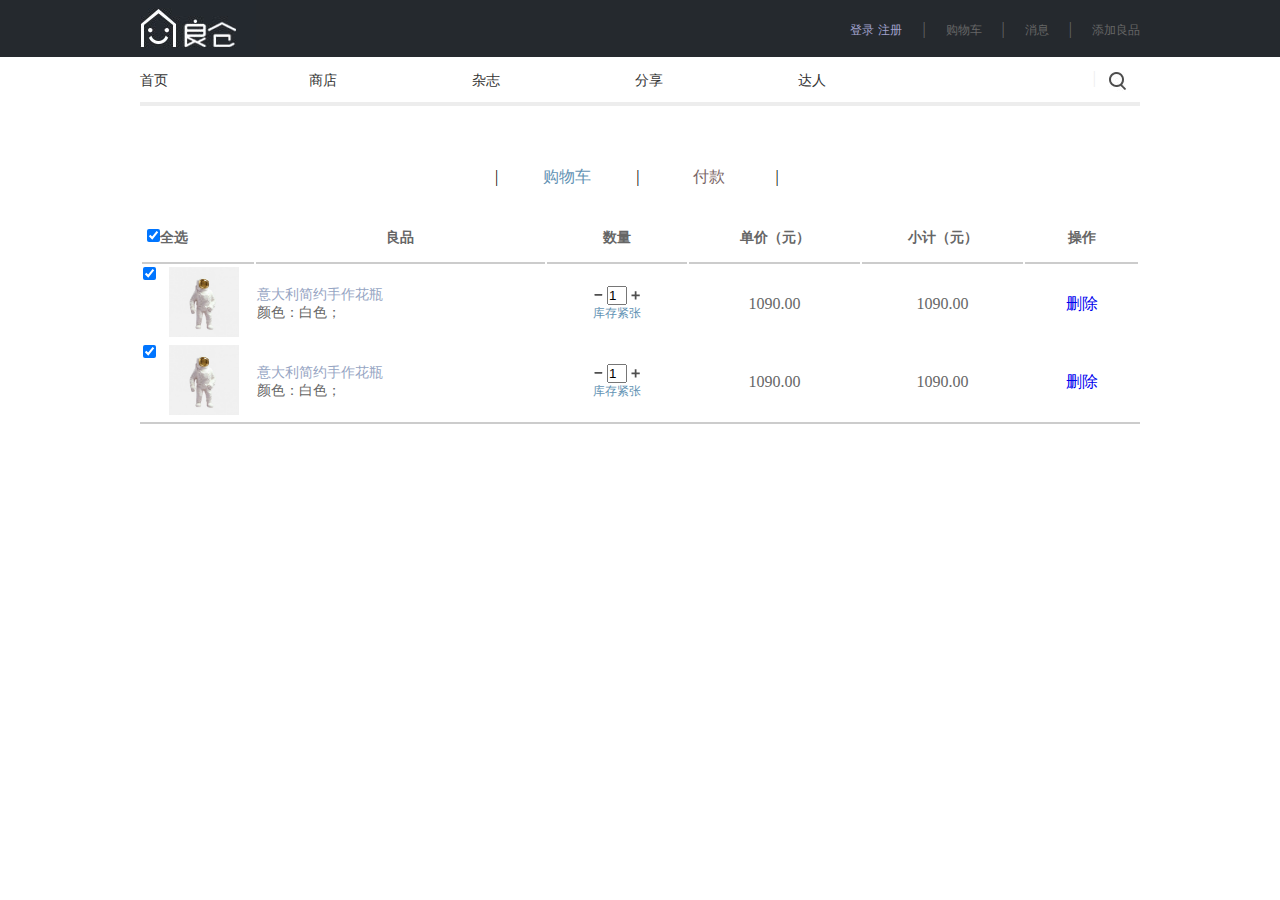
<file: shoppingcar.html>
<!DOCTYPE html>
<html>
<head>
	<meta charset="UTF-8">
	<title>我的购物车</title>
	<link rel="stylesheet" type="text/css" href="css/shoppingcar.css"/>
</head>
<body>
<!--header-->
<header>
	<div id="header">
		<img src="img/login.jpg"/>
		<ul>
			<li>
				<a href="login.html">登录</a>
				<a href="register.html">注册</a>
				<span>|</span>
			</li>
			<li><a href="#">购物车</a>
				<span>|</span>
			</li>
			<li><a href="#">消息</a>
				<span>|</span>
			</li>
			<li><a href="#">添加良品</a></li>
		</ul>
	</div>
</header>
<!--nav-->
<nav>
	<div id="nav">
		<ul class="uls1">
			<li><a href="index.html">首页</a></li>
			<li>
				<a href="indexshop.html">商店</a>
				<div class="navbox">
					<ul>
						<li>
							<a href="#">
								<img src="img/23687.png"/>
								<p>家居</p>
							</a>
						</li>
						<li>
							<a href="#">
								<img src="img/23686.png"/>
								<p>文具</p>
							</a>
						</li>
						<li>
							<a href="#">
								<img src="img/23683.png"/>
								<p>数码</p>
							</a>
						</li>
						<li>
							<a href="#">
								<img src="img/23682.png"/>
								<p>玩乐</p>
							</a>
						</li>
						<li>
							<a href="#">
								<img src="img/23684.png"/>
								<p>餐厨</p>
							</a>
						</li>
						<li>
							<a href="#">
								<img src="img/23680.png"/>
								<p>美食</p>
							</a>
						</li>
						<li>
							<a href="#">
								<img src="img/23678.png"/>
								<p>服装</p>
							</a>
						</li>
						<li>
							<a href="#">
								<img src="img/23676.png"/>
								<p>鞋包</p>
							</a>
						</li>
						<li>
							<a href="#">
								<img src="img/23675.png"/>
								<p>配饰</p>
							</a>
						</li>
						<li>
							<a href="#">
								<img src="img/23681.png"/>
								<p>美护</p>
							</a>
						</li>
						<li>
							<a href="#">
								<img src="img/23674.png"/>
								<p>出行</p>
							</a>
						</li>
						<li>
							<a href="#">
								<img src="img/23668.png"/>
								<p>图书</p>
							</a>
						</li>
						<li>
							<a href="#">
								<img src="img/23672.png"/>
								<p>艺术</p>
							</a>
						</li>
						<li>
							<a href="#">
								<img src="img/30074.png"/>
								<p>水具</p>
							</a>
						</li>
						<li>
							<a href="#">
								<img src="img/30029.png"/>
								<p>运动</p>
							</a>
						</li>
						<li>
							<a href="#">
								<img src="img/30028.png"/>
								<p>情趣</p>
							</a>
						</li>
						
					</ul>
					<div class="rightbox">
						<div class="graybox">
							<img src="img/newview.jpg"/>
						</div>
						<p>新视线：2015年7月刊</p>
					</div>
				</div>
			</li>
			<li><a href="magazine.html">杂志</a>
				<ul class="zz">
					<li><a href="#">趣物</a></li>
					<li><a href="#">数码</a></li>
					<li><a href="#">汽车</a></li>
					<li><a href="#">文化</a></li>
					<li><a href="#">时尚</a></li>
					<li><a href="#">美食</a></li>
					<li><a href="#">建筑</a></li>
					<li><a href="#">空间</a></li>
					<li><a href="#">圈子</a></li>
					<li><a href="#">清单</a></li>
					<li><a href="#">活动</a></li>
					<li><a href="#">视频</a></li>
				</ul>
			</li>
			<li>
				<a href="share.html">分享</a>
				<ul>
					<li><a href="#">男士</a></li>
					<li><a href="#">家居</a></li>
					<li><a href="#">数码</a></li>
					<li><a href="#">工具</a></li>
					<li><a href="#">玩具</a></li>
					<li><a href="#">美容</a></li>
					<li><a href="#">孩子</a></li>
					<li><a href="#">宠物</a></li>
					<li><a href="#">饮食</a></li>
					<li><a href="#">运动</a></li>
					<li><a href="#">文化</a></li>
					<li><a href="#">女士</a></li>
				</ul>
			</li>
			<li><a href="beautyman.html">达人</a></li>
		</ul>
		<img src="img/sousuo.jpg"/>
		<span>|</span>
	</div>
</nav>
<!--main-->
<div id="main">
	<div class="onestep">
		|<span>购物车</span>|
		<span>付款</span>|
	</div>
	<div class="shoplist">
		<table class="carTab">
			<tr>
			<th class="tx1" style="width:105px;">
				<input type="checkbox" class="checkAll" checked="checked" />全选
			</th>
			<th style="width:300px;">良品</th>
			<th style="width:140px;">数量</th>
			<th style="width:170px">单价（元）</th>
			<th style="width:160px;">小计（元）</th>
			<th style="width:110px;">操作</th>
		</tr>
		<tr class="lists1">
			<td class="fir-td">
				<input type="checkbox" class="card-check" checked="checked"/>
				<a href="##">
					<img src="img/263378.jpg"/>
				</a>
			</td>
			<td class="sec-td">
				<p><a href="##">意大利简约手作花瓶</a></p>
				<p>颜色：白色；</p>
			</td>
			<td class="thi-td">
				<img src="img/minus.png"/>
				<input type="text" class="gwuk" value="1"/>
				<img src="img/add.png"/>
				<p>库存紧张</p>
			</td>
			<td class="price">
				<span>1090.00</span>
			</td>
			<td class="sumPrice">
				<span>1090.00</span>
			</td>
			<td class="last-td"> 
				<a href="##">删除</a>
			</td>
		</tr>
		<tr class="lists1">
			<td class="fir-td">
				<input type="checkbox" class="card-check" checked="checked"/>
				<a href="##">
					<img src="img/263378.jpg"/>
				</a>
			</td>
			<td class="sec-td">
				<p><a href="##">意大利简约手作花瓶</a></p>
				<p>颜色：白色；</p>
			</td>
			<td class="thi-td">
				<img src="img/minus.png"/>
				<input type="text" class="gwuk" value="1"/>
				<img src="img/add.png"/>
				<p>库存紧张</p>
			</td>
			<td class="price">
				<span>1090.00</span>
			</td>
			<td class="sumPrice">
				<span>1090.00</span>
			</td>
			<td class="last-td"> 
				<a href="##">删除</a>
			</td>
		</tr>
		</table>
		
	</div>
</div>
</body>
</html>
</file>
<file: css/index.css>
html,body,h1,h2,h3,h4,h5,h6,p,a,img,input,ul,li,ol,dl,dd,dt{ padding:0; margin:0;}
ul,li{
	list-style: none;
}
a{
	text-decoration:none;
}
html,body{
	margin:0;
	padding:0;
}
body{
	position:relative;
}
header{
	width:100%;
	height:57px;
	background:#25292e;
}
/*header*/
#header{
	width:1000px;
	height:57px;
	margin:0 auto;
	
}
#header img{
	float:left;
	opacity:1;
}
#header img:hover{
	opacity:0.6;
}
#header ul{
	float:right;
}
#header li{
	display:inline-block;
	height:57px;
	line-height:57px;
	
}
#header li a{
	font-size:12px;
	color:#666666;
}
#header li span{
	color:#666666;
	margin-left:16px;
	margin-right:16px;
}
#header li:nth-child(1) a{
	color:#a0a1cc;
}
/*#header ul>a{
	display:none;
}*/
/*nav*/
nav{
	width:100%;
	height:45px;
}
#nav{
	width:1000px;
	height:45px;
	margin:0 auto;
	border-bottom:4px solid #ededed;
	position:relative;
	/*background:orange;*/
}
#nav>ul{
	float:left;
	
}
#nav>ul>li{
	display: inline-block;
	height:45px;
	line-height: 45px;
	width:121px;
	margin-right: 38px;
	text-align: center;
}
#nav>ul>li:hover{
	border-bottom:4px solid black;
}
#nav>ul>li:nth-child(1){
	width:118px;
	margin-right: 0px;
	text-align:left;
}
#nav>ul>li:nth-child(5){
	margin-right: 0px;
}
#nav>ul>li a{
	font-size: 14px;
	color:#333333;
}
#nav>span{
	height:45px;
	float:right;
	margin-top:12px;
	color:#ededed;
}
#nav>img{
	float:right;
	margin:15px 13px 11px;
}

#nav>ul>li:nth-child(2) .navbox{
	width:1000px;
	height:500px;
	background:white;
	position:absolute;
	left:0;
	top:50px;
	overflow:hidden;
	z-index:1;
	display:none;
}
#nav>ul>li:nth-child(2):hover .navbox{
	display:block;
}

#nav>ul>li:nth-child(2) .navbox ul{
	width:670px;
	height:500px;
	float:left;
	/*background:orange;*/
}

#nav>ul>li:nth-child(2) .navbox ul li a{
	width:42px;
	display:inline-block;
	float:left;
	margin-top:35px;
	margin-right:53px;
}

#nav>ul>li:nth-child(2) .navbox ul img{
	width:40px;
	height:40px;
	float:left;
}
#nav>ul>li:nth-child(2) .navbox ul p{
	font-size:14px;
	line-height:18px;
	color:gray;
	font-weight:800;
}
#nav>ul>li:nth-child(2)
.navbox .rightbox{
	width:250px;
	height:500px;
	display:inline-block;
	float:right;
	/*background:blue;*/
	
} 
 #nav>ul>li:nth-child(2)
.navbox .rightbox .graybox{
	width:230px;
	height:230px;
	/*background:gray;*/
	overflow:hidden;
	margin-left:12px;
	margin-top:40px;
}
   #nav>ul>li:nth-child(2)
.navbox .rightbox .graybox img{
	width:100%;
	height:100%;
}
  
  
 #nav>ul>li:nth-child(3) ul{
 	position:absolute;
 	width:1000px;
 	height:220px;
 	left:0;
 	top:50px;
 	z-index:1;
 	background:white;
 	display:none;
 }
 #nav>ul>li:nth-child(3) ul li{
 	display:inline-block;
 	float:left;
 	margin-right:68px;
 	margin-top:28px;
 	
 }
  #nav>ul>li:nth-child(3):hover ul{
  	display:block;
  }
  
  
 #nav>ul>li:nth-child(4) ul{
 	position:absolute;
 	width:1000px;
 	height:180px;
 	left:0;
 	top:50px;
 	z-index:1;
 	background:white;
 	display:none;
 }
 #nav>ul>li:nth-child(4) ul li{
 	display:inline-block;
 	float:left;
 	margin-left:20px;
 	margin-right:68px;
 	margin-top:15px;
 	
 }
  #nav>ul>li:nth-child(4):hover ul{
  	display:block;
 }
  
/*Swiper*/
#swiper{
	width:1000px;
	height:520px;
	/*border:1px solid black;*/
	margin:28px auto;
}
/*section*/
#section{
	width:1000px;
	height:405px;
	margin:24px auto;
}
#section .sleft{
	float:left;
	display:inline-block;
	width:317px;
}
#section .sleft img{
	width:317px;
	height:190px;
}
#section .sleft img:nth-child(1){
	margin-bottom:22px;
}
#section .scenter{
	float:left;
	display:inline-block;
	width:318px;
	margin-left: 22px;
}
#section .scenter img{
	width:318px;
	height:403px;
}
#section .sright{
	float:right;
	display:inline-block;
	width:317px;
}
#section .sright img:nth-child(1){
	margin-bottom:22px;
}
#section .sright img{
	width:317px;
	height:190px;
}
#sbottom {
	width:1000px;
	height:36px;
	line-height: 36px;
	margin:38px auto;
	/*background:orange;*/
	text-align: center;
	border-bottom: 1px solid #d6d6d6;
}
/*manypicture*/
#manypicture{
	width:1000px;
	margin:6px auto;
	/*background:blue;*/
}
#manypicture li{
	display:inline-block;
	width:315px;
	height:364px;
	/*background:orange;*/
	margin-top:35px;
}
#manypicture li:nth-child(2){
	margin-left:23px;
	margin-right:22px;
}
#manypicture li .imgs{
	width:315px;
	height:315px;
}
#manypicture li .pict img:nth-child(1){
	width:35px;
	height:35px;
	box-shadow:5px 5px 5px #f5f5f5;	
	margin-top:7px;
	float:left;
}
#manypicture li p{
	display:inline-block;
	margin-left:14px;
	float:left;
	margin-top:15px;
}
#manypicture li .pict a{
	float:right;
	display:inline-block;
	margin-top:14px;
}
#manypicture li .pict a img{
	width:20px;
	height:18px;
	margin-left:11px;
}
#manypicture li>a{
	display:inline-block;
	width:315px;
	height:315px;
	position:relative;
}
#manypicture li>a span{
	position:absolute;
	width:100%;
	height:100%;
	top:0;
	left:0;
	opacity:0.5;
	background:black;
	display:none;
}
#manypicture li>a:hover span{
	display:block;
}
#manypicture li>a:hover span p{
	width:100%;
	margin:0;
	padding:0;
}
#manypicture li>a span p:nth-child(1){
	margin-top:22px;
	color:#0b6ebb;
	margin-left: 27px;
	font-weight:800;
	font-size:18px;
	font-style:oblique;
}
#manypicture li>a span p:nth-child(2){
	margin-top:70px;
	text-align:center;
	font-size:16px;
	font-weight:800;
	color:white;
}
#manypicture li>a span p:nth-child(3){
	margin-top:11px;
	text-align: center;
	font-size:14px;
	color:#f7ebde;
}
#manypicture li>a span p:nth-child(4){
	margin-top:5px;
	text-align: center;
	font-size:14px;
	color:#f7ebde;
}
#MORE{
	width:142px;
	height:45px;
	border:3px solid #25292e;
	margin:100px auto;
}
#MORE P{
	font-size:12px;
	text-align: center;
	line-height: 45px;
	font-weight: 900;
}
#MORE :hover {
	background: #25292e;
	color:white;
}
/*ourshop*/
#our{
	width:100%;
	height:245px;
	background:#fbfdfe;
	margin-top:92px;
	border-top:1px solid #f0f0f0;
}
#our .shop{
	width:1000px;
	height:245px;
	margin:0px auto;
	overflow:hidden;
}
#our .shop .shtop{
	display:inline-block;
	margin-top:50px;
	margin-left:390px;
}
#our .shop .shtop span{
	font-size:14px;
	font-weight:800;
	color:#666666;
}
#our .shop .shbottom{
	margin-top:44px;
}
#our .shop .shbottom li{
	width:250px;
	height:62px;
	display:inline-block;
	float:left;
}
#our .shop .shbottom li img{
	width:60px;
	height:60px;
	float:left;
}
#our .shop .shbottom li .sh2{
	float:left;
	display:inline-block;
	margin-left:18px;
	margin-top:14px;
}
#our .shop .shbottom li .sh2 p{
	font-size: 12px;
}
#our .shop .shbottom li .sh2 p:nth-child(1){
	color:#737373;
}
p:nth-child(2){
	color:#cccccc;
}
/*footer*/
footer{
	width:100%;
	height:225px;
	background:#25292e;
}
#footers{
	width:1000px;
	height:225px;
	margin:auto;
}
#footers .foot-left{
	width:800px;
	height:220px;
	display:inline-block;
	float:left;
}
#footers .foot-left .leftT{
	margin-top:40px;
}
#footers .foot-left .leftT img{
	float:left;
	width:25px;
	height:44px;
	
}
#footers .foot-left .leftT .leftT1{
	display:inline-block;
	float:left;
	margin-left:34px;
}
#footers .foot-left .leftT .leftT1 p{
	color:#5c5c5c;
	font-size: 14px;
	line-height:20px;
}

#footers .foot-left .leftB{
	clear:both;
	padding-top:30px;
}
#footers .foot-left .leftB a{
	border-right:1px solid #45474a;
	padding-left:9px;
	padding-right:11px;
	color:#5c5c5c;
	font-size:12px;
}
#footers .foot-left .leftB a:hover{
	color:white;
}
#footers .foot-left .leftB a:nth-child(1){
	padding-left: 0px;
}
#footers .foot-left .leftB a:last-child{
	border-right:0;
}
#footers .foot-left .leftB p{
	font-size:12px;
	color:#5c5c5c;
	line-height:18px;
}
#footers .foot-right{
	width:180px;
	height:178px;
	display: inline-block;
	float:right;
	padding-top:44px;
}
#footers .foot-right img{
	width:32px;
	height:22px;
	opacity:0.2;
}
#footers .foot-right img:hover{
	opacity:1;
}
#footers .foot-right img:nth-child(2){
	margin-left:26px;
	margin-right:26px;
}
#aside{
	position:fixed;
	background:#5b799a;
	width:90px;
	height:30px;
	border-radius:5px;
	bottom:17px;
	right:23px;
}
#aside img{
	width:17px;
	height:15px;
	margin-top:5px;
}
#aside span{
	font-size:14px;
	color:white;
	margin-top: 5px;;
}
#aside2{
	position:fixed;
	width:54px;
	height:54px;
	/*background:#292d33;*/
	background:url(../img/icon.png) 178px -815px;
	right:47px;
	bottom:48px;
}
#aside2 span{
	position:absolute;
	width:100%;
	height:100%;
	left:0px;
	top:0px;
	background:#25292e;
	opacity:0.5;
	
	display:none;
}
#aside2:hover span{
	display:block;
}
</file>
<file: css/beautyman.css>
html,body,h1,h2,h3,h4,h5,h6,p,a,img,input,ul,li,ol,dl,dd,dt{ padding:0; margin:0;}
ul,li{
	list-style: none;
}
a{
	text-decoration:none;
}
html,body{
	margin:0;
	padding:0;
}
body{
	position:relative;
}
header{
	width:100%;
	height:57px;
	background:#25292e;
}
/*header*/
#header{
	width:1000px;
	height:57px;
	margin:0 auto;
	
}
#header img{
	float:left;
	opacity:1;
}
#header img:hover{
	opacity:0.6;
}
#header ul{
	float:right;
}
#header li{
	display:inline-block;
	height:57px;
	line-height:57px;
	
}
#header li a{
	font-size:12px;
	color:#666666;
}
#header li span{
	color:#666666;
	margin-left:16px;
	margin-right:16px;
}
#header li:nth-child(1) a{
	color:#a0a1cc;
}
/*nav*/
nav{
	width:100%;
	height:45px;
}
#nav{
	width:1000px;
	height:45px;
	margin:0 auto;
	border-bottom:4px solid #ededed;
	position:relative;
	/*background:orange;*/
}
#nav>ul{
	float:left;
	
}
#nav>ul>li{
	display: inline-block;
	height:45px;
	line-height: 45px;
	width:121px;
	margin-right: 38px;
	text-align: center;
}
#nav>ul>li:hover{
	border-bottom:4px solid black;
}
#nav>ul>li:nth-child(1){
	width:118px;
	margin-right: 0px;
	text-align:left;
}
#nav>ul>li:nth-child(5){
	margin-right: 0px;
}
#nav>ul>li a{
	font-size: 14px;
	color:#333333;
}
#nav>span{
	height:45px;
	float:right;
	margin-top:12px;
	color:#ededed;
}
#nav>img{
	float:right;
	margin:15px 13px 11px;
}

#nav>ul>li:nth-child(2) .navbox{
	width:1000px;
	height:500px;
	background:white;
	position:absolute;
	left:0;
	top:50px;
	overflow:hidden;
	z-index:100;
	display:none;
}
#nav>ul>li:nth-child(2):hover .navbox{
	display:block;
}

#nav>ul>li:nth-child(2) .navbox ul{
	width:670px;
	height:500px;
	float:left;
	/*background:orange;*/
}

#nav>ul>li:nth-child(2) .navbox ul li a{
	width:42px;
	display:inline-block;
	float:left;
	margin-top:35px;
	margin-right:53px;
}

#nav>ul>li:nth-child(2) .navbox ul img{
	width:40px;
	height:40px;
	float:left;
}
#nav>ul>li:nth-child(2) .navbox ul p{
	font-size:14px;
	line-height:18px;
	color:gray;
	font-weight:800;
}
#nav>ul>li:nth-child(2)
.navbox .rightbox{
	width:250px;
	height:500px;
	display:inline-block;
	float:right;
	/*background:blue;*/
	
} 
 #nav>ul>li:nth-child(2)
.navbox .rightbox .graybox{
	width:230px;
	height:230px;
	/*background:gray;*/
	overflow:hidden;
	margin-left:12px;
	margin-top:40px;
}
   #nav>ul>li:nth-child(2)
.navbox .rightbox .graybox img{
	width:100%;
	height:100%;
}
  
  
 #nav>ul>li:nth-child(3) ul{
 	position:absolute;
 	width:1000px;
 	height:220px;
 	left:0;
 	top:50px;
 	z-index:1;
 	background:white;
 	display:none;
 }
 #nav>ul>li:nth-child(3) ul li{
 	display:inline-block;
 	float:left;
 	margin-right:68px;
 	margin-top:28px;
 	
 }
  #nav>ul>li:nth-child(3):hover ul{
  	display:block;
  }
  
  
 #nav>ul>li:nth-child(4) ul{
 	position:absolute;
 	width:1000px;
 	height:180px;
 	left:0;
 	top:50px;
 	z-index:1;
 	background:white;
 	display:none;
 }
 #nav>ul>li:nth-child(4) ul li{
 	display:inline-block;
 	float:left;
 	margin-left:20px;
 	margin-right:68px;
 	margin-top:15px;
 	
 }
  #nav>ul>li:nth-child(4):hover ul{
  	display:block;
 }
 /*listes*/
#listes{
	width:1000px;
	height:18px;
	margin:16px auto;
	padding-bottom: 16px;
	/*background:orange;*/
}
#listes .listleft{
	height:18px;
	line-height:18px;
	float:left;
}
#listes .listleft a:nth-child(1){
	margin-right:20px;
	font-size:16px;
}
#listes .listleft a:nth-child(1) span{
	color:#a7bfdb;
}
#listes .listleft a:nth-child(2) span{
	color:#5d5a59;
}
#listes .listright{
	height:18px;
	line-height:18px;
	float:right;
}
#listes .listright a{
	color:#666666;
}
/*introduce*/
#introduce{
	width:1000px;
	height:275px;
	margin:10px auto;
	margin-bottom:0px;
}
#introduce .introducele{
	width:250px;
	height:272px;
	float:left;
	/*background:blue;*/
}
#introduce .introducele .topInfo{
	/*background:orange;*/
	width:250px;
	height:125px;
}
#introduce .introducele .topInfo>a{
	width:124px;
	height:124px;
	display:inline-block;
	float:left;
}
#introduce .introducele .topInfo>a>img{
	width:100%;
	height:100%;
}
#introduce .introducele .topInfo .toprig{
	width:124px;
	height:124px;
	float:right;
}
#introduce .introducele .topInfo .toprig p:nth-child(1)>a{
	color:#878787;
}
#introduce .introducele .topInfo .toprig p:nth-child(2){
	color:#949495;
	font-size:14px;
}
#introduce .introducele .topInfo .toprig p:nth-child(3){
	margin-top:10px;
}
#introduce .introducele .topInfo .toprig p:nth-child(3)>span{
	color:#a58796;
	font-size:14px;
}
#introduce .introducele .topInfo .toprig>input{
	width:52px;
	height:20px;
	background:#98b5d5;
	color:white;
	text-align:center;
	margin-top:16px;
}
#introduce>ul{
	width:740px;
	height:272px;
	float:left;
	/*background:yellow;*/
	margin-left:8px;
}
#introduce>ul>li{
	width:240px;
	height:272px;
	float:left;
	margin-right:9px;
	/*background:gray;*/
}
#introduce>ul>li:nth-child(3){
	margin-right:0px;
}
#introduce>ul>li .upInfo{
	width:240px;
	height:40px;
}
#introduce>ul>li .upInfo>img{
	float:left;
	width:35px;
	height:35px;
	padding-right:5px;
}
#introduce>ul>li .upInfo .lefth{
	float:left;
}
#introduce>ul>li .upInfo .lefth a{
	color:#878787;
}
#introduce>ul>li .upInfo>a{
	float:right;
	padding-right:10px;
}
#introduce>ul>li .upInfo>a span{
	color:#878787;
}
#introduce>ul>li>a{
	width:240px;
	height:235px;
	display:inline-block
}
#introduce>ul>li>a>img{
	width:240px;
	height:235px;
}
/*nextpage*/
#nextpage{
	width:550px;
	height:22px;
	/*background:yellow;*/
	margin:40px auto;
	margin-bottom: 0px;
	padding-left:450px;
}
#nextpage>input{
	float:left;
}
#nextpage li{
	float:left;
	
}
#nextpage li a{
	display:inline-block;
	width:21px;
	height:21px;
	text-align: center;
	color:#968787;
}
#nextpage li a:hover{
	background:#98b5d5;
	color:#ebdcd5;
}
#nextpage .youbian{
	float:left;
}
#nextpage .youbian span:nth-child(1){
	margin-left:14px;
	margin-right:20px;
}
#nextpage .youbian>input:nth-of-type(1){
	width:30px;
	height:19px;
}
#nextpage .youbian>input:nth-of-type(2){
	color:#f8f8f8;
	background:#8c8c8d;
}

/*ourshop*/
#our{
	width:100%;
	height:245px;
	background:#fbfdfe;
	margin-top:92px;
	border-top:1px solid #f0f0f0;
}
#our .shop{
	width:1000px;
	height:245px;
	margin:0px auto;
	overflow:hidden;
}
#our .shop .shtop{
	display:inline-block;
	margin-top:50px;
	margin-left:390px;
}
#our .shop .shtop span{
	font-size:14px;
	font-weight:800;
	color:#666666;
}
#our .shop .shbottom{
	margin-top:44px;
}
#our .shop .shbottom li{
	width:250px;
	height:62px;
	display:inline-block;
	float:left;
}
#our .shop .shbottom li img{
	width:60px;
	height:60px;
	float:left;
}
#our .shop .shbottom li .sh2{
	float:left;
	display:inline-block;
	margin-left:18px;
	margin-top:14px;
}
#our .shop .shbottom li .sh2 p{
	font-size: 12px;
}
#our .shop .shbottom li .sh2 p:nth-child(1){
	color:#737373;
}
p:nth-child(2){
	color:#cccccc;
}
/*footer*/
footer{
	width:100%;
	height:225px;
	background:#25292e;
}
#footers{
	width:1000px;
	height:225px;
	margin:auto;
}
#footers .foot-left{
	width:800px;
	height:220px;
	display:inline-block;
	float:left;
}
#footers .foot-left .leftT{
	margin-top:40px;
}
#footers .foot-left .leftT img{
	float:left;
	width:25px;
	height:44px;
	
}
#footers .foot-left .leftT .leftT1{
	display:inline-block;
	float:left;
	margin-left:34px;
}
#footers .foot-left .leftT .leftT1 p{
	color:#5c5c5c;
	font-size: 14px;
	line-height:20px;
}

#footers .foot-left .leftB{
	clear:both;
	padding-top:30px;
}
#footers .foot-left .leftB a{
	border-right:1px solid #45474a;
	padding-left:9px;
	padding-right:11px;
	color:#5c5c5c;
	font-size:12px;
}
#footers .foot-left .leftB a:hover{
	color:white;
}
#footers .foot-left .leftB a:nth-child(1){
	padding-left: 0px;
}
#footers .foot-left .leftB a:last-child{
	border-right:0;
}
#footers .foot-left .leftB p{
	font-size:12px;
	color:#5c5c5c;
	line-height:18px;
}
#footers .foot-right{
	width:180px;
	height:178px;
	display: inline-block;
	float:right;
	padding-top:44px;
}
#footers .foot-right img{
	width:32px;
	height:22px;
	opacity:0.2;
}
#footers .foot-right img:hover{
	opacity:1;
}
#footers .foot-right img:nth-child(2){
	margin-left:26px;
	margin-right:26px;
}
#aside{
	position:fixed;
	background:#5b799a;
	width:90px;
	height:30px;
	border-radius:5px;
	bottom:17px;
	right:23px;
}
#aside img{
	width:17px;
	height:15px;
	margin-top:5px;
}
#aside span{
	font-size:14px;
	color:white;
	margin-top: 5px;;
}
#aside2{
	position:fixed;
	width:54px;
	height:54px;
	/*background:#292d33;*/
	background:url(../img/icon.png) 178px -815px;
	right:47px;
	bottom:48px;
}
#aside2 span{
	position:absolute;
	width:100%;
	height:100%;
	left:0px;
	top:0px;
	background:#25292e;
	opacity:0.5;
	
	display:none;
}
#aside2:hover span{
	display:block;
}
</file>
<file: css/goodList.css>
html,body,h1,h2,h3,h4,h5,h6,p,a,img,input,ul,li,ol,dl,dd,dt{ padding:0; margin:0;}
ul,li{
	list-style: none;
}
a{
	text-decoration:none;
}
html,body{
	margin:0;
	padding:0;
}
body{
	position:relative;
}
header{
	width:100%;
	height:57px;
	background:#25292e;
}
/*header*/
#header{
	width:1000px;
	height:57px;
	margin:0 auto;
	
}
#header img{
	float:left;
	opacity:1;
}
#header img:hover{
	opacity:0.6;
}
#header ul{
	float:right;
}
#header li{
	display:inline-block;
	height:57px;
	line-height:57px;
	
}
#header li a{
	font-size:12px;
	color:#666666;
}
#header li span{
	color:#666666;
	margin-left:16px;
	margin-right:16px;
}
#header li:nth-child(1) a{
	color:#a0a1cc;
}
/*nav*/
nav{
	width:100%;
	height:45px;
}
#nav{
	width:1000px;
	height:45px;
	margin:0 auto;
	border-bottom:4px solid #ededed;
	position:relative;
	/*background:orange;*/
}
#nav>ul{
	float:left;
	
}
#nav>ul>li{
	display: inline-block;
	height:45px;
	line-height: 45px;
	width:121px;
	margin-right: 38px;
	text-align: center;
}
#nav>ul>li:hover{
	border-bottom:4px solid black;
}
#nav>ul>li:nth-child(1){
	width:118px;
	margin-right: 0px;
	text-align:left;
}
#nav>ul>li:nth-child(5){
	margin-right: 0px;
}
#nav>ul>li a{
	font-size: 14px;
	color:#333333;
}
#nav>span{
	height:45px;
	float:right;
	margin-top:12px;
	color:#ededed;
}
#nav>img{
	float:right;
	margin:15px 13px 11px;
}

#nav>ul>li:nth-child(2) .navbox{
	width:1000px;
	height:500px;
	background:white;
	position:absolute;
	left:0;
	top:50px;
	overflow:hidden;
	z-index:100;
	display:none;
}
#nav>ul>li:nth-child(2):hover .navbox{
	display:block;
}

#nav>ul>li:nth-child(2) .navbox ul{
	width:670px;
	height:500px;
	float:left;
	/*background:orange;*/
}

#nav>ul>li:nth-child(2) .navbox ul li a{
	width:42px;
	display:inline-block;
	float:left;
	margin-top:35px;
	margin-right:53px;
}

#nav>ul>li:nth-child(2) .navbox ul img{
	width:40px;
	height:40px;
	float:left;
}
#nav>ul>li:nth-child(2) .navbox ul p{
	font-size:14px;
	line-height:18px;
	color:gray;
	font-weight:800;
}
#nav>ul>li:nth-child(2)
.navbox .rightbox{
	width:250px;
	height:500px;
	display:inline-block;
	float:right;
	/*background:blue;*/
	
} 
 #nav>ul>li:nth-child(2)
.navbox .rightbox .graybox{
	width:230px;
	height:230px;
	/*background:gray;*/
	overflow:hidden;
	margin-left:12px;
	margin-top:40px;
}
   #nav>ul>li:nth-child(2)
.navbox .rightbox .graybox img{
	width:100%;
	height:100%;
}
  
  
 #nav>ul>li:nth-child(3) ul{
 	position:absolute;
 	width:1000px;
 	height:220px;
 	left:0;
 	top:50px;
 	z-index:1;
 	background:white;
 	display:none;
 }
 #nav>ul>li:nth-child(3) ul li{
 	display:inline-block;
 	float:left;
 	margin-right:68px;
 	margin-top:28px;
 	
 }
  #nav>ul>li:nth-child(3):hover ul{
  	display:block;
  }
  
  
 #nav>ul>li:nth-child(4) ul{
 	position:absolute;
 	width:1000px;
 	height:180px;
 	left:0;
 	top:50px;
 	z-index:1;
 	background:white;
 	display:none;
 }
 #nav>ul>li:nth-child(4) ul li{
 	display:inline-block;
 	float:left;
 	margin-left:20px;
 	margin-right:68px;
 	margin-top:15px;
 	
 }
  #nav>ul>li:nth-child(4):hover ul{
  	display:block;
  	}
 /*line*/
#line{
	width:1000px;
	height:20px;
	margin:10px auto;
	margin-bottom: 0;
	/*background:orange;*/
}
#line a{
	font-size:12px;
	color:#bfbfbf;
}
#line a:nth-of-type(3){
	color:#666666;
}
#line span{
	font-size:12px;
	color:#bfbfbf;
}
/*main*/	
#main{
	width:1000px;
	/*height:200px;*/
	margin:0 auto;
	/*background:orange;*/
}
#main .mainleft{
	width:730px;
	/*height:300px;*/
	float:left;
	/*background:blue;*/
}
#main .mainleft .leftzuo{
	width:350px;
	height:440px;
	/*background:blue;*/
	float:left;
}
#main .mainleft .leftzuo .bigBox{
	width:350px;
	height:350px;
}
#main .mainleft .leftzuo .bigBox img{
	width:350px;
	height:350px;
}
#main .mainleft .leftzuo ul{
	width:350px;
	height:60px;
	margin-top:25px;
}
#main .mainleft .leftzuo ul li{
	width:65px;
	height:60px;
	margin-right:5px;
	float:left;
}
#main .mainleft .leftzuo ul li img{
	width:65px;
	height:60px;
}









#main .mainleft .leftyou{
	width:330px;
	height:440px;
	/*background:orange;*/
	float:right;
}
#main .mainleft .leftyou>a{
	margin-top:7px;
	display:block;
}
#main .mainleft .leftyou>a>span{
	color:black;
}
#main .mainleft .leftyou>p:nth-of-type(1){
	font-size:24px;
	color:#878787;
	margin-top:20px;
}
#main .mainleft .leftyou>p:nth-of-type(2){
	font-size:20px;
	color:#333333;
	margin-top:6px;
}
#main .mainleft .leftyou>p:nth-of-type(3){
	font-size:20px;
	color:#333333;
}
#main .mainleft .leftyou>p:nth-of-type(4){
	margin-top:4px;
}
#main .mainleft .leftyou>p:nth-of-type(4) span:nth-child(1){
	font-size:12px;
	color:#b399b3;
}
#main .mainleft .leftyou>p:nth-of-type(4) span:nth-child(2){
	font-size:16px;
	color:#10a0ff;
}
#main .mainleft .leftyou>p:nth-of-type(5){
	padding-left:42px;
}
#main .mainleft .leftyou>p:nth-of-type(5) span{
	font-size:14px;
	color:#999999;	
}
#main .mainleft .leftyou .twobottle{
	height:60px;
	margin-top:12px;
}
#main .mainleft .leftyou .twobottle span{
	float:left;
	font-size:12px;
	line-height:60px;
	color:#bfa6b3;
} 
#main .mainleft .leftyou .twobottle .one{
	
	width:35px;
	height:60px;
	float:left;
	margin-left:5px;
	/*border:1px solid black;*/
}
#main .mainleft .leftyou .twobottle .one>img{
	width:35px;
	height:35px;
	/*display:inline-block;*/
}
#main .mainleft .leftyou .twobottle .one>p{
	font-size:10px;
	text-align:center;
}
#main .mainleft .leftyou .twobottle .two{
	display:inline-block;
	width:35px;
	height:60px;
	float:left;
	margin-left:5px;
	/*border:1px solid black;*/
}
#main .mainleft .leftyou .twobottle .two>img{
	width:35px;
	height:35px;	
}
#main .mainleft .leftyou .twobottle .two>p{
	font-size:10px;
	text-align:center;
}
#main .mainleft .leftyou .num{
	height:26px;
}
#main .mainleft .leftyou .num span{
	color:#999999;
}
#main .mainleft .leftyou .num input:nth-of-type(1){
	width:16px;
}
#main .mainleft .leftyou .num input:nth-of-type(2){
	width:33px;
	padding-left:23px;
}
#main .mainleft .leftyou .num input:nth-of-type(3){
	width:16px;
}
#main .mainleft .leftyou>a:nth-of-type(2){
	display:block;
	background:black;
	color:white;
	height:42px;
	line-height: 42px;
	text-align: center;
}
#main .mainleft .leftyou .era{
	height:34px;
	margin-top:10px;
}
#main .mainleft .leftyou .era>a:nth-child(1){
	width:120px;
	height:34px;
	float:left;
	border:1px solid black;
	padding-left:30px;
}
#main .mainleft .leftyou .era>a:nth-child(1) img{
	width:22px;
	height:28px;
}
#main .mainleft .leftyou .era>a:nth-child(1) span{
	font-size:14px;
	color:black;
	line-height:34px;
}
#main .mainleft .leftyou .era>a:nth-child(2){
	float:right;
	width:100px;
	height:34px;
	border:1px solid black;
	padding-left:50px;
}
#main .mainleft .leftyou .era>a:nth-child(2) img{
	width:22px;
	height:28px;
}
#main .mainleft .leftyou .era>a:nth-child(2) span{
	font-size:14px;
	color:black;
	line-height:34px;
}


#main .mainright{
	width:200px;
	/*height:300px;*/
	float:right;
	/*background:yellow;*/
}
#main .mainright p{
	font-size:16px;
	margin-top:10px;
	color:black;
	font-weight: 800;
}
#main .mainright ul{
	width:200px;
	/*background:orange;*/
}
#main .mainright ul li{
	width:200px;
	height:285px;
	/*background:orange;*/
}
#main .mainright ul li img{
	width:200px;
	height:200px;
}
#main .mainright ul li>a{
	font-size:14px;
	color:#333333;
}
#main .mainright ul li>p:nth-of-type(1){
	font-size:14px;
	color:#a699b3;
}
#main .mainright ul li>p:nth-of-type(2) span:nth-child(1){
	font-size:14px;
	color:#31abf7;
}
#main .mainright ul li>p:nth-of-type(2) span:nth-child(2){
	font-size:12px;
	color:#999999;
	text-decoration:line-through;
}
#main>img{
	width:726px;
	height:720px;
	margin-top:40px;
}
#main h2{
	height:28px;
	margin-top:30px;
	margin-bottom:30px;
}
#main>h4{
	width:730px;
	color:#333333;
}
#main>p{
	height:32px;
	line-height:32px;
	font-size:14px;
	color:#333333;
}
#main>a{
	width:100px;
	height:28px;
	display:inline-block;
	margin-top:22px;
	position:relative;
}
#main>a>img{
	width:100px;
	height:28px;
}
#main>a .tchk{
	width:660px;
	height:560px;
	position:absolute;
	left:0px;
	top:-564px;
	background:white;
	border:1px solid gray;
	display:none;
	z-index:2;
}
#main>a:hover .tchk{
	display:block;
}
#main>a .tchk>h3{
	color:#1d1d1d;
	font-size:18px;
	font-weight:800;
	margin-top:18px;
	text-indent:25px;
}
#main>a .tchk>p{
	font-size:12px;
	color:#CCCCCC;
	text-indent: 44px;
}
/*ourshop*/
#our{
	width:100%;
	height:245px;
	background:#fbfdfe;
	margin-top:92px;
	border-top:1px solid #f0f0f0;
}
#our .shop{
	width:1000px;
	height:245px;
	margin:0px auto;
	overflow:hidden;
}
#our .shop .shtop{
	display:inline-block;
	margin-top:50px;
	margin-left:390px;
}
#our .shop .shtop span{
	font-size:14px;
	font-weight:800;
	color:#666666;
}
#our .shop .shbottom{
	margin-top:44px;
}
#our .shop .shbottom li{
	width:250px;
	height:62px;
	display:inline-block;
	float:left;
}
#our .shop .shbottom li img{
	width:60px;
	height:60px;
	float:left;
}
#our .shop .shbottom li .sh2{
	float:left;
	display:inline-block;
	margin-left:18px;
	margin-top:14px;
}
#our .shop .shbottom li .sh2 p{
	font-size: 12px;
}
#our .shop .shbottom li .sh2 p:nth-child(1){
	color:#737373;
}
p:nth-child(2){
	color:#cccccc;
}
/*footer*/
footer{
	width:100%;
	height:225px;
	background:#25292e;
}
#footers{
	width:1000px;
	height:225px;
	margin:auto;
}
#footers .foot-left{
	width:800px;
	height:220px;
	display:inline-block;
	float:left;
}
#footers .foot-left .leftT{
	margin-top:40px;
}
#footers .foot-left .leftT img{
	float:left;
	width:25px;
	height:44px;
	
}
#footers .foot-left .leftT .leftT1{
	display:inline-block;
	float:left;
	margin-left:34px;
}
#footers .foot-left .leftT .leftT1 p{
	color:#5c5c5c;
	font-size: 14px;
	line-height:20px;
}

#footers .foot-left .leftB{
	clear:both;
	padding-top:30px;
}
#footers .foot-left .leftB a{
	border-right:1px solid #45474a;
	padding-left:9px;
	padding-right:11px;
	color:#5c5c5c;
	font-size:12px;
}
#footers .foot-left .leftB a:hover{
	color:white;
}
#footers .foot-left .leftB a:nth-child(1){
	padding-left: 0px;
}
#footers .foot-left .leftB a:last-child{
	border-right:0;
}
#footers .foot-left .leftB p{
	font-size:12px;
	color:#5c5c5c;
	line-height:18px;
}
#footers .foot-right{
	width:180px;
	height:178px;
	display: inline-block;
	float:right;
	padding-top:44px;
}
#footers .foot-right img{
	width:32px;
	height:22px;
	opacity:0.2;
}
#footers .foot-right img:hover{
	opacity:1;
}
#footers .foot-right img:nth-child(2){
	margin-left:26px;
	margin-right:26px;
}
#aside{
	position:fixed;
	background:#5b799a;
	width:90px;
	height:30px;
	border-radius:5px;
	bottom:17px;
	right:23px;
}
#aside img{
	width:17px;
	height:15px;
	margin-top:5px;
}
#aside span{
	font-size:14px;
	color:white;
	margin-top: 5px;;
}
#aside2{
	position:fixed;
	width:54px;
	height:54px;
	/*background:#292d33;*/
	background:url(../img/icon.png) 178px -815px;
	right:47px;
	bottom:48px;
}
#aside2 span{
	position:absolute;
	width:100%;
	height:100%;
	left:0px;
	top:0px;
	background:#25292e;
	opacity:0.5;
	
	display:none;
}
#aside2:hover span{
	display:block;
}
</file>
<file: css/indexshop.css>
html,body,h1,h2,h3,h4,h5,h6,p,a,img,input,ul,li,ol,dl,dd,dt{ padding:0; margin:0;}
ul,li{
	list-style: none;
}
a{
	text-decoration:none;
}
html,body{
	margin:0;
	padding:0;
}
body{
	position:relative;
}
header{
	width:100%;
	height:57px;
	background:#25292e;
}
/*header*/
#header{
	width:1000px;
	height:57px;
	margin:0 auto;
	
}
#header img{
	float:left;
	opacity:1;
}
#header img:hover{
	opacity:0.6;
}
#header ul{
	float:right;
}
#header li{
	display:inline-block;
	height:57px;
	line-height:57px;
	
}
#header li a{
	font-size:12px;
	color:#666666;
}
#header li span{
	color:#666666;
	margin-left:16px;
	margin-right:16px;
}
#header li:nth-child(1) a{
	color:#a0a1cc;
}
/*nav*/
nav{
	width:100%;
	height:45px;
}
#nav{
	width:1000px;
	height:45px;
	margin:0 auto;
	border-bottom:4px solid #ededed;
	position:relative;
	/*background:orange;*/
}
#nav>ul{
	float:left;
	
}
#nav>ul>li{
	display: inline-block;
	height:45px;
	line-height: 45px;
	width:121px;
	margin-right: 38px;
	text-align: center;
}
#nav>ul>li:hover{
	border-bottom:4px solid black;
}
#nav>ul>li:nth-child(1){
	width:118px;
	margin-right: 0px;
	text-align:left;
}
#nav>ul>li:nth-child(5){
	margin-right: 0px;
}
#nav>ul>li a{
	font-size: 14px;
	color:#333333;
}
#nav>span{
	height:45px;
	float:right;
	margin-top:12px;
	color:#ededed;
}
#nav>img{
	float:right;
	margin:15px 13px 11px;
}

#nav>ul>li:nth-child(2) .navbox{
	width:1000px;
	height:500px;
	background:white;
	position:absolute;
	left:0;
	top:50px;
	overflow:hidden;
	z-index:100;
	display:none;
}
#nav>ul>li:nth-child(2):hover .navbox{
	display:block;
}

#nav>ul>li:nth-child(2) .navbox ul{
	width:670px;
	height:500px;
	float:left;
	/*background:orange;*/
}

#nav>ul>li:nth-child(2) .navbox ul li a{
	width:42px;
	display:inline-block;
	float:left;
	margin-top:35px;
	margin-right:53px;
}

#nav>ul>li:nth-child(2) .navbox ul img{
	width:40px;
	height:40px;
	float:left;
}
#nav>ul>li:nth-child(2) .navbox ul p{
	font-size:14px;
	line-height:18px;
	color:gray;
	font-weight:800;
}
#nav>ul>li:nth-child(2)
.navbox .rightbox{
	width:250px;
	height:500px;
	display:inline-block;
	float:right;
	/*background:blue;*/
	
} 
 #nav>ul>li:nth-child(2)
.navbox .rightbox .graybox{
	width:230px;
	height:230px;
	/*background:gray;*/
	overflow:hidden;
	margin-left:12px;
	margin-top:40px;
}
   #nav>ul>li:nth-child(2)
.navbox .rightbox .graybox img{
	width:100%;
	height:100%;
}
  
  
 #nav>ul>li:nth-child(3) ul{
 	position:absolute;
 	width:1000px;
 	height:220px;
 	left:0;
 	top:50px;
 	z-index:1;
 	background:white;
 	display:none;
 }
 #nav>ul>li:nth-child(3) ul li{
 	display:inline-block;
 	float:left;
 	margin-right:68px;
 	margin-top:28px;
 	
 }
  #nav>ul>li:nth-child(3):hover ul{
  	display:block;
  }
  
  
 #nav>ul>li:nth-child(4) ul{
 	position:absolute;
 	width:1000px;
 	height:180px;
 	left:0;
 	top:50px;
 	z-index:1;
 	background:white;
 	display:none;
 }
 #nav>ul>li:nth-child(4) ul li{
 	display:inline-block;
 	float:left;
 	margin-left:20px;
 	margin-right:68px;
 	margin-top:15px;
 	
 }
  #nav>ul>li:nth-child(4):hover ul{
  	display:block;
 }
  /*shoptit*/
 #shoptit{
 	width:1000px;
 	height:130px;
 	margin:10px auto;
 	/*background:blue;*/
 }
 #shoptit .shleft{
 	float:left;
 	padding-top:40px;
 }
 #shoptit .shleft img{
 	float:left;
 	margin-right: 14px;
 }
  #shoptit .shleft .twop{
  
  	float:right;
  }
   #shoptit .shleft .twop P:nth-child(1){
   	font-size:12px;
   	color:#666666;
   }
  #shoptit .shleft .twop P:nth-child(1) span{
  	font-size:10px;
  	color:#8e8e8e;
  }
  #shoptit .shleft .twop P:nth-child(2){
  	font-size:10px;
  	color:#8e8e8e;
  }
#shoptit .shright{
	float:left;
	margin-left:270px;
	margin-top:44px;
}
#shoptit .shright h1{
	display:inline-block;
	font-style:italic;
}
#shoptit .shright span{
	color:#404040;
}
/*Swiper*/
#swiper{
	width:1000px;
	height:520px;
	/*border:1px solid black;*/
	margin:28px auto;
}
/*twoul*/
#twoul{
	width:1000px;
	height:120px;
	margin:0 auto;
	/*background:blue;*/

}
#twoul>ul{
	height:55px;
	border-bottom: 1px solid #f1f1f1;
}
#twoul>ul>li{
	float:left;
	width:67px;
	margin-right:15px;
	height:55px;
	text-align: center;
}
#twoul>ul>li:hover{
	border-bottom:1px solid black;
}
#twoul>ul>li:last-child{
	margin-right:0px;
	margin-left: 90px;
	position:relative;
}
#twoul>ul>li:last-child .prize{
	width:150px;
	height:300px;
	position:absolute;
	left:-50px;
	top:50px;
	background:white;
	display:none;
	z-index:2;
}

#twoul>ul>li:last-child:hover .prize{
	display:block;
}

#twoul>ul>li:last-child .prize li{
	width:120px;
	height:40px;
}
#twoul>ul>li:last-child .prize li:last-child{
	margin-left:0;
}
#twoul>ul>li:last-child .prize li a{
	font-size: 14px;
	display:block;
	width:100%;
	height:100%;
	line-height:40px;
}
#twoul>ul>li:last-child .prize li a:hover{
	background:black;
	color:white;
}




#twoul .uls1 li a{
	color:#333333;
	line-height: 55px;
}

#twoul .uls2{
	height:55px;
	width:80%;
	border-bottom: 1px solid #f1f1f1;
}
#twoul .uls2 li{
	float:left;
	width:67px;
	margin-right:15px;
	height:55px;
	text-align: center;
}
#twoul .uls2 li:hover{
	border-bottom:1px solid black;
}
#twoul .uls2 li a{
	color:#333333;
	line-height: 55px;
}
/*manypicture*/
#manypict{
	width:1000px;
	height:490px;
	margin:8px auto;
}
#manypict>a{
	width:500px;
	height:488px;
	float:left;
	position: relative;
}
#manypict>a img{
	width:100%;
	height:100%;
}
#manypict>a>span{
	width:100%;
	height:100%;
	left:0px;
	top:0px;
	position:absolute;
	background:black;
	opacity:0.7;
	display:none;
}

#manypict>a>span .park{
	display:inline-block;
	margin-top:150px;
	margin-left:190px;
	width:180px;
	height:60px;
}
#manypict>a>span .park img{
	width:52px;
	height:52px;
	float:left;
}
#manypict>a>span .park span{
	font-size: 16px;
	float:left;
	line-height:50px;
	margin-left:10px;
	color:white;
}
#manypict>a>span h2{
	text-align:center;
	margin-top:35px;
	color:blue;
	font-style: italic;
}
#manypict>a>span>p:nth-of-type(1){
	text-align: center;
	margin-top: 35px;
	font-size:18px;
	color:white;
	font-weight:800;
}
#manypict>a>span>p:nth-of-type(2){
	margin-top:18px;
	text-align:center;
	color:white;
	font-size:14px;
}

#manypict>a:hover span{
	display:block;
}
#manypict .fourpic{
	width:490px;
	height:490px;
	float:left;
	margin-left:10px;
}
#manypict .fourpic a{
	display:inline-block;
	width:235px;
	height:235px;
	position:relative;
}
#manypict .fourpic a>img{
	width:100%;
	height:100%;
	margin-left:6px;
	margin-top:6px;
	
}
#manypict .fourpic a>span{
	width:100%;
	height:100%;
	position:absolute;
	background:black;
	opacity:0.7;
	left:0px;
	top:0px;
	display:none;
}
#manypict .fourpic a:hover span{
	display:block;
} 
#manypict .fourpic a>span .park2{
	width:120px;
	height:60px;
	margin-left:70px;
	margin-top:33px;
}
#manypict .fourpic a>span .park2 img{
	width:52px;
	height:52px;
	float:left;
}
#manypict .fourpic a>span .park2 span{
	float:left;
	padding-left:10px;
	padding-top: 17px;
	color:white;
}
#manypict .fourpic a>span h2{
	text-align:center;
	color:blue;
	margin-top:8px;
	font-style: italic;
}
#manypict .fourpic a>span p:nth-of-type(1){
	text-align:center;
	margin-top:18px;
	color:white;
	font-weight: 800;
}
#manypict .fourpic a>span p:nth-of-type(2){
	text-align:center;
	margin-top:6px;
	font-size:14px;
	color:white;
}
#manypict .fourpic a>span p:nth-of-type(3){
	text-align:center;
	margin-top:4px;
	font-size:14px;
	color:white;
}

#MORE{
	width:142px;
	height:45px;
	border:3px solid #25292e;
	margin:100px auto;
}
#MORE P{
	font-size:12px;
	text-align: center;
	line-height: 45px;
	font-weight: 900;
}
#MORE :hover {
	background: #25292e;
	color:white;
}
/*ourshop*/
#our{
	width:100%;
	height:245px;
	background:#fbfdfe;
	margin-top:92px;
	border-top:1px solid #f0f0f0;
}
#our .shop{
	width:1000px;
	height:245px;
	margin:0px auto;
	overflow:hidden;
}
#our .shop .shtop{
	display:inline-block;
	margin-top:50px;
	margin-left:390px;
}
#our .shop .shtop span{
	font-size:14px;
	font-weight:800;
	color:#666666;
}
#our .shop .shbottom{
	margin-top:44px;
}
#our .shop .shbottom li{
	width:250px;
	height:62px;
	display:inline-block;
	float:left;
}
#our .shop .shbottom li img{
	width:60px;
	height:60px;
	float:left;
}
#our .shop .shbottom li .sh2{
	float:left;
	display:inline-block;
	margin-left:18px;
	margin-top:14px;
}
#our .shop .shbottom li .sh2 p{
	font-size: 12px;
}
#our .shop .shbottom li .sh2 p:nth-child(1){
	color:#737373;
}
p:nth-child(2){
	color:#cccccc;
}
/*footer*/
footer{
	width:100%;
	height:225px;
	background:#25292e;
}
#footers{
	width:1000px;
	height:225px;
	margin:auto;
}
#footers .foot-left{
	width:800px;
	height:220px;
	display:inline-block;
	float:left;
}
#footers .foot-left .leftT{
	margin-top:40px;
}
#footers .foot-left .leftT img{
	float:left;
	width:25px;
	height:44px;
	
}
#footers .foot-left .leftT .leftT1{
	display:inline-block;
	float:left;
	margin-left:34px;
}
#footers .foot-left .leftT .leftT1 p{
	color:#5c5c5c;
	font-size: 14px;
	line-height:20px;
}

#footers .foot-left .leftB{
	clear:both;
	padding-top:30px;
}
#footers .foot-left .leftB a{
	border-right:1px solid #45474a;
	padding-left:9px;
	padding-right:11px;
	color:#5c5c5c;
	font-size:12px;
}
#footers .foot-left .leftB a:hover{
	color:white;
}
#footers .foot-left .leftB a:nth-child(1){
	padding-left: 0px;
}
#footers .foot-left .leftB a:last-child{
	border-right:0;
}
#footers .foot-left .leftB p{
	font-size:12px;
	color:#5c5c5c;
	line-height:18px;
}
#footers .foot-right{
	width:180px;
	height:178px;
	display: inline-block;
	float:right;
	padding-top:44px;
}
#footers .foot-right img{
	width:32px;
	height:22px;
	opacity:0.2;
}
#footers .foot-right img:hover{
	opacity:1;
}
#footers .foot-right img:nth-child(2){
	margin-left:26px;
	margin-right:26px;
}
#aside{
	position:fixed;
	background:#5b799a;
	width:90px;
	height:30px;
	border-radius:5px;
	bottom:17px;
	right:23px;
}
#aside img{
	width:17px;
	height:15px;
	margin-top:5px;
}
#aside span{
	font-size:14px;
	color:white;
	margin-top: 5px;;
}
#aside2{
	position:fixed;
	width:54px;
	height:54px;
	/*background:#292d33;*/
	background:url(../img/icon.png) 178px -815px;
	right:47px;
	bottom:48px;
}
#aside2 span{
	position:absolute;
	width:100%;
	height:100%;
	left:0px;
	top:0px;
	background:#25292e;
	opacity:0.5;
	
	display:none;
}
#aside2:hover span{
	display:block;
}
</file>
<file: css/login.css>
html,body,h1,h2,h3,h4,h5,h6,p,a,img,input,ul,li,ol,dl,dd,dt{ padding:0; margin:0;}
ul,li{
	list-style: none;
}
a{
	text-decoration:none;
}
html,body{
	margin:0;
	padding:0;
}
#login{
	width:370px;
	height:570px;
	margin:30px auto;
	margin-bottom:0px;
	/*background:blue;*/
}
#login>img{
	width:318px;
	height:250px;
}
#login .ipone{
	background:url(../img/login2.jpg) no-repeat 3px 11px;
	width:312px;
	height:50px;
	/*display:inline-block;*/
	padding-left:50px;
	font-size:22px;
	margin-top: 30px;
	border-top:none;
	border-left:none;
	border-right:none;
}
#login .password{
	background:url(../img/login2.jpg) no-repeat 3px 11px;
	width:312px;
	height:50px;
	/*display:inline-block;*/
	padding-left:50px;
	font-size:22px;
	margin-top: 30px;
	border-top:none;
	border-left:none;
	border-right:none;
}
#login .yzm{
	width:362px;
	height:50px;
	/*border:1px solid black;*/
	/*background:orange;*/
}
#login .yzm .code{
	background:url(../img/login3.jpg) no-repeat 3px 11px;
	width:180px;
	height:50px;
	padding-left:50px;
	font-size: 22px;
	margin-top:10px;
	
	border-top:none;
	border-left:none;
	border-right:none;
	float:left;
}
#login .yzm a{
	display:inline-block;
	width:110px;
	height:35px;
	border:1px solid black;
	border-radius:5px;
	color:#333333;
	float:left;
	text-align: center;
	line-height:35px;
	font-size:17px;
	margin-top:20px;
}
#login .audio{
	/*display:block;*/
	margin-top:25px;
}

#login form>p:nth-of-type(2){
	width:340px;
	height:54px;
	border-radius:5px;
	margin:30px auto;
	background:#25292e;
	font-size:22px;
	text-align:center;
}
#login form>p:nth-of-type(2) a{
	color:white;
	line-height:54px;
}
#login form>p:nth-of-type(3){
	width:340px;
	height:54px;
	border-radius:5px;
	margin:30px auto;
	font-size:22px;
	text-align:center;
}
#login form>p:nth-of-type(3) a{
	color:black;
	line-height:54px;
}
</file>
<file: css/magazine.css>
html,body,h1,h2,h3,h4,h5,h6,p,a,img,input,ul,li,ol,dl,dd,dt{ padding:0; margin:0;}
ul,li{
	list-style: none;
}
a{
	text-decoration:none;
}
html,body{
	margin:0;
	padding:0;
}
body{
	position:relative;
}
header{
	width:100%;
	height:57px;
	background:#25292e;
}
/*header*/
#header{
	width:1000px;
	height:57px;
	margin:0 auto;
	
}
#header img{
	float:left;
	opacity:1;
}
#header img:hover{
	opacity:0.6;
}
#header ul{
	float:right;
}
#header li{
	display:inline-block;
	height:57px;
	line-height:57px;
	
}
#header li a{
	font-size:12px;
	color:#666666;
}
#header li span{
	color:#666666;
	margin-left:16px;
	margin-right:16px;
}
#header li:nth-child(1) a{
	color:#a0a1cc;
}
/*nav*/
nav{
	width:100%;
	height:45px;
}
#nav{
	width:1000px;
	height:45px;
	margin:0 auto;
	border-bottom:4px solid #ededed;
	position:relative;
	/*background:orange;*/
}
#nav>ul{
	float:left;
	
}
#nav>ul>li{
	display: inline-block;
	height:45px;
	line-height: 45px;
	width:121px;
	margin-right: 38px;
	text-align: center;
}
#nav>ul>li:hover{
	border-bottom:4px solid black;
}
#nav>ul>li:nth-child(1){
	width:118px;
	margin-right: 0px;
	text-align:left;
}
#nav>ul>li:nth-child(5){
	margin-right: 0px;
}
#nav>ul>li a{
	font-size: 14px;
	color:#333333;
}
#nav>span{
	height:45px;
	float:right;
	margin-top:12px;
	color:#ededed;
}
#nav>img{
	float:right;
	margin:15px 13px 11px;
}

#nav>ul>li:nth-child(2) .navbox{
	width:1000px;
	height:500px;
	background:white;
	position:absolute;
	left:0;
	top:50px;
	overflow:hidden;
	z-index:100;
	display:none;
}
#nav>ul>li:nth-child(2):hover .navbox{
	display:block;
}

#nav>ul>li:nth-child(2) .navbox ul{
	width:670px;
	height:500px;
	float:left;
	/*background:orange;*/
}

#nav>ul>li:nth-child(2) .navbox ul li a{
	width:42px;
	display:inline-block;
	float:left;
	margin-top:35px;
	margin-right:53px;
}

#nav>ul>li:nth-child(2) .navbox ul img{
	width:40px;
	height:40px;
	float:left;
}
#nav>ul>li:nth-child(2) .navbox ul p{
	font-size:14px;
	line-height:18px;
	color:gray;
	font-weight:800;
}
#nav>ul>li:nth-child(2)
.navbox .rightbox{
	width:250px;
	height:500px;
	display:inline-block;
	float:right;
	/*background:blue;*/
	
} 
 #nav>ul>li:nth-child(2)
.navbox .rightbox .graybox{
	width:230px;
	height:230px;
	/*background:gray;*/
	overflow:hidden;
	margin-left:12px;
	margin-top:40px;
}
   #nav>ul>li:nth-child(2)
.navbox .rightbox .graybox img{
	width:100%;
	height:100%;
}
  
  
 #nav>ul>li:nth-child(3) ul{
 	position:absolute;
 	width:1000px;
 	height:220px;
 	left:0;
 	top:50px;
 	z-index:1;
 	background:white;
 	display:none;
 }
 #nav>ul>li:nth-child(3) ul li{
 	display:inline-block;
 	float:left;
 	margin-right:68px;
 	margin-top:28px;
 	
 }
  #nav>ul>li:nth-child(3):hover ul{
  	display:block;
  }
  
  
 #nav>ul>li:nth-child(4) ul{
 	position:absolute;
 	width:1000px;
 	height:180px;
 	left:0;
 	top:50px;
 	z-index:1;
 	background:white;
 	display:none;
 }
 #nav>ul>li:nth-child(4) ul li{
 	display:inline-block;
 	float:left;
 	margin-left:20px;
 	margin-right:68px;
 	margin-top:15px;
 	
 }
  #nav>ul>li:nth-child(4):hover ul{
  	display:block;
 }
 /*journal*/
 #journal{
 	width:1000px;
 	height:70px;
 	margin:30px auto;
 	margin-bottom:0px;
 	text-align: center;
 	font-weight:bold;
 	color:#333;
 }
#journal span:nth-child(1){
	font-size:50px;
	font-style: italic;
}
#journal span:nth-child(2){
	font-size:20px;
	padding-left:8px;
}
/*uls*/
#uls{
	width:1000px;
	height:26px;
	font-size:12px;
	/*background:green;*/
	margin:60px auto;
	margin-bottom:0;
	border-bottom:1px solid #f4f4f4;
	
}
#uls li{
	float:left;
	line-height:26px;
	margin-right:36px;
	text-align:center;
	width:50px;
	height:24px;
}
#uls li:hover{
	border-bottom:1px solid black;
}
#uls li:nth-child(1){
	width:75px;
	height:24px;
}
/*manypic*/
#manypic{
	width:1000px;
	height:256px;
	margin:22px auto;
	margin-bottom:0px;
	/*background:orange;*/
	
}
#manypic a{
	display:inline-block;
	width:320px;
	height:100%;
	float:left;
	margin-right:13px;
}
#manypic a img{
	width:318px;
	height:194px;
}
#manypic a p:nth-of-type(1){
	font-size: 16px;
	color:#333333;
	text-align:center;
	padding-top:12px;
}
#manypic a p:nth-of-type(2){
	font-size:12px;
	color:#333333;
	text-align:center;
	padding-top: 8px;
}
/*nextpage*/
#nextpage{
	width:550px;
	height:22px;
	/*background:yellow;*/
	margin:40px auto;
	margin-bottom: 0px;
	padding-left:450px;
}
#nextpage>input{
	float:left;
}
#nextpage li{
	float:left;
	
}
#nextpage li a{
	display:inline-block;
	width:21px;
	height:21px;
	text-align: center;
	color:#968787;
}
#nextpage li a:hover{
	background:#98b5d5;
	color:#ebdcd5;
}
#nextpage .youbian{
	float:left;
}
#nextpage .youbian span:nth-child(1){
	margin-left:14px;
	margin-right:20px;
}
#nextpage .youbian>input:nth-of-type(1){
	width:30px;
	height:19px;
}
#nextpage .youbian>input:nth-of-type(2){
	color:#f8f8f8;
	background:#8c8c8d;
}

/*ourshop*/
#our{
	width:100%;
	height:245px;
	background:#fbfdfe;
	margin-top:92px;
	border-top:1px solid #f0f0f0;
}
#our .shop{
	width:1000px;
	height:245px;
	margin:0px auto;
	overflow:hidden;
}
#our .shop .shtop{
	display:inline-block;
	margin-top:50px;
	margin-left:390px;
}
#our .shop .shtop span{
	font-size:14px;
	font-weight:800;
	color:#666666;
}
#our .shop .shbottom{
	margin-top:44px;
}
#our .shop .shbottom li{
	width:250px;
	height:62px;
	display:inline-block;
	float:left;
}
#our .shop .shbottom li img{
	width:60px;
	height:60px;
	float:left;
}
#our .shop .shbottom li .sh2{
	float:left;
	display:inline-block;
	margin-left:18px;
	margin-top:14px;
}
#our .shop .shbottom li .sh2 p{
	font-size: 12px;
}
#our .shop .shbottom li .sh2 p:nth-child(1){
	color:#737373;
}
p:nth-child(2){
	color:#cccccc;
}
/*footer*/
footer{
	width:100%;
	height:225px;
	background:#25292e;
}
#footers{
	width:1000px;
	height:225px;
	margin:auto;
}
#footers .foot-left{
	width:800px;
	height:220px;
	display:inline-block;
	float:left;
}
#footers .foot-left .leftT{
	margin-top:40px;
}
#footers .foot-left .leftT img{
	float:left;
	width:25px;
	height:44px;
	
}
#footers .foot-left .leftT .leftT1{
	display:inline-block;
	float:left;
	margin-left:34px;
}
#footers .foot-left .leftT .leftT1 p{
	color:#5c5c5c;
	font-size: 14px;
	line-height:20px;
}

#footers .foot-left .leftB{
	clear:both;
	padding-top:30px;
}
#footers .foot-left .leftB a{
	border-right:1px solid #45474a;
	padding-left:9px;
	padding-right:11px;
	color:#5c5c5c;
	font-size:12px;
}
#footers .foot-left .leftB a:hover{
	color:white;
}
#footers .foot-left .leftB a:nth-child(1){
	padding-left: 0px;
}
#footers .foot-left .leftB a:last-child{
	border-right:0;
}
#footers .foot-left .leftB p{
	font-size:12px;
	color:#5c5c5c;
	line-height:18px;
}
#footers .foot-right{
	width:180px;
	height:178px;
	display: inline-block;
	float:right;
	padding-top:44px;
}
#footers .foot-right img{
	width:32px;
	height:22px;
	opacity:0.2;
}
#footers .foot-right img:hover{
	opacity:1;
}
#footers .foot-right img:nth-child(2){
	margin-left:26px;
	margin-right:26px;
}
#aside{
	position:fixed;
	background:#5b799a;
	width:90px;
	height:30px;
	border-radius:5px;
	bottom:17px;
	right:23px;
}
#aside img{
	width:17px;
	height:15px;
	margin-top:5px;
}
#aside span{
	font-size:14px;
	color:white;
	margin-top: 5px;;
}
#aside2{
	position:fixed;
	width:54px;
	height:54px;
	/*background:#292d33;*/
	background:url(../img/icon.png) 178px -815px;
	right:47px;
	bottom:48px;
}
#aside2 span{
	position:absolute;
	width:100%;
	height:100%;
	left:0px;
	top:0px;
	background:#25292e;
	opacity:0.5;
	
	display:none;
}
#aside2:hover span{
	display:block;
}
</file>
<file: css/register.css>
html,body,h1,h2,h3,h4,h5,h6,p,a,img,input,ul,li,ol,dl,dd,dt{ padding:0; margin:0;}
ul,li{
	list-style: none;
}
a{
	text-decoration:none;
}
html,body{
	margin:0;
	padding:0;
}
body{
	background:#999999;
}
#register{
	width:550px;
	height:540px;
	margin:130px auto;
	margin-bottom:0px;
}
#register form ul li{
	margin-top:20px;
	width:550px;
	height:50px;
	}
#register form>ul>li:nth-child(1) lable{
	color:white;
	font-size:14px;
	font-weight:800;
	margin-right:43px;
}
#register form>ul>li:nth-child(1) .ipone{
	width:300px;
	height:50px;
	background:#cacaca;
	color:white;
	font-weight:800;
	padding-left:10px;
	font-size:14px;
}
#register form>ul>li:nth-child(2){
	position:relative;
}
#register form>ul>li:nth-child(2) lable{
	color:white;
	font-size:14px;
	font-weight:800;
	margin-right:43px;
}
#register form>ul>li:nth-child(2) .yzm{
	width:225px;
	height:50px;
	background:#cacaca;
	color:white;
	font-weight:800;
	padding-left:10px;
	font-size:14px;
}
form>ul>li:nth-child(2) .yzm2{
	width:64px;
	height:28px;
	background:white;
	border:1px solid black;
	position:absolute;
	left:340px;
	top:25px;
}	
form>ul>li:nth-child(2) a{
	font-size:12px;
	color:white;
	font-weight:800;
	display:inline-block;
	position:absolute;
	left:410px;
	top:40px;
}


#register form>ul>li:nth-child(3){
	position:relative;
}
#register form>ul>li:nth-child(3) lable{
	color:white;
	font-size:14px;
	font-weight:800;
	margin-right:29px;
}
#register form>ul>li:nth-child(3) .password{
	width:300px;
	height:50px;
	background:#cacaca;
	color:white;
	font-weight:800;
	padding-left:10px;
	font-size:14px;
}
#register form>ul>li:nth-child(3) .pass21{
	display:inline-block;
	width:126px;
	height:10px;
	background:#f5f5f5;
	position:absolute;
	left:414px;
	top:12px;
} 

#register form>ul>li:nth-child(3) .pass22{
	width:125px;
	height:10px;
	position:absolute;
	left:414px;
	top:24px;
}
#register form>ul>li:nth-child(3) .pass22 span{
	float:left;
}
form>ul>li:nth-child(3) .pass22 span:nth-child(2){
	margin-left:36px;
	margin-right:36px;
}


#register form>ul>li:nth-child(4) lable{
	color:white;
	font-size:14px;
	font-weight:800;
	margin-right:28px;
}
#register form>ul>li:nth-child(4) .repass{
	width:300px;
	height:50px;
	background:#cacaca;
	color:white;
	font-weight:800;
	padding-left:10px;
	font-size:14px;
}
#register form>p:nth-of-type(1){
	margin-top:30px;
}
#register form>p:nth-of-type(1) span{
	color:white;
	font-size:14px;
	margin-left:10px;
	margin-right:5px
}
#register form>p:nth-of-type(1) a{
	font-size:14px;
}

#register form>p:nth-of-type(2){
	width:310px;
	height:50px;
	background:#25292e;
	border-radius:5px;
	margin-top:14px;
	margin-left:92px;	
}
#register form>p:nth-of-type(2)>a{
	/*width:310px;
	height:50px;*/
	font-size:18px;
	font-weight:800;
	line-height:50px;
	text-align:center;
	color:white;
	padding-left:116px;
}
#register form .footer{
	width:310px;
	height:50px;
	/*background:orange;*/
	margin-top:20px;
	margin-left:92px;
}
#register form .footer .fourp{
	float:left; 
	padding-top:24px;
}
#register form .footer .fourp img{
	margin-right: 14px;
	opacity:1;
}
#register form .footer .fourp img:hover{
	opacity:0.5;
}
#register form .footer .fourp img:nth-child(4){
	margin-right:0px;
}
#register form .footer>a{
	width:62px;
	height:22px;
	float:left;
	color:#fff;
	padding-top:24px;
	margin-left:80px;
	font-size:14px;
	font-weight:800px;
	border-bottom:1px solid white;
}
</file>
<file: css/share.css>
html,body,h1,h2,h3,h4,h5,h6,p,a,img,input,ul,li,ol,dl,dd,dt{ padding:0; margin:0;}
ul,li{
	list-style: none;
}
a{
	text-decoration:none;
}
html,body{
	margin:0;
	padding:0;
}
body{
	position:relative;
}
header{
	width:100%;
	height:57px;
	background:#25292e;
}
/*header*/
#header{
	width:1000px;
	height:57px;
	margin:0 auto;
	
}
#header img{
	float:left;
	opacity:1;
}
#header img:hover{
	opacity:0.6;
}
#header ul{
	float:right;
}
#header li{
	display:inline-block;
	height:57px;
	line-height:57px;
	
}
#header li a{
	font-size:12px;
	color:#666666;
}
#header li span{
	color:#666666;
	margin-left:16px;
	margin-right:16px;
}
#header li:nth-child(1) a{
	color:#a0a1cc;
}
/*nav*/
nav{
	width:100%;
	height:45px;
}
#nav{
	width:1000px;
	height:45px;
	margin:0 auto;
	border-bottom:4px solid #ededed;
	position:relative;
	/*background:orange;*/
}
#nav>ul{
	float:left;
	
}
#nav>ul>li{
	display: inline-block;
	height:45px;
	line-height: 45px;
	width:121px;
	margin-right: 38px;
	text-align: center;
}
#nav>ul>li:hover{
	border-bottom:4px solid black;
}
#nav>ul>li:nth-child(1){
	width:118px;
	margin-right: 0px;
	text-align:left;
}
#nav>ul>li:nth-child(5){
	margin-right: 0px;
}
#nav>ul>li a{
	font-size: 14px;
	color:#333333;
}
#nav>span{
	height:45px;
	float:right;
	margin-top:12px;
	color:#ededed;
}
#nav>img{
	float:right;
	margin:15px 13px 11px;
}

#nav>ul>li:nth-child(2) .navbox{
	width:1000px;
	height:500px;
	background:white;
	position:absolute;
	left:0;
	top:50px;
	overflow:hidden;
	z-index:100;
	display:none;
}
#nav>ul>li:nth-child(2):hover .navbox{
	display:block;
}

#nav>ul>li:nth-child(2) .navbox ul{
	width:670px;
	height:500px;
	float:left;
	/*background:orange;*/
}

#nav>ul>li:nth-child(2) .navbox ul li a{
	width:42px;
	display:inline-block;
	float:left;
	margin-top:35px;
	margin-right:53px;
}

#nav>ul>li:nth-child(2) .navbox ul img{
	width:40px;
	height:40px;
	float:left;
}
#nav>ul>li:nth-child(2) .navbox ul p{
	font-size:14px;
	line-height:18px;
	color:gray;
	font-weight:800;
}
#nav>ul>li:nth-child(2)
.navbox .rightbox{
	width:250px;
	height:500px;
	display:inline-block;
	float:right;
	/*background:blue;*/
	
} 
 #nav>ul>li:nth-child(2)
.navbox .rightbox .graybox{
	width:230px;
	height:230px;
	/*background:gray;*/
	overflow:hidden;
	margin-left:12px;
	margin-top:40px;
}
   #nav>ul>li:nth-child(2)
.navbox .rightbox .graybox img{
	width:100%;
	height:100%;
}
  
  
 #nav>ul>li:nth-child(3) ul{
 	position:absolute;
 	width:1000px;
 	height:220px;
 	left:0;
 	top:50px;
 	z-index:1;
 	background:white;
 	display:none;
 }
 #nav>ul>li:nth-child(3) ul li{
 	display:inline-block;
 	float:left;
 	margin-right:68px;
 	margin-top:28px;
 	
 }
  #nav>ul>li:nth-child(3):hover ul{
  	display:block;
  }
  
  
 #nav>ul>li:nth-child(4) ul{
 	position:absolute;
 	width:1000px;
 	height:180px;
 	left:0;
 	top:50px;
 	z-index:1;
 	background:white;
 	display:none;
 }
 #nav>ul>li:nth-child(4) ul li{
 	display:inline-block;
 	float:left;
 	margin-left:20px;
 	margin-right:68px;
 	margin-top:15px;
 	
 }
  #nav>ul>li:nth-child(4):hover ul{
  	display:block;
 }
 /*position*/
#position{
	width:1000px;
	margin:15px auto;
	margin-bottom:0px;
}
#position a{
	color:#666666;
}
#position a:nth-of-type(3){
	color:#bfbfbf;
}
#position span{
	color:#bfbfbf;
}
/*list*/
#list{
	width:1000px;
	height:350px;
	margin:12px auto;
	margin-bottom:0px;
}
#list>li{
	width:310px;
	height:350px;
	float:left;
}
#list>li{
	margin-right:30px;
}
#list>li:last-child{
	margin-right:0px;
}
#list>li .listli1{
	width:305px;
	height:32px;
	float:left;
	margin-bottom:15px;
}
#list>li .listli1>img:{
	margin-right:10px;
	float:left;
}
#list>li .listli1 .listli11{
	width:260px;
	height:40px;
	background:#ebecec;
	float:right;
	/*margin-left:10px;*/
}
#list>li .listli1 .listli11 span{
	height:40px;
	line-height:40px;
}
#list>li .listli1 .listli11 span:nth-child(1){
	margin-right:130px;
}
#list>li>a{
	display:inline-block;
	width:305px;
	height:305px;
	position:relative;
}
#list>li>a .zzc{
	width:306px;
	height:306px;
	position:absolute;
	left:0px;
	top:0px;
	background:#a5a8af;
	display:none;
	opacity:0.3;	
}
#list>li>a:hover .zzc{
	display:block;
}
#list>li>a .zzc p:nth-child(1){
	color:white;
	font-size:20px;
	background:#7a7a7d;
}
#list>li>a .zzc p:nth-child(2){
	color:white;
	font-size:16px;
	text-align:center;
	padding-top:120px;
}
#list>li>a .zzc p:nth-child(3){
	color:white;
	font-size:16px;
	text-align:center;
}
#list>li>a img{
	width:300px;
	height:300px;
}
/*siftcon*/
#siftcon{
	width:1000px;
	height:22px;
	padding-bottom: 5px;
	margin:30px auto;
	margin-bottom:0px;
	border-bottom:1px solid #d6d6d6;
}
#siftcon a{
	color:#666666;
}
#siftcon a:nth-child(1){
	position:relative;
}
#siftcon a:nth-child(1)>ul{
	width:130px;
	height:250px;
	position:absolute;
	left:-50px;
	top:20px;
	background:black;
	opacity:0.3;
	color:white;
	display:none;
	z-index:2;
}
#siftcon a:nth-child(1):hover ul{
	display:block;
}
#siftcon a:nth-child(1)>ul li:hover{
	background:black;
	opacity:0.7;
	color:gray;
}
#siftcon a>ul li{
	margin-top:14px;
}
/*manypicture*/
#manypicture{
	width:1000px;
	height:270px;
	margin:16px auto;
	margin-bottom:0px;
	/*background:orange;*/
}
#manypicture>li{
	width:235px;
	height:270px;
	float:left;
	margin-right:17px;
	border:1px  solid black;
}
#manypicture>li:nth-child(4){
	margin-right:0;
}
#manypicture>li .mtop{
	width:235px;
	height:35px;
	/*background:blue;*/
}
#manypicture>li .mtop>img{
	float:left;
}
#manypicture>li .mtop .mtopleft{
	float:left;
	margin-top:8px;
}
#manypicture>li .mtop .mtopright{
	float:right;
	margin-top:8px;
	margin-right:3px;
}
#manypicture>li>a{
	display:inline-block;
	width:235px;
	height:235px;
	position:relative;
}
#manypicture>li>a>img{
	width:235px;
	height:235px;
}
#manypicture>li>a> .fugai{
	width:235px;
	height:235px;
	position:absolute;
	left:0px;
	top:0px;
	background:gray;
	opacity:0.7;
	display:none;
}
#manypicture>li>a:hover .fugai{
	display:block;
}
#manypicture>li>a> .fugai P:nth-child(1){
	color:white;
	height:36px;
	background:black;
	font-size:22px;
	line-height:36px;
}
#manypicture>li>a> .fugai P:nth-child(2){
	height:20px;
	color:white;
	font-size:16px;
	margin-top:60px;
	text-align:center;
}
/*nextpage*/
#nextpage{
	width:550px;
	height:22px;
	/*background:yellow;*/
	margin:40px auto;
	margin-bottom: 0px;
	padding-left:450px;
}
#nextpage>input{
	float:left;
}
#nextpage li{
	float:left;
	
}
#nextpage li a{
	display:inline-block;
	width:21px;
	height:21px;
	text-align: center;
	color:#968787;
}
#nextpage li a:hover{
	background:#98b5d5;
	color:#ebdcd5;
}
#nextpage .youbian{
	float:left;
}
#nextpage .youbian span:nth-child(1){
	margin-left:14px;
	margin-right:20px;
}
#nextpage .youbian>input:nth-of-type(1){
	width:30px;
	height:19px;
}
#nextpage .youbian>input:nth-of-type(2){
	color:#f8f8f8;
	background:#8c8c8d;
}

/*ourshop*/
#our{
	width:100%;
	height:245px;
	background:#fbfdfe;
	margin-top:92px;
	border-top:1px solid #f0f0f0;
}
#our .shop{
	width:1000px;
	height:245px;
	margin:0px auto;
	overflow:hidden;
}
#our .shop .shtop{
	display:inline-block;
	margin-top:50px;
	margin-left:390px;
}
#our .shop .shtop span{
	font-size:14px;
	font-weight:800;
	color:#666666;
}
#our .shop .shbottom{
	margin-top:44px;
}
#our .shop .shbottom li{
	width:250px;
	height:62px;
	display:inline-block;
	float:left;
}
#our .shop .shbottom li img{
	width:60px;
	height:60px;
	float:left;
}
#our .shop .shbottom li .sh2{
	float:left;
	display:inline-block;
	margin-left:18px;
	margin-top:14px;
}
#our .shop .shbottom li .sh2 p{
	font-size: 12px;
}
#our .shop .shbottom li .sh2 p:nth-child(1){
	color:#737373;
}
p:nth-child(2){
	color:#cccccc;
}
/*footer*/
footer{
	width:100%;
	height:225px;
	background:#25292e;
}
#footers{
	width:1000px;
	height:225px;
	margin:auto;
}
#footers .foot-left{
	width:800px;
	height:220px;
	display:inline-block;
	float:left;
}
#footers .foot-left .leftT{
	margin-top:40px;
}
#footers .foot-left .leftT img{
	float:left;
	width:25px;
	height:44px;
	
}
#footers .foot-left .leftT .leftT1{
	display:inline-block;
	float:left;
	margin-left:34px;
}
#footers .foot-left .leftT .leftT1 p{
	color:#5c5c5c;
	font-size: 14px;
	line-height:20px;
}

#footers .foot-left .leftB{
	clear:both;
	padding-top:30px;
}
#footers .foot-left .leftB a{
	border-right:1px solid #45474a;
	padding-left:9px;
	padding-right:11px;
	color:#5c5c5c;
	font-size:12px;
}
#footers .foot-left .leftB a:hover{
	color:white;
}
#footers .foot-left .leftB a:nth-child(1){
	padding-left: 0px;
}
#footers .foot-left .leftB a:last-child{
	border-right:0;
}
#footers .foot-left .leftB p{
	font-size:12px;
	color:#5c5c5c;
	line-height:18px;
}
#footers .foot-right{
	width:180px;
	height:178px;
	display: inline-block;
	float:right;
	padding-top:44px;
}
#footers .foot-right img{
	width:32px;
	height:22px;
	opacity:0.2;
}
#footers .foot-right img:hover{
	opacity:1;
}
#footers .foot-right img:nth-child(2){
	margin-left:26px;
	margin-right:26px;
}
#aside{
	position:fixed;
	background:#5b799a;
	width:90px;
	height:30px;
	border-radius:5px;
	bottom:17px;
	right:23px;
}
#aside img{
	width:17px;
	height:15px;
	margin-top:5px;
}
#aside span{
	font-size:14px;
	color:white;
	margin-top: 5px;;
}
#aside2{
	position:fixed;
	width:54px;
	height:54px;
	/*background:#292d33;*/
	background:url(../img/icon.png) 178px -815px;
	right:47px;
	bottom:48px;
}
#aside2 span{
	position:absolute;
	width:100%;
	height:100%;
	left:0px;
	top:0px;
	background:#25292e;
	opacity:0.5;
	
	display:none;
}
#aside2:hover span{
	display:block;
}
</file>
<file: css/shoppingcar.css>
html,body,h1,h2,h3,h4,h5,h6,p,a,img,input,ul,li,ol,dl,dd,dt{ padding:0; margin:0;}
ul,li{
	list-style: none;
}
a{
	text-decoration:none;
}
html,body{
	margin:0;
	padding:0;
}
body{
	position:relative;
}
header{
	width:100%;
	height:57px;
	background:#25292e;
}
/*header*/
#header{
	width:1000px;
	height:57px;
	margin:0 auto;
	
}
#header img{
	float:left;
	opacity:1;
}
#header img:hover{
	opacity:0.6;
}
#header ul{
	float:right;
}
#header li{
	display:inline-block;
	height:57px;
	line-height:57px;
	
}
#header li a{
	font-size:12px;
	color:#666666;
}
#header li span{
	color:#666666;
	margin-left:16px;
	margin-right:16px;
}
#header li:nth-child(1) a{
	color:#a0a1cc;
}
/*nav*/
nav{
	width:100%;
	height:45px;
}
#nav{
	width:1000px;
	height:45px;
	margin:0 auto;
	border-bottom:4px solid #ededed;
	position:relative;
	/*background:orange;*/
}
#nav>ul{
	float:left;
	
}
#nav>ul>li{
	display: inline-block;
	height:45px;
	line-height: 45px;
	width:121px;
	margin-right: 38px;
	text-align: center;
}
#nav>ul>li:hover{
	border-bottom:4px solid black;
}
#nav>ul>li:nth-child(1){
	width:118px;
	margin-right: 0px;
	text-align:left;
}
#nav>ul>li:nth-child(5){
	margin-right: 0px;
}
#nav>ul>li a{
	font-size: 14px;
	color:#333333;
}
#nav>span{
	height:45px;
	float:right;
	margin-top:12px;
	color:#ededed;
}
#nav>img{
	float:right;
	margin:15px 13px 11px;
}

#nav>ul>li:nth-child(2) .navbox{
	width:1000px;
	height:500px;
	background:white;
	position:absolute;
	left:0;
	top:50px;
	overflow:hidden;
	z-index:100;
	display:none;
}
#nav>ul>li:nth-child(2):hover .navbox{
	display:block;
}

#nav>ul>li:nth-child(2) .navbox ul{
	width:670px;
	height:500px;
	float:left;
	/*background:orange;*/
}

#nav>ul>li:nth-child(2) .navbox ul li a{
	width:42px;
	display:inline-block;
	float:left;
	margin-top:35px;
	margin-right:53px;
}

#nav>ul>li:nth-child(2) .navbox ul img{
	width:40px;
	height:40px;
	float:left;
}
#nav>ul>li:nth-child(2) .navbox ul p{
	font-size:14px;
	line-height:18px;
	color:gray;
	font-weight:800;
}
#nav>ul>li:nth-child(2)
.navbox .rightbox{
	width:250px;
	height:500px;
	display:inline-block;
	float:right;
	/*background:blue;*/
	
} 
 #nav>ul>li:nth-child(2)
.navbox .rightbox .graybox{
	width:230px;
	height:230px;
	/*background:gray;*/
	overflow:hidden;
	margin-left:12px;
	margin-top:40px;
}
   #nav>ul>li:nth-child(2)
.navbox .rightbox .graybox img{
	width:100%;
	height:100%;
}
  
  
 #nav>ul>li:nth-child(3) ul{
 	position:absolute;
 	width:1000px;
 	height:220px;
 	left:0;
 	top:50px;
 	z-index:1;
 	background:white;
 	display:none;
 }
 #nav>ul>li:nth-child(3) ul li{
 	display:inline-block;
 	float:left;
 	margin-right:68px;
 	margin-top:28px;
 	
 }
  #nav>ul>li:nth-child(3):hover ul{
  	display:block;
  }
  
  
 #nav>ul>li:nth-child(4) ul{
 	position:absolute;
 	width:1000px;
 	height:180px;
 	left:0;
 	top:50px;
 	z-index:1;
 	background:white;
 	display:none;
 }
 #nav>ul>li:nth-child(4) ul li{
 	display:inline-block;
 	float:left;
 	margin-left:20px;
 	margin-right:68px;
 	margin-top:15px;
 	
 }
  #nav>ul>li:nth-child(4):hover ul{
  	display:block;
 }
/*main*/
#main{
	width:1000px;
	height:600px;
	margin:60px auto;
}
#main .onestep{
	width:290px;
	height:30px;
	margin:0px auto;
	/*background:blue;*/
}
#main .onestep span{
	line-height:30px;
}
#main .onestep span:nth-child(1){
	margin-left:45px;
	margin-right:45px;
	color:#6393b4;
}
#main .onestep span:nth-child(2){
	margin-left:50px;
	margin-right:50px;
	color:#7a6666;
}
/*购物车主要功能实现的地方*/
.shoplist{
	width:100%;
	margin-top:20px;
	color:#666666;
}
.shoplist .carTab {
	width:100%;
	border-bottom:2px solid #CCCCCC;
}
.shoplist .carTab tr th:nth-child(1){
	text-align:left;
}
.shoplist .carTab tr th{
	border-bottom:2px solid #CCCCCC;
	padding:15px 5px;
	font-size:14px;
}
.shoplist .carTab tr td{
	text-align:center;
}
.shoplist .carTab .lists1 .fir-td>a{
	display:inline-block;
	width:70px;
	height:70px;
}
.shoplist .carTab .lists1 .fir-td .card-check{
	float:left;
}
.shoplist .carTab .lists1 .fir-td>a img{
	width:70px;
	height:70px;
}
.sec-td p{
	font-size:14px;
	text-align:left;
}
.sec-td p:nth-child(1) a{
	color:#96a5c3;
}
.thi-td>p{
	font-size:12px;
	color:#6393b4;
}
 .gwuk{
	width:16px;
	display:inline-block;
}
</file>
